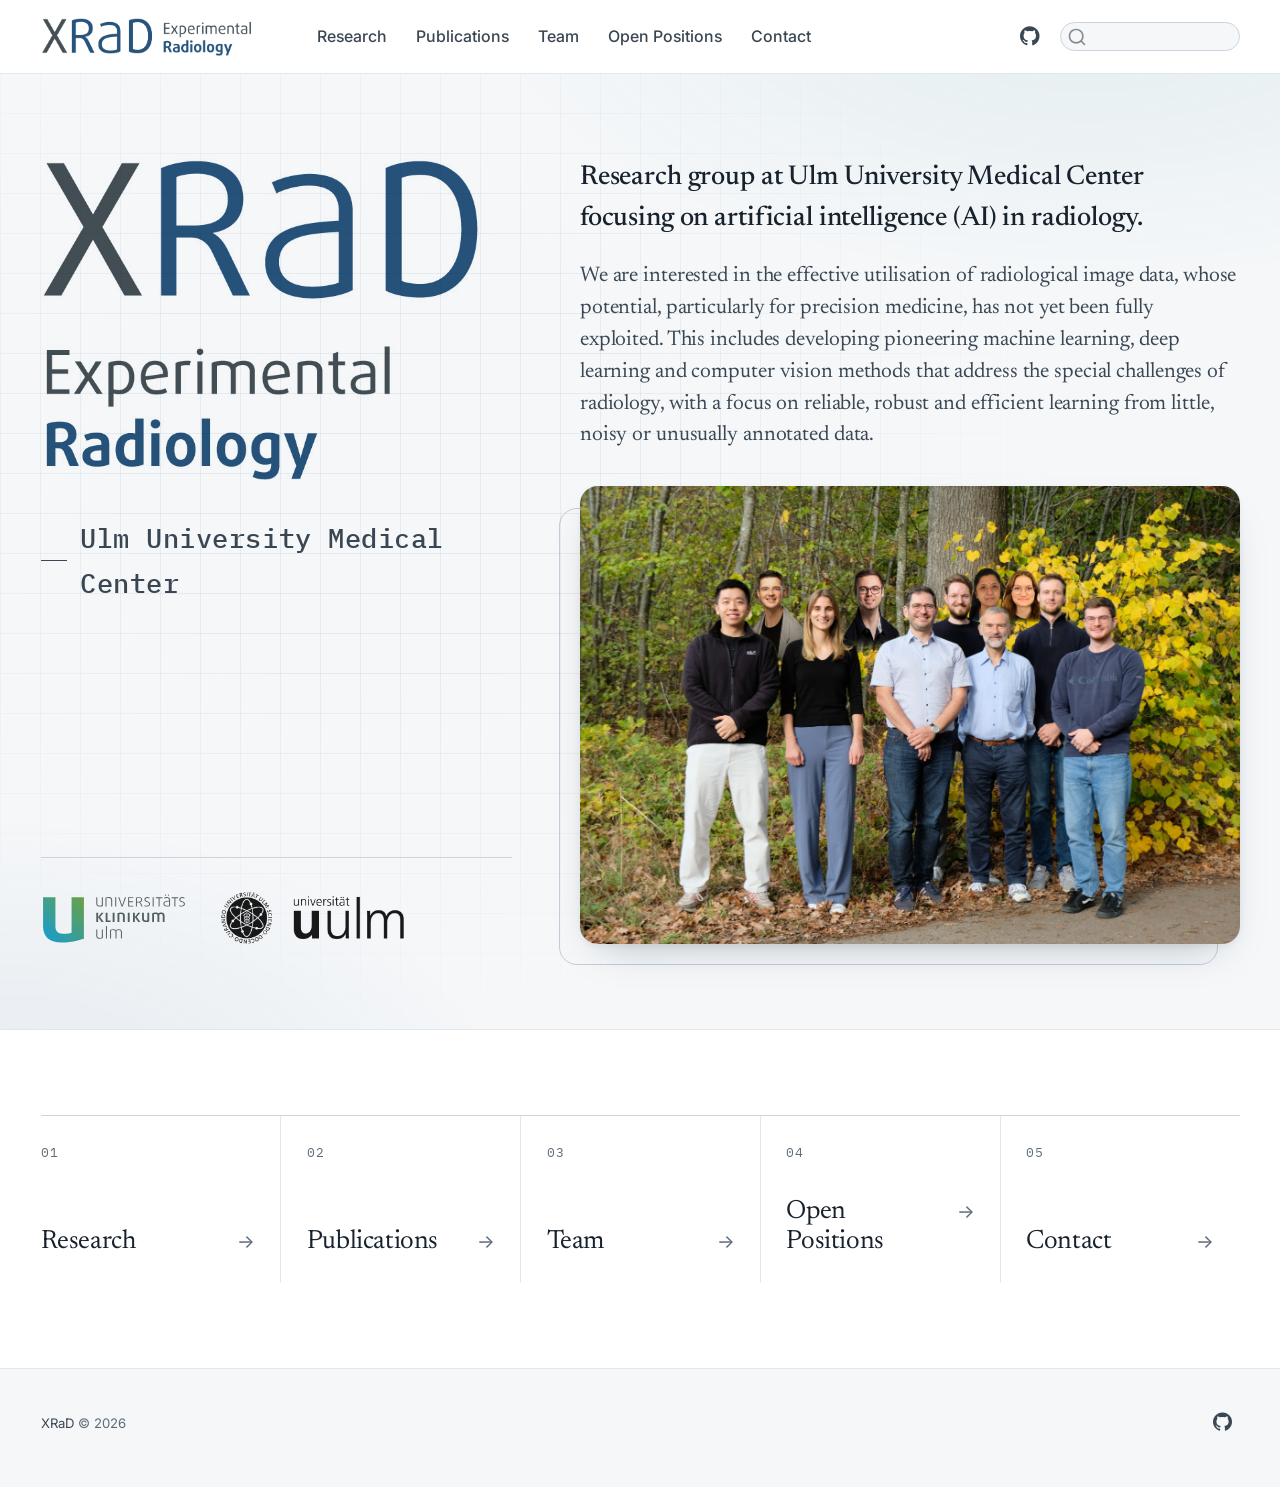
<file: docs/index.html>
<!DOCTYPE html>
<html xmlns="http://www.w3.org/1999/xhtml" lang="en" xml:lang="en"><head>

<meta charset="utf-8">
<meta name="generator" content="quarto-1.6.42">

<meta name="viewport" content="width=device-width, initial-scale=1.0, user-scalable=yes">

<meta name="author" content="XRaD">
<meta name="description" content="Group Website for the Section of Experimental Radiology from Ulm University Medical Center">

<title>Experimental Radiology</title>
<style>
code{white-space: pre-wrap;}
span.smallcaps{font-variant: small-caps;}
div.columns{display: flex; gap: min(4vw, 1.5em);}
div.column{flex: auto; overflow-x: auto;}
div.hanging-indent{margin-left: 1.5em; text-indent: -1.5em;}
ul.task-list{list-style: none;}
ul.task-list li input[type="checkbox"] {
  width: 0.8em;
  margin: 0 0.8em 0.2em -1em; /* quarto-specific, see https://github.com/quarto-dev/quarto-cli/issues/4556 */ 
  vertical-align: middle;
}
</style>


<script src="site_libs/quarto-nav/quarto-nav.js"></script>
<script src="site_libs/quarto-nav/headroom.min.js"></script>
<script src="site_libs/clipboard/clipboard.min.js"></script>
<script src="site_libs/quarto-search/autocomplete.umd.js"></script>
<script src="site_libs/quarto-search/fuse.min.js"></script>
<script src="site_libs/quarto-search/quarto-search.js"></script>
<meta name="quarto:offset" content="./">
<script src="site_libs/quarto-html/quarto.js"></script>
<script src="site_libs/quarto-html/popper.min.js"></script>
<script src="site_libs/quarto-html/tippy.umd.min.js"></script>
<script src="site_libs/quarto-html/anchor.min.js"></script>
<link href="site_libs/quarto-html/tippy.css" rel="stylesheet">
<link href="site_libs/quarto-html/quarto-syntax-highlighting-f1ecb053a10f5b9a1a6aecac85bd9925.css" rel="stylesheet" id="quarto-text-highlighting-styles">
<script src="site_libs/bootstrap/bootstrap.min.js"></script>
<link href="site_libs/bootstrap/bootstrap-icons.css" rel="stylesheet">
<link href="site_libs/bootstrap/bootstrap-2dcc1a31c913ac4f648904e2441b1ff9.min.css" rel="stylesheet" append-hash="true" id="quarto-bootstrap" data-mode="light">
<script id="quarto-search-options" type="application/json">{
  "location": "navbar",
  "copy-button": false,
  "collapse-after": 3,
  "panel-placement": "end",
  "type": "textbox",
  "limit": 50,
  "keyboard-shortcut": [
    "f",
    "/",
    "s"
  ],
  "language": {
    "search-no-results-text": "No results",
    "search-matching-documents-text": "matching documents",
    "search-copy-link-title": "Copy link to search",
    "search-hide-matches-text": "Hide additional matches",
    "search-more-match-text": "more match in this document",
    "search-more-matches-text": "more matches in this document",
    "search-clear-button-title": "Clear",
    "search-text-placeholder": "",
    "search-detached-cancel-button-title": "Cancel",
    "search-submit-button-title": "Submit",
    "search-label": "Search"
  }
}</script>
<link rel="preconnect" href="https://fonts.googleapis.com">
<link rel="preconnect" href="https://fonts.gstatic.com" crossorigin="">
<link href="https://fonts.googleapis.com/css2?family=IBM+Plex+Mono:wght@400;500&amp;family=Inter:wght@400;500;600;700&amp;family=Newsreader:ital,opsz,wght@0,6..72,400;0,6..72,500;0,6..72,600;1,6..72,400&amp;display=swap" rel="stylesheet">
<script>document.documentElement.classList.add("js");</script>


<link rel="stylesheet" href="styles.css">
<meta property="og:title" content="Experimental Radiology">
<meta property="og:image" content="files/images/XRAD_hoch_E_RGB.jpg">
<meta property="og:site_name" content="Experimental Radiology">
<meta name="twitter:title" content="Experimental Radiology">
<meta name="twitter:image" content="files/images/XRAD_hoch_E_RGB.jpg">
<meta name="twitter:card" content="summary_large_image">
</head>

<body class="nav-fixed home-page">

<div id="quarto-search-results"></div>
  <header id="quarto-header" class="headroom fixed-top">
    <nav class="navbar navbar-expand-lg " data-bs-theme="dark">
      <div class="navbar-container container-fluid">
      <div class="navbar-brand-container mx-auto">
    <a href="./index.html" class="navbar-brand navbar-brand-logo">
    <img src="./files/images/XRAD_quer_E_RGB.png" alt="XRaD group logo" class="navbar-logo">
    </a>
  </div>
            <div id="quarto-search" class="" title="Search"></div>
          <button class="navbar-toggler" type="button" data-bs-toggle="collapse" data-bs-target="#navbarCollapse" aria-controls="navbarCollapse" role="menu" aria-expanded="false" aria-label="Toggle navigation" onclick="if (window.quartoToggleHeadroom) { window.quartoToggleHeadroom(); }">
  <span class="navbar-toggler-icon"></span>
</button>
          <div class="collapse navbar-collapse" id="navbarCollapse">
            <ul class="navbar-nav navbar-nav-scroll me-auto">
  <li class="nav-item">
    <a class="nav-link" href="./research.html"> 
<span class="menu-text">Research</span></a>
  </li>  
  <li class="nav-item">
    <a class="nav-link" href="./publications.html"> 
<span class="menu-text">Publications</span></a>
  </li>  
  <li class="nav-item">
    <a class="nav-link" href="./people.html"> 
<span class="menu-text">Team</span></a>
  </li>  
  <li class="nav-item">
    <a class="nav-link" href="./open_positions.html"> 
<span class="menu-text">Open Positions</span></a>
  </li>  
  <li class="nav-item">
    <a class="nav-link" href="./contact.html"> 
<span class="menu-text">Contact</span></a>
  </li>  
</ul>
            <ul class="navbar-nav navbar-nav-scroll ms-auto">
  <li class="nav-item compact">
    <a class="nav-link" href="https://github.com/XRad-Ulm" target="_blank"> <i class="bi bi-github" role="img">
</i> 
<span class="menu-text"></span></a>
  </li>  
</ul>
          </div> <!-- /navcollapse -->
            <div class="quarto-navbar-tools">
</div>
      </div> <!-- /container-fluid -->
    </nav>
</header>
<!-- content -->
<div id="quarto-content" class="quarto-container page-columns page-rows-contents page-layout-full page-navbar">
<!-- sidebar -->
<!-- margin-sidebar -->
    
<!-- main -->
<main class="content column-page" id="quarto-document-content"><header id="title-block-header" class="quarto-title-block"><h1 class="title display-7">Ulm University Medical Center</h1></header>

<header id="title-block-header">


</header>


<div class="home-hero">
<div class="hero-identity">
<h1 class="hero-logo">
<img src="files/images/XRAD_hoch_E_RGB.jpg" alt="XRaD – Experimental Radiology">
</h1>
<p><span class="hero-institution">Ulm University Medical Center</span></p>
<div class="hero-affiliations">
<p><a href="https://www.uniklinik-ulm.de/radiologie-diagnostische-und-interventionelle/schwerpunkte-sektionen/sektion-experimentelle-radiologie.html" class="affiliation affiliation-clinic" target="_blank" rel="noopener"><span class="visually-hidden">Clinic</span></a> <a href="https://www.uni-ulm.de/en/" class="affiliation affiliation-university" target="_blank" rel="noopener"><span class="visually-hidden">University</span></a></p>
</div>
</div>
<div class="hero-statement">
<p><span class="hero-tagline">Research group at Ulm University Medical Center focusing on artificial intelligence (AI) in radiology.</span></p>
<p>We are interested in the effective utilisation of radiological image data, whose potential, particularly for precision medicine, has not yet been fully exploited. This includes developing pioneering machine learning, deep learning and computer vision methods that address the special challenges of radiology, with a focus on reliable, robust and efficient learning from little, noisy or unusually annotated data.</p>
</div>
<div class="hero-photo">
<p><img src="files/images/group_photo.JPG" class="img-fluid" alt="XRaD group photo"></p>
</div>
</div>
<div class="home-links">
<p><a href="./research.html"><span class="home-link-label">Research</span></a> <a href="./publications.html"><span class="home-link-label">Publications</span></a> <a href="./people.html"><span class="home-link-label">Team</span></a> <a href="./open_positions.html"><span class="home-link-label">Open Positions</span></a> <a href="./contact.html"><span class="home-link-label">Contact</span></a></p>
</div>



</main> <!-- /main -->
<script>
// Fade content in as it scrolls into view. Skipped when the reader prefers reduced motion.
(function () {
  var items = document.querySelectorAll(".research-card, .team-card, .home-links a, .contact-grid > *, .position-panel");
  if (!("IntersectionObserver" in window) || window.matchMedia("(prefers-reduced-motion: reduce)").matches) return;
  var io = new IntersectionObserver(function (entries) {
    entries.forEach(function (e) {
      if (e.isIntersecting) { e.target.classList.add("is-visible"); io.unobserve(e.target); }
    });
  }, { rootMargin: "0px 0px -8% 0px" });
  items.forEach(function (el, i) {
    el.classList.add("reveal");
    el.style.setProperty("--reveal-delay", (i % 4) * 60 + "ms");
    io.observe(el);
  });
})();

// Publications: build the year index from the year headings.
(function () {
  var nav = document.querySelector(".pub-years");
  if (!nav) return;
  document.querySelectorAll("h2.pub-year").forEach(function (h) {
    var a = document.createElement("a");
    a.href = "#" + (h.id || h.closest("section").id);
    a.textContent = h.textContent.trim();
    nav.appendChild(a);
  });
})();
</script>
<script id="quarto-html-after-body" type="application/javascript">
window.document.addEventListener("DOMContentLoaded", function (event) {
  const toggleBodyColorMode = (bsSheetEl) => {
    const mode = bsSheetEl.getAttribute("data-mode");
    const bodyEl = window.document.querySelector("body");
    if (mode === "dark") {
      bodyEl.classList.add("quarto-dark");
      bodyEl.classList.remove("quarto-light");
    } else {
      bodyEl.classList.add("quarto-light");
      bodyEl.classList.remove("quarto-dark");
    }
  }
  const toggleBodyColorPrimary = () => {
    const bsSheetEl = window.document.querySelector("link#quarto-bootstrap");
    if (bsSheetEl) {
      toggleBodyColorMode(bsSheetEl);
    }
  }
  toggleBodyColorPrimary();  
  const icon = "";
  const anchorJS = new window.AnchorJS();
  anchorJS.options = {
    placement: 'right',
    icon: icon
  };
  anchorJS.add('.anchored');
  const isCodeAnnotation = (el) => {
    for (const clz of el.classList) {
      if (clz.startsWith('code-annotation-')) {                     
        return true;
      }
    }
    return false;
  }
  const onCopySuccess = function(e) {
    // button target
    const button = e.trigger;
    // don't keep focus
    button.blur();
    // flash "checked"
    button.classList.add('code-copy-button-checked');
    var currentTitle = button.getAttribute("title");
    button.setAttribute("title", "Copied!");
    let tooltip;
    if (window.bootstrap) {
      button.setAttribute("data-bs-toggle", "tooltip");
      button.setAttribute("data-bs-placement", "left");
      button.setAttribute("data-bs-title", "Copied!");
      tooltip = new bootstrap.Tooltip(button, 
        { trigger: "manual", 
          customClass: "code-copy-button-tooltip",
          offset: [0, -8]});
      tooltip.show();    
    }
    setTimeout(function() {
      if (tooltip) {
        tooltip.hide();
        button.removeAttribute("data-bs-title");
        button.removeAttribute("data-bs-toggle");
        button.removeAttribute("data-bs-placement");
      }
      button.setAttribute("title", currentTitle);
      button.classList.remove('code-copy-button-checked');
    }, 1000);
    // clear code selection
    e.clearSelection();
  }
  const getTextToCopy = function(trigger) {
      const codeEl = trigger.previousElementSibling.cloneNode(true);
      for (const childEl of codeEl.children) {
        if (isCodeAnnotation(childEl)) {
          childEl.remove();
        }
      }
      return codeEl.innerText;
  }
  const clipboard = new window.ClipboardJS('.code-copy-button:not([data-in-quarto-modal])', {
    text: getTextToCopy
  });
  clipboard.on('success', onCopySuccess);
  if (window.document.getElementById('quarto-embedded-source-code-modal')) {
    const clipboardModal = new window.ClipboardJS('.code-copy-button[data-in-quarto-modal]', {
      text: getTextToCopy,
      container: window.document.getElementById('quarto-embedded-source-code-modal')
    });
    clipboardModal.on('success', onCopySuccess);
  }
    var localhostRegex = new RegExp(/^(?:http|https):\/\/localhost\:?[0-9]*\//);
    var mailtoRegex = new RegExp(/^mailto:/);
      var filterRegex = new RegExp('/' + window.location.host + '/');
    var isInternal = (href) => {
        return filterRegex.test(href) || localhostRegex.test(href) || mailtoRegex.test(href);
    }
    // Inspect non-navigation links and adorn them if external
 	var links = window.document.querySelectorAll('a[href]:not(.nav-link):not(.navbar-brand):not(.toc-action):not(.sidebar-link):not(.sidebar-item-toggle):not(.pagination-link):not(.no-external):not([aria-hidden]):not(.dropdown-item):not(.quarto-navigation-tool):not(.about-link)');
    for (var i=0; i<links.length; i++) {
      const link = links[i];
      if (!isInternal(link.href)) {
        // undo the damage that might have been done by quarto-nav.js in the case of
        // links that we want to consider external
        if (link.dataset.originalHref !== undefined) {
          link.href = link.dataset.originalHref;
        }
          // target, if specified
          link.setAttribute("target", "_blank");
          if (link.getAttribute("rel") === null) {
            link.setAttribute("rel", "noopener");
          }
      }
    }
  function tippyHover(el, contentFn, onTriggerFn, onUntriggerFn) {
    const config = {
      allowHTML: true,
      maxWidth: 500,
      delay: 100,
      arrow: false,
      appendTo: function(el) {
          return el.parentElement;
      },
      interactive: true,
      interactiveBorder: 10,
      theme: 'quarto',
      placement: 'bottom-start',
    };
    if (contentFn) {
      config.content = contentFn;
    }
    if (onTriggerFn) {
      config.onTrigger = onTriggerFn;
    }
    if (onUntriggerFn) {
      config.onUntrigger = onUntriggerFn;
    }
    window.tippy(el, config); 
  }
  const noterefs = window.document.querySelectorAll('a[role="doc-noteref"]');
  for (var i=0; i<noterefs.length; i++) {
    const ref = noterefs[i];
    tippyHover(ref, function() {
      // use id or data attribute instead here
      let href = ref.getAttribute('data-footnote-href') || ref.getAttribute('href');
      try { href = new URL(href).hash; } catch {}
      const id = href.replace(/^#\/?/, "");
      const note = window.document.getElementById(id);
      if (note) {
        return note.innerHTML;
      } else {
        return "";
      }
    });
  }
  const xrefs = window.document.querySelectorAll('a.quarto-xref');
  const processXRef = (id, note) => {
    // Strip column container classes
    const stripColumnClz = (el) => {
      el.classList.remove("page-full", "page-columns");
      if (el.children) {
        for (const child of el.children) {
          stripColumnClz(child);
        }
      }
    }
    stripColumnClz(note)
    if (id === null || id.startsWith('sec-')) {
      // Special case sections, only their first couple elements
      const container = document.createElement("div");
      if (note.children && note.children.length > 2) {
        container.appendChild(note.children[0].cloneNode(true));
        for (let i = 1; i < note.children.length; i++) {
          const child = note.children[i];
          if (child.tagName === "P" && child.innerText === "") {
            continue;
          } else {
            container.appendChild(child.cloneNode(true));
            break;
          }
        }
        if (window.Quarto?.typesetMath) {
          window.Quarto.typesetMath(container);
        }
        return container.innerHTML
      } else {
        if (window.Quarto?.typesetMath) {
          window.Quarto.typesetMath(note);
        }
        return note.innerHTML;
      }
    } else {
      // Remove any anchor links if they are present
      const anchorLink = note.querySelector('a.anchorjs-link');
      if (anchorLink) {
        anchorLink.remove();
      }
      if (window.Quarto?.typesetMath) {
        window.Quarto.typesetMath(note);
      }
      if (note.classList.contains("callout")) {
        return note.outerHTML;
      } else {
        return note.innerHTML;
      }
    }
  }
  for (var i=0; i<xrefs.length; i++) {
    const xref = xrefs[i];
    tippyHover(xref, undefined, function(instance) {
      instance.disable();
      let url = xref.getAttribute('href');
      let hash = undefined; 
      if (url.startsWith('#')) {
        hash = url;
      } else {
        try { hash = new URL(url).hash; } catch {}
      }
      if (hash) {
        const id = hash.replace(/^#\/?/, "");
        const note = window.document.getElementById(id);
        if (note !== null) {
          try {
            const html = processXRef(id, note.cloneNode(true));
            instance.setContent(html);
          } finally {
            instance.enable();
            instance.show();
          }
        } else {
          // See if we can fetch this
          fetch(url.split('#')[0])
          .then(res => res.text())
          .then(html => {
            const parser = new DOMParser();
            const htmlDoc = parser.parseFromString(html, "text/html");
            const note = htmlDoc.getElementById(id);
            if (note !== null) {
              const html = processXRef(id, note);
              instance.setContent(html);
            } 
          }).finally(() => {
            instance.enable();
            instance.show();
          });
        }
      } else {
        // See if we can fetch a full url (with no hash to target)
        // This is a special case and we should probably do some content thinning / targeting
        fetch(url)
        .then(res => res.text())
        .then(html => {
          const parser = new DOMParser();
          const htmlDoc = parser.parseFromString(html, "text/html");
          const note = htmlDoc.querySelector('main.content');
          if (note !== null) {
            // This should only happen for chapter cross references
            // (since there is no id in the URL)
            // remove the first header
            if (note.children.length > 0 && note.children[0].tagName === "HEADER") {
              note.children[0].remove();
            }
            const html = processXRef(null, note);
            instance.setContent(html);
          } 
        }).finally(() => {
          instance.enable();
          instance.show();
        });
      }
    }, function(instance) {
    });
  }
      let selectedAnnoteEl;
      const selectorForAnnotation = ( cell, annotation) => {
        let cellAttr = 'data-code-cell="' + cell + '"';
        let lineAttr = 'data-code-annotation="' +  annotation + '"';
        const selector = 'span[' + cellAttr + '][' + lineAttr + ']';
        return selector;
      }
      const selectCodeLines = (annoteEl) => {
        const doc = window.document;
        const targetCell = annoteEl.getAttribute("data-target-cell");
        const targetAnnotation = annoteEl.getAttribute("data-target-annotation");
        const annoteSpan = window.document.querySelector(selectorForAnnotation(targetCell, targetAnnotation));
        const lines = annoteSpan.getAttribute("data-code-lines").split(",");
        const lineIds = lines.map((line) => {
          return targetCell + "-" + line;
        })
        let top = null;
        let height = null;
        let parent = null;
        if (lineIds.length > 0) {
            //compute the position of the single el (top and bottom and make a div)
            const el = window.document.getElementById(lineIds[0]);
            top = el.offsetTop;
            height = el.offsetHeight;
            parent = el.parentElement.parentElement;
          if (lineIds.length > 1) {
            const lastEl = window.document.getElementById(lineIds[lineIds.length - 1]);
            const bottom = lastEl.offsetTop + lastEl.offsetHeight;
            height = bottom - top;
          }
          if (top !== null && height !== null && parent !== null) {
            // cook up a div (if necessary) and position it 
            let div = window.document.getElementById("code-annotation-line-highlight");
            if (div === null) {
              div = window.document.createElement("div");
              div.setAttribute("id", "code-annotation-line-highlight");
              div.style.position = 'absolute';
              parent.appendChild(div);
            }
            div.style.top = top - 2 + "px";
            div.style.height = height + 4 + "px";
            div.style.left = 0;
            let gutterDiv = window.document.getElementById("code-annotation-line-highlight-gutter");
            if (gutterDiv === null) {
              gutterDiv = window.document.createElement("div");
              gutterDiv.setAttribute("id", "code-annotation-line-highlight-gutter");
              gutterDiv.style.position = 'absolute';
              const codeCell = window.document.getElementById(targetCell);
              const gutter = codeCell.querySelector('.code-annotation-gutter');
              gutter.appendChild(gutterDiv);
            }
            gutterDiv.style.top = top - 2 + "px";
            gutterDiv.style.height = height + 4 + "px";
          }
          selectedAnnoteEl = annoteEl;
        }
      };
      const unselectCodeLines = () => {
        const elementsIds = ["code-annotation-line-highlight", "code-annotation-line-highlight-gutter"];
        elementsIds.forEach((elId) => {
          const div = window.document.getElementById(elId);
          if (div) {
            div.remove();
          }
        });
        selectedAnnoteEl = undefined;
      };
        // Handle positioning of the toggle
    window.addEventListener(
      "resize",
      throttle(() => {
        elRect = undefined;
        if (selectedAnnoteEl) {
          selectCodeLines(selectedAnnoteEl);
        }
      }, 10)
    );
    function throttle(fn, ms) {
    let throttle = false;
    let timer;
      return (...args) => {
        if(!throttle) { // first call gets through
            fn.apply(this, args);
            throttle = true;
        } else { // all the others get throttled
            if(timer) clearTimeout(timer); // cancel #2
            timer = setTimeout(() => {
              fn.apply(this, args);
              timer = throttle = false;
            }, ms);
        }
      };
    }
      // Attach click handler to the DT
      const annoteDls = window.document.querySelectorAll('dt[data-target-cell]');
      for (const annoteDlNode of annoteDls) {
        annoteDlNode.addEventListener('click', (event) => {
          const clickedEl = event.target;
          if (clickedEl !== selectedAnnoteEl) {
            unselectCodeLines();
            const activeEl = window.document.querySelector('dt[data-target-cell].code-annotation-active');
            if (activeEl) {
              activeEl.classList.remove('code-annotation-active');
            }
            selectCodeLines(clickedEl);
            clickedEl.classList.add('code-annotation-active');
          } else {
            // Unselect the line
            unselectCodeLines();
            clickedEl.classList.remove('code-annotation-active');
          }
        });
      }
  const findCites = (el) => {
    const parentEl = el.parentElement;
    if (parentEl) {
      const cites = parentEl.dataset.cites;
      if (cites) {
        return {
          el,
          cites: cites.split(' ')
        };
      } else {
        return findCites(el.parentElement)
      }
    } else {
      return undefined;
    }
  };
  var bibliorefs = window.document.querySelectorAll('a[role="doc-biblioref"]');
  for (var i=0; i<bibliorefs.length; i++) {
    const ref = bibliorefs[i];
    const citeInfo = findCites(ref);
    if (citeInfo) {
      tippyHover(citeInfo.el, function() {
        var popup = window.document.createElement('div');
        citeInfo.cites.forEach(function(cite) {
          var citeDiv = window.document.createElement('div');
          citeDiv.classList.add('hanging-indent');
          citeDiv.classList.add('csl-entry');
          var biblioDiv = window.document.getElementById('ref-' + cite);
          if (biblioDiv) {
            citeDiv.innerHTML = biblioDiv.innerHTML;
          }
          popup.appendChild(citeDiv);
        });
        return popup.innerHTML;
      });
    }
  }
});
</script>
</div> <!-- /content -->
<footer class="footer">
  <div class="nav-footer">
    <div class="nav-footer-left">
<a href="https://github.com/XRad-Ulm">XRaD</a> ©
<script>document.write(new Date().getFullYear())</script>
</div>   
    <div class="nav-footer-center">
      &nbsp;
    </div>
    <div class="nav-footer-right">
      <ul class="footer-items list-unstyled">
    <li class="nav-item compact">
    <a class="nav-link" href="https://github.com/XRad-Ulm" target="_blank">
      <i class="bi bi-github" role="img">
</i> 
    </a>
  </li>  
</ul>
    </div>
  </div>
</footer>




</body></html>
</file>
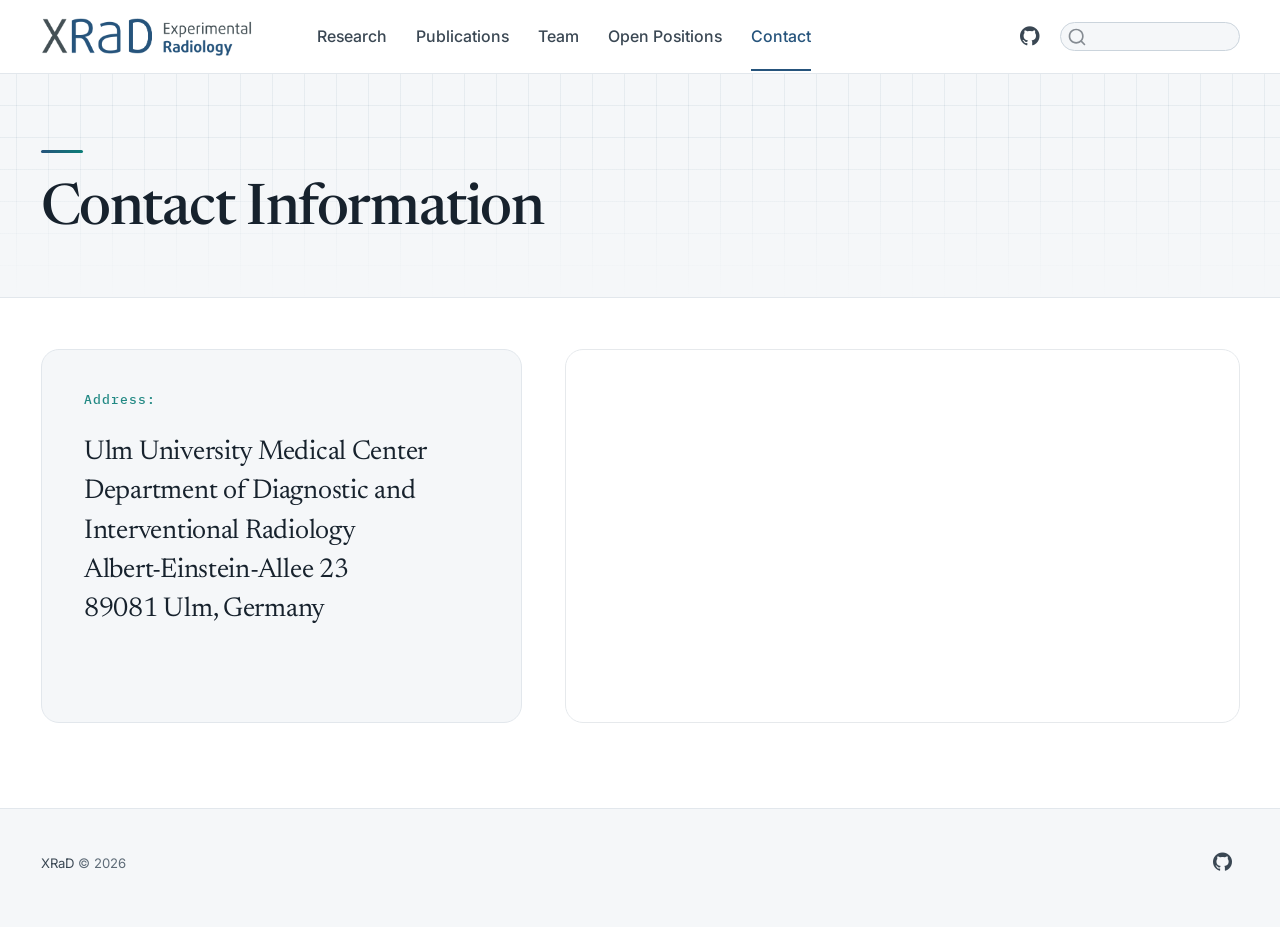
<file: docs/contact.html>
<!DOCTYPE html>
<html xmlns="http://www.w3.org/1999/xhtml" lang="en" xml:lang="en"><head>

<meta charset="utf-8">
<meta name="generator" content="quarto-1.6.42">

<meta name="viewport" content="width=device-width, initial-scale=1.0, user-scalable=yes">

<meta name="author" content="XRaD">
<meta name="description" content="Reach out to our group with questions and comments">

<title>Contact Information – Experimental Radiology</title>
<style>
code{white-space: pre-wrap;}
span.smallcaps{font-variant: small-caps;}
div.columns{display: flex; gap: min(4vw, 1.5em);}
div.column{flex: auto; overflow-x: auto;}
div.hanging-indent{margin-left: 1.5em; text-indent: -1.5em;}
ul.task-list{list-style: none;}
ul.task-list li input[type="checkbox"] {
  width: 0.8em;
  margin: 0 0.8em 0.2em -1em; /* quarto-specific, see https://github.com/quarto-dev/quarto-cli/issues/4556 */ 
  vertical-align: middle;
}
</style>


<script src="site_libs/quarto-nav/quarto-nav.js"></script>
<script src="site_libs/quarto-nav/headroom.min.js"></script>
<script src="site_libs/clipboard/clipboard.min.js"></script>
<script src="site_libs/quarto-search/autocomplete.umd.js"></script>
<script src="site_libs/quarto-search/fuse.min.js"></script>
<script src="site_libs/quarto-search/quarto-search.js"></script>
<meta name="quarto:offset" content="./">
<script src="site_libs/quarto-html/quarto.js"></script>
<script src="site_libs/quarto-html/popper.min.js"></script>
<script src="site_libs/quarto-html/tippy.umd.min.js"></script>
<script src="site_libs/quarto-html/anchor.min.js"></script>
<link href="site_libs/quarto-html/tippy.css" rel="stylesheet">
<link href="site_libs/quarto-html/quarto-syntax-highlighting-f1ecb053a10f5b9a1a6aecac85bd9925.css" rel="stylesheet" id="quarto-text-highlighting-styles">
<script src="site_libs/bootstrap/bootstrap.min.js"></script>
<link href="site_libs/bootstrap/bootstrap-icons.css" rel="stylesheet">
<link href="site_libs/bootstrap/bootstrap-0ffe5414e5b77ad9bf2b03d154fe2aae.min.css" rel="stylesheet" append-hash="true" id="quarto-bootstrap" data-mode="light">
<script id="quarto-search-options" type="application/json">{
  "location": "navbar",
  "copy-button": false,
  "collapse-after": 3,
  "panel-placement": "end",
  "type": "textbox",
  "limit": 50,
  "keyboard-shortcut": [
    "f",
    "/",
    "s"
  ],
  "language": {
    "search-no-results-text": "No results",
    "search-matching-documents-text": "matching documents",
    "search-copy-link-title": "Copy link to search",
    "search-hide-matches-text": "Hide additional matches",
    "search-more-match-text": "more match in this document",
    "search-more-matches-text": "more matches in this document",
    "search-clear-button-title": "Clear",
    "search-text-placeholder": "",
    "search-detached-cancel-button-title": "Cancel",
    "search-submit-button-title": "Submit",
    "search-label": "Search"
  }
}</script>
<link rel="preconnect" href="https://fonts.googleapis.com">
<link rel="preconnect" href="https://fonts.gstatic.com" crossorigin="">
<link href="https://fonts.googleapis.com/css2?family=IBM+Plex+Mono:wght@400;500&amp;family=Inter:wght@400;500;600;700&amp;family=Newsreader:ital,opsz,wght@0,6..72,400;0,6..72,500;0,6..72,600;1,6..72,400&amp;display=swap" rel="stylesheet">
<script>document.documentElement.classList.add("js");</script>


<link rel="stylesheet" href="styles.css">
<meta property="og:title" content="Contact Information – Experimental Radiology">
<meta property="og:image" content="files/images/XRAD_hoch_E_RGB.jpg">
<meta property="og:site_name" content="Experimental Radiology">
<meta name="twitter:title" content="Contact Information – Experimental Radiology">
<meta name="twitter:image" content="files/images/XRAD_hoch_E_RGB.jpg">
<meta name="twitter:card" content="summary_large_image">
</head>

<body class="nav-fixed">

<div id="quarto-search-results"></div>
  <header id="quarto-header" class="headroom fixed-top">
    <nav class="navbar navbar-expand-lg " data-bs-theme="dark">
      <div class="navbar-container container-fluid">
      <div class="navbar-brand-container mx-auto">
    <a href="./index.html" class="navbar-brand navbar-brand-logo">
    <img src="./files/images/XRAD_quer_E_RGB.png" alt="XRaD group logo" class="navbar-logo">
    </a>
  </div>
            <div id="quarto-search" class="" title="Search"></div>
          <button class="navbar-toggler" type="button" data-bs-toggle="collapse" data-bs-target="#navbarCollapse" aria-controls="navbarCollapse" role="menu" aria-expanded="false" aria-label="Toggle navigation" onclick="if (window.quartoToggleHeadroom) { window.quartoToggleHeadroom(); }">
  <span class="navbar-toggler-icon"></span>
</button>
          <div class="collapse navbar-collapse" id="navbarCollapse">
            <ul class="navbar-nav navbar-nav-scroll me-auto">
  <li class="nav-item">
    <a class="nav-link" href="./research.html"> 
<span class="menu-text">Research</span></a>
  </li>  
  <li class="nav-item">
    <a class="nav-link" href="./publications.html"> 
<span class="menu-text">Publications</span></a>
  </li>  
  <li class="nav-item">
    <a class="nav-link" href="./people.html"> 
<span class="menu-text">Team</span></a>
  </li>  
  <li class="nav-item">
    <a class="nav-link" href="./open_positions.html"> 
<span class="menu-text">Open Positions</span></a>
  </li>  
  <li class="nav-item">
    <a class="nav-link active" href="./contact.html" aria-current="page"> 
<span class="menu-text">Contact</span></a>
  </li>  
</ul>
            <ul class="navbar-nav navbar-nav-scroll ms-auto">
  <li class="nav-item compact">
    <a class="nav-link" href="https://github.com/XRad-Ulm" target="_blank"> <i class="bi bi-github" role="img">
</i> 
<span class="menu-text"></span></a>
  </li>  
</ul>
          </div> <!-- /navcollapse -->
            <div class="quarto-navbar-tools">
</div>
      </div> <!-- /container-fluid -->
    </nav>
</header>
<!-- content -->
<div id="quarto-content" class="quarto-container page-columns page-rows-contents page-layout-full page-navbar">
<!-- sidebar -->
<!-- margin-sidebar -->
    
<!-- main -->
<main class="content column-page" id="quarto-document-content">

<header id="title-block-header" class="quarto-title-block default">
<div class="quarto-title">
<h1 class="title">Contact Information</h1>
</div>



<div class="quarto-title-meta column-page">

    
  
    
  </div>
  


</header>


<div class="contact-grid">
<section id="address" class="level3 contact-card">
<h3 class="anchored" data-anchor-id="address">Address:</h3>
<div class="contact-address">
<p>Ulm University Medical Center<br>
Department of Diagnostic and Interventional Radiology<br>
Albert-Einstein-Allee 23<br>
89081 Ulm, Germany</p>
</div>
</section>
<iframe src="https://www.google.com/maps/embed?pb=!1m18!1m12!1m3!1d2647.7815541259906!2d9.950061776979124!3d48.42233797127638!2m3!1f0!2f0!3f0!3m2!1i1024!2i768!4f13.1!3m3!1m2!1s0x479965d06250869d%3A0x95688a3b1f6d4e2e!2sUniversity%20Hospital%20Of%20Ulm!5e0!3m2!1sen!2sde!4v1743246441594!5m2!1sen!2sde" class="contact-map" title="Map: University Hospital Of Ulm" style="border:0;" allowfullscreen="" loading="lazy" referrerpolicy="no-referrer-when-downgrade">
</iframe>
</div>



</main> <!-- /main -->
<script>
// Fade content in as it scrolls into view. Skipped when the reader prefers reduced motion.
(function () {
  var items = document.querySelectorAll(".research-card, .team-card, .home-links a, .contact-grid > *, .position-panel");
  if (!("IntersectionObserver" in window) || window.matchMedia("(prefers-reduced-motion: reduce)").matches) return;
  var io = new IntersectionObserver(function (entries) {
    entries.forEach(function (e) {
      if (e.isIntersecting) { e.target.classList.add("is-visible"); io.unobserve(e.target); }
    });
  }, { rootMargin: "0px 0px -8% 0px" });
  items.forEach(function (el, i) {
    el.classList.add("reveal");
    el.style.setProperty("--reveal-delay", (i % 4) * 60 + "ms");
    io.observe(el);
  });
})();

// Publications: build the year index from the year headings.
(function () {
  var nav = document.querySelector(".pub-years");
  if (!nav) return;
  document.querySelectorAll("h2.pub-year").forEach(function (h) {
    var a = document.createElement("a");
    a.href = "#" + (h.id || h.closest("section").id);
    a.textContent = h.textContent.trim();
    nav.appendChild(a);
  });
})();
</script>
<script id="quarto-html-after-body" type="application/javascript">
window.document.addEventListener("DOMContentLoaded", function (event) {
  const toggleBodyColorMode = (bsSheetEl) => {
    const mode = bsSheetEl.getAttribute("data-mode");
    const bodyEl = window.document.querySelector("body");
    if (mode === "dark") {
      bodyEl.classList.add("quarto-dark");
      bodyEl.classList.remove("quarto-light");
    } else {
      bodyEl.classList.add("quarto-light");
      bodyEl.classList.remove("quarto-dark");
    }
  }
  const toggleBodyColorPrimary = () => {
    const bsSheetEl = window.document.querySelector("link#quarto-bootstrap");
    if (bsSheetEl) {
      toggleBodyColorMode(bsSheetEl);
    }
  }
  toggleBodyColorPrimary();  
  const icon = "";
  const anchorJS = new window.AnchorJS();
  anchorJS.options = {
    placement: 'right',
    icon: icon
  };
  anchorJS.add('.anchored');
  const isCodeAnnotation = (el) => {
    for (const clz of el.classList) {
      if (clz.startsWith('code-annotation-')) {                     
        return true;
      }
    }
    return false;
  }
  const onCopySuccess = function(e) {
    // button target
    const button = e.trigger;
    // don't keep focus
    button.blur();
    // flash "checked"
    button.classList.add('code-copy-button-checked');
    var currentTitle = button.getAttribute("title");
    button.setAttribute("title", "Copied!");
    let tooltip;
    if (window.bootstrap) {
      button.setAttribute("data-bs-toggle", "tooltip");
      button.setAttribute("data-bs-placement", "left");
      button.setAttribute("data-bs-title", "Copied!");
      tooltip = new bootstrap.Tooltip(button, 
        { trigger: "manual", 
          customClass: "code-copy-button-tooltip",
          offset: [0, -8]});
      tooltip.show();    
    }
    setTimeout(function() {
      if (tooltip) {
        tooltip.hide();
        button.removeAttribute("data-bs-title");
        button.removeAttribute("data-bs-toggle");
        button.removeAttribute("data-bs-placement");
      }
      button.setAttribute("title", currentTitle);
      button.classList.remove('code-copy-button-checked');
    }, 1000);
    // clear code selection
    e.clearSelection();
  }
  const getTextToCopy = function(trigger) {
      const codeEl = trigger.previousElementSibling.cloneNode(true);
      for (const childEl of codeEl.children) {
        if (isCodeAnnotation(childEl)) {
          childEl.remove();
        }
      }
      return codeEl.innerText;
  }
  const clipboard = new window.ClipboardJS('.code-copy-button:not([data-in-quarto-modal])', {
    text: getTextToCopy
  });
  clipboard.on('success', onCopySuccess);
  if (window.document.getElementById('quarto-embedded-source-code-modal')) {
    const clipboardModal = new window.ClipboardJS('.code-copy-button[data-in-quarto-modal]', {
      text: getTextToCopy,
      container: window.document.getElementById('quarto-embedded-source-code-modal')
    });
    clipboardModal.on('success', onCopySuccess);
  }
    var localhostRegex = new RegExp(/^(?:http|https):\/\/localhost\:?[0-9]*\//);
    var mailtoRegex = new RegExp(/^mailto:/);
      var filterRegex = new RegExp('/' + window.location.host + '/');
    var isInternal = (href) => {
        return filterRegex.test(href) || localhostRegex.test(href) || mailtoRegex.test(href);
    }
    // Inspect non-navigation links and adorn them if external
 	var links = window.document.querySelectorAll('a[href]:not(.nav-link):not(.navbar-brand):not(.toc-action):not(.sidebar-link):not(.sidebar-item-toggle):not(.pagination-link):not(.no-external):not([aria-hidden]):not(.dropdown-item):not(.quarto-navigation-tool):not(.about-link)');
    for (var i=0; i<links.length; i++) {
      const link = links[i];
      if (!isInternal(link.href)) {
        // undo the damage that might have been done by quarto-nav.js in the case of
        // links that we want to consider external
        if (link.dataset.originalHref !== undefined) {
          link.href = link.dataset.originalHref;
        }
          // target, if specified
          link.setAttribute("target", "_blank");
          if (link.getAttribute("rel") === null) {
            link.setAttribute("rel", "noopener");
          }
      }
    }
  function tippyHover(el, contentFn, onTriggerFn, onUntriggerFn) {
    const config = {
      allowHTML: true,
      maxWidth: 500,
      delay: 100,
      arrow: false,
      appendTo: function(el) {
          return el.parentElement;
      },
      interactive: true,
      interactiveBorder: 10,
      theme: 'quarto',
      placement: 'bottom-start',
    };
    if (contentFn) {
      config.content = contentFn;
    }
    if (onTriggerFn) {
      config.onTrigger = onTriggerFn;
    }
    if (onUntriggerFn) {
      config.onUntrigger = onUntriggerFn;
    }
    window.tippy(el, config); 
  }
  const noterefs = window.document.querySelectorAll('a[role="doc-noteref"]');
  for (var i=0; i<noterefs.length; i++) {
    const ref = noterefs[i];
    tippyHover(ref, function() {
      // use id or data attribute instead here
      let href = ref.getAttribute('data-footnote-href') || ref.getAttribute('href');
      try { href = new URL(href).hash; } catch {}
      const id = href.replace(/^#\/?/, "");
      const note = window.document.getElementById(id);
      if (note) {
        return note.innerHTML;
      } else {
        return "";
      }
    });
  }
  const xrefs = window.document.querySelectorAll('a.quarto-xref');
  const processXRef = (id, note) => {
    // Strip column container classes
    const stripColumnClz = (el) => {
      el.classList.remove("page-full", "page-columns");
      if (el.children) {
        for (const child of el.children) {
          stripColumnClz(child);
        }
      }
    }
    stripColumnClz(note)
    if (id === null || id.startsWith('sec-')) {
      // Special case sections, only their first couple elements
      const container = document.createElement("div");
      if (note.children && note.children.length > 2) {
        container.appendChild(note.children[0].cloneNode(true));
        for (let i = 1; i < note.children.length; i++) {
          const child = note.children[i];
          if (child.tagName === "P" && child.innerText === "") {
            continue;
          } else {
            container.appendChild(child.cloneNode(true));
            break;
          }
        }
        if (window.Quarto?.typesetMath) {
          window.Quarto.typesetMath(container);
        }
        return container.innerHTML
      } else {
        if (window.Quarto?.typesetMath) {
          window.Quarto.typesetMath(note);
        }
        return note.innerHTML;
      }
    } else {
      // Remove any anchor links if they are present
      const anchorLink = note.querySelector('a.anchorjs-link');
      if (anchorLink) {
        anchorLink.remove();
      }
      if (window.Quarto?.typesetMath) {
        window.Quarto.typesetMath(note);
      }
      if (note.classList.contains("callout")) {
        return note.outerHTML;
      } else {
        return note.innerHTML;
      }
    }
  }
  for (var i=0; i<xrefs.length; i++) {
    const xref = xrefs[i];
    tippyHover(xref, undefined, function(instance) {
      instance.disable();
      let url = xref.getAttribute('href');
      let hash = undefined; 
      if (url.startsWith('#')) {
        hash = url;
      } else {
        try { hash = new URL(url).hash; } catch {}
      }
      if (hash) {
        const id = hash.replace(/^#\/?/, "");
        const note = window.document.getElementById(id);
        if (note !== null) {
          try {
            const html = processXRef(id, note.cloneNode(true));
            instance.setContent(html);
          } finally {
            instance.enable();
            instance.show();
          }
        } else {
          // See if we can fetch this
          fetch(url.split('#')[0])
          .then(res => res.text())
          .then(html => {
            const parser = new DOMParser();
            const htmlDoc = parser.parseFromString(html, "text/html");
            const note = htmlDoc.getElementById(id);
            if (note !== null) {
              const html = processXRef(id, note);
              instance.setContent(html);
            } 
          }).finally(() => {
            instance.enable();
            instance.show();
          });
        }
      } else {
        // See if we can fetch a full url (with no hash to target)
        // This is a special case and we should probably do some content thinning / targeting
        fetch(url)
        .then(res => res.text())
        .then(html => {
          const parser = new DOMParser();
          const htmlDoc = parser.parseFromString(html, "text/html");
          const note = htmlDoc.querySelector('main.content');
          if (note !== null) {
            // This should only happen for chapter cross references
            // (since there is no id in the URL)
            // remove the first header
            if (note.children.length > 0 && note.children[0].tagName === "HEADER") {
              note.children[0].remove();
            }
            const html = processXRef(null, note);
            instance.setContent(html);
          } 
        }).finally(() => {
          instance.enable();
          instance.show();
        });
      }
    }, function(instance) {
    });
  }
      let selectedAnnoteEl;
      const selectorForAnnotation = ( cell, annotation) => {
        let cellAttr = 'data-code-cell="' + cell + '"';
        let lineAttr = 'data-code-annotation="' +  annotation + '"';
        const selector = 'span[' + cellAttr + '][' + lineAttr + ']';
        return selector;
      }
      const selectCodeLines = (annoteEl) => {
        const doc = window.document;
        const targetCell = annoteEl.getAttribute("data-target-cell");
        const targetAnnotation = annoteEl.getAttribute("data-target-annotation");
        const annoteSpan = window.document.querySelector(selectorForAnnotation(targetCell, targetAnnotation));
        const lines = annoteSpan.getAttribute("data-code-lines").split(",");
        const lineIds = lines.map((line) => {
          return targetCell + "-" + line;
        })
        let top = null;
        let height = null;
        let parent = null;
        if (lineIds.length > 0) {
            //compute the position of the single el (top and bottom and make a div)
            const el = window.document.getElementById(lineIds[0]);
            top = el.offsetTop;
            height = el.offsetHeight;
            parent = el.parentElement.parentElement;
          if (lineIds.length > 1) {
            const lastEl = window.document.getElementById(lineIds[lineIds.length - 1]);
            const bottom = lastEl.offsetTop + lastEl.offsetHeight;
            height = bottom - top;
          }
          if (top !== null && height !== null && parent !== null) {
            // cook up a div (if necessary) and position it 
            let div = window.document.getElementById("code-annotation-line-highlight");
            if (div === null) {
              div = window.document.createElement("div");
              div.setAttribute("id", "code-annotation-line-highlight");
              div.style.position = 'absolute';
              parent.appendChild(div);
            }
            div.style.top = top - 2 + "px";
            div.style.height = height + 4 + "px";
            div.style.left = 0;
            let gutterDiv = window.document.getElementById("code-annotation-line-highlight-gutter");
            if (gutterDiv === null) {
              gutterDiv = window.document.createElement("div");
              gutterDiv.setAttribute("id", "code-annotation-line-highlight-gutter");
              gutterDiv.style.position = 'absolute';
              const codeCell = window.document.getElementById(targetCell);
              const gutter = codeCell.querySelector('.code-annotation-gutter');
              gutter.appendChild(gutterDiv);
            }
            gutterDiv.style.top = top - 2 + "px";
            gutterDiv.style.height = height + 4 + "px";
          }
          selectedAnnoteEl = annoteEl;
        }
      };
      const unselectCodeLines = () => {
        const elementsIds = ["code-annotation-line-highlight", "code-annotation-line-highlight-gutter"];
        elementsIds.forEach((elId) => {
          const div = window.document.getElementById(elId);
          if (div) {
            div.remove();
          }
        });
        selectedAnnoteEl = undefined;
      };
        // Handle positioning of the toggle
    window.addEventListener(
      "resize",
      throttle(() => {
        elRect = undefined;
        if (selectedAnnoteEl) {
          selectCodeLines(selectedAnnoteEl);
        }
      }, 10)
    );
    function throttle(fn, ms) {
    let throttle = false;
    let timer;
      return (...args) => {
        if(!throttle) { // first call gets through
            fn.apply(this, args);
            throttle = true;
        } else { // all the others get throttled
            if(timer) clearTimeout(timer); // cancel #2
            timer = setTimeout(() => {
              fn.apply(this, args);
              timer = throttle = false;
            }, ms);
        }
      };
    }
      // Attach click handler to the DT
      const annoteDls = window.document.querySelectorAll('dt[data-target-cell]');
      for (const annoteDlNode of annoteDls) {
        annoteDlNode.addEventListener('click', (event) => {
          const clickedEl = event.target;
          if (clickedEl !== selectedAnnoteEl) {
            unselectCodeLines();
            const activeEl = window.document.querySelector('dt[data-target-cell].code-annotation-active');
            if (activeEl) {
              activeEl.classList.remove('code-annotation-active');
            }
            selectCodeLines(clickedEl);
            clickedEl.classList.add('code-annotation-active');
          } else {
            // Unselect the line
            unselectCodeLines();
            clickedEl.classList.remove('code-annotation-active');
          }
        });
      }
  const findCites = (el) => {
    const parentEl = el.parentElement;
    if (parentEl) {
      const cites = parentEl.dataset.cites;
      if (cites) {
        return {
          el,
          cites: cites.split(' ')
        };
      } else {
        return findCites(el.parentElement)
      }
    } else {
      return undefined;
    }
  };
  var bibliorefs = window.document.querySelectorAll('a[role="doc-biblioref"]');
  for (var i=0; i<bibliorefs.length; i++) {
    const ref = bibliorefs[i];
    const citeInfo = findCites(ref);
    if (citeInfo) {
      tippyHover(citeInfo.el, function() {
        var popup = window.document.createElement('div');
        citeInfo.cites.forEach(function(cite) {
          var citeDiv = window.document.createElement('div');
          citeDiv.classList.add('hanging-indent');
          citeDiv.classList.add('csl-entry');
          var biblioDiv = window.document.getElementById('ref-' + cite);
          if (biblioDiv) {
            citeDiv.innerHTML = biblioDiv.innerHTML;
          }
          popup.appendChild(citeDiv);
        });
        return popup.innerHTML;
      });
    }
  }
});
</script>
</div> <!-- /content -->
<footer class="footer">
  <div class="nav-footer">
    <div class="nav-footer-left">
<a href="https://github.com/XRad-Ulm">XRaD</a> ©
<script>document.write(new Date().getFullYear())</script>
</div>   
    <div class="nav-footer-center">
      &nbsp;
    </div>
    <div class="nav-footer-right">
      <ul class="footer-items list-unstyled">
    <li class="nav-item compact">
    <a class="nav-link" href="https://github.com/XRad-Ulm" target="_blank">
      <i class="bi bi-github" role="img">
</i> 
    </a>
  </li>  
</ul>
    </div>
  </div>
</footer>




</body></html>
</file>
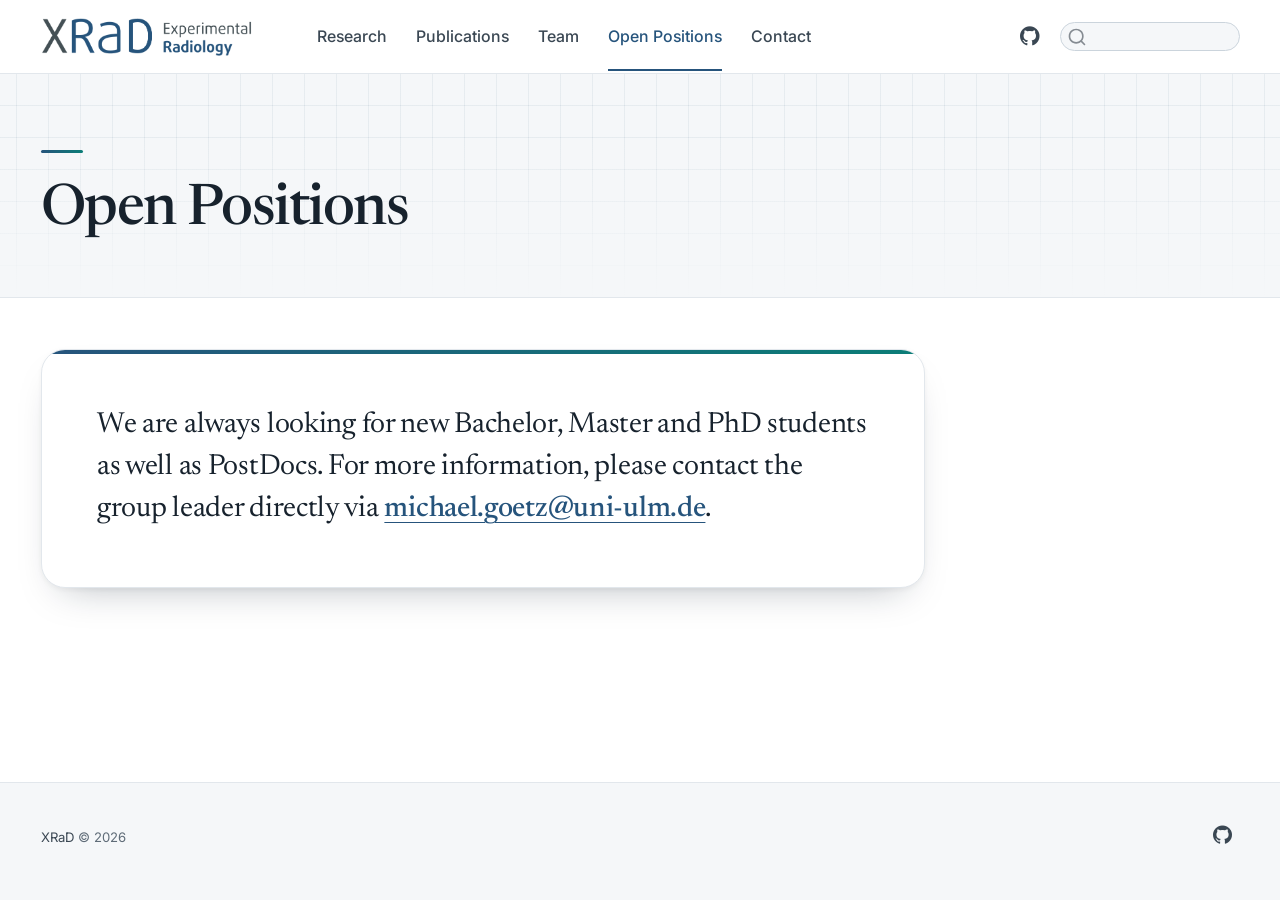
<file: docs/open_positions.html>
<!DOCTYPE html>
<html xmlns="http://www.w3.org/1999/xhtml" lang="en" xml:lang="en"><head>

<meta charset="utf-8">
<meta name="generator" content="quarto-1.6.42">

<meta name="viewport" content="width=device-width, initial-scale=1.0, user-scalable=yes">

<meta name="author" content="XRaD">
<meta name="description" content="Website of the Section of Experimental Radiology (XRaD), Ulm University Medical Center">

<title>Open Positions – Experimental Radiology</title>
<style>
code{white-space: pre-wrap;}
span.smallcaps{font-variant: small-caps;}
div.columns{display: flex; gap: min(4vw, 1.5em);}
div.column{flex: auto; overflow-x: auto;}
div.hanging-indent{margin-left: 1.5em; text-indent: -1.5em;}
ul.task-list{list-style: none;}
ul.task-list li input[type="checkbox"] {
  width: 0.8em;
  margin: 0 0.8em 0.2em -1em; /* quarto-specific, see https://github.com/quarto-dev/quarto-cli/issues/4556 */ 
  vertical-align: middle;
}
</style>


<script src="site_libs/quarto-nav/quarto-nav.js"></script>
<script src="site_libs/quarto-nav/headroom.min.js"></script>
<script src="site_libs/clipboard/clipboard.min.js"></script>
<script src="site_libs/quarto-search/autocomplete.umd.js"></script>
<script src="site_libs/quarto-search/fuse.min.js"></script>
<script src="site_libs/quarto-search/quarto-search.js"></script>
<meta name="quarto:offset" content="./">
<script src="site_libs/quarto-html/quarto.js"></script>
<script src="site_libs/quarto-html/popper.min.js"></script>
<script src="site_libs/quarto-html/tippy.umd.min.js"></script>
<script src="site_libs/quarto-html/anchor.min.js"></script>
<link href="site_libs/quarto-html/tippy.css" rel="stylesheet">
<link href="site_libs/quarto-html/quarto-syntax-highlighting-f1ecb053a10f5b9a1a6aecac85bd9925.css" rel="stylesheet" id="quarto-text-highlighting-styles">
<script src="site_libs/bootstrap/bootstrap.min.js"></script>
<link href="site_libs/bootstrap/bootstrap-icons.css" rel="stylesheet">
<link href="site_libs/bootstrap/bootstrap-0ffe5414e5b77ad9bf2b03d154fe2aae.min.css" rel="stylesheet" append-hash="true" id="quarto-bootstrap" data-mode="light">
<script id="quarto-search-options" type="application/json">{
  "location": "navbar",
  "copy-button": false,
  "collapse-after": 3,
  "panel-placement": "end",
  "type": "textbox",
  "limit": 50,
  "keyboard-shortcut": [
    "f",
    "/",
    "s"
  ],
  "language": {
    "search-no-results-text": "No results",
    "search-matching-documents-text": "matching documents",
    "search-copy-link-title": "Copy link to search",
    "search-hide-matches-text": "Hide additional matches",
    "search-more-match-text": "more match in this document",
    "search-more-matches-text": "more matches in this document",
    "search-clear-button-title": "Clear",
    "search-text-placeholder": "",
    "search-detached-cancel-button-title": "Cancel",
    "search-submit-button-title": "Submit",
    "search-label": "Search"
  }
}</script>
<link rel="preconnect" href="https://fonts.googleapis.com">
<link rel="preconnect" href="https://fonts.gstatic.com" crossorigin="">
<link href="https://fonts.googleapis.com/css2?family=IBM+Plex+Mono:wght@400;500&amp;family=Inter:wght@400;500;600;700&amp;family=Newsreader:ital,opsz,wght@0,6..72,400;0,6..72,500;0,6..72,600;1,6..72,400&amp;display=swap" rel="stylesheet">
<script>document.documentElement.classList.add("js");</script>


<link rel="stylesheet" href="styles.css">
<meta property="og:title" content="Open Positions – Experimental Radiology">
<meta property="og:image" content="files/images/XRAD_hoch_E_RGB.jpg">
<meta property="og:site_name" content="Experimental Radiology">
<meta name="twitter:title" content="Open Positions – Experimental Radiology">
<meta name="twitter:image" content="files/images/XRAD_hoch_E_RGB.jpg">
<meta name="twitter:card" content="summary_large_image">
</head>

<body class="nav-fixed open-positions-page">

<div id="quarto-search-results"></div>
  <header id="quarto-header" class="headroom fixed-top">
    <nav class="navbar navbar-expand-lg " data-bs-theme="dark">
      <div class="navbar-container container-fluid">
      <div class="navbar-brand-container mx-auto">
    <a href="./index.html" class="navbar-brand navbar-brand-logo">
    <img src="./files/images/XRAD_quer_E_RGB.png" alt="XRaD group logo" class="navbar-logo">
    </a>
  </div>
            <div id="quarto-search" class="" title="Search"></div>
          <button class="navbar-toggler" type="button" data-bs-toggle="collapse" data-bs-target="#navbarCollapse" aria-controls="navbarCollapse" role="menu" aria-expanded="false" aria-label="Toggle navigation" onclick="if (window.quartoToggleHeadroom) { window.quartoToggleHeadroom(); }">
  <span class="navbar-toggler-icon"></span>
</button>
          <div class="collapse navbar-collapse" id="navbarCollapse">
            <ul class="navbar-nav navbar-nav-scroll me-auto">
  <li class="nav-item">
    <a class="nav-link" href="./research.html"> 
<span class="menu-text">Research</span></a>
  </li>  
  <li class="nav-item">
    <a class="nav-link" href="./publications.html"> 
<span class="menu-text">Publications</span></a>
  </li>  
  <li class="nav-item">
    <a class="nav-link" href="./people.html"> 
<span class="menu-text">Team</span></a>
  </li>  
  <li class="nav-item">
    <a class="nav-link active" href="./open_positions.html" aria-current="page"> 
<span class="menu-text">Open Positions</span></a>
  </li>  
  <li class="nav-item">
    <a class="nav-link" href="./contact.html"> 
<span class="menu-text">Contact</span></a>
  </li>  
</ul>
            <ul class="navbar-nav navbar-nav-scroll ms-auto">
  <li class="nav-item compact">
    <a class="nav-link" href="https://github.com/XRad-Ulm" target="_blank"> <i class="bi bi-github" role="img">
</i> 
<span class="menu-text"></span></a>
  </li>  
</ul>
          </div> <!-- /navcollapse -->
            <div class="quarto-navbar-tools">
</div>
      </div> <!-- /container-fluid -->
    </nav>
</header>
<!-- content -->
<div id="quarto-content" class="quarto-container page-columns page-rows-contents page-layout-full page-navbar">
<!-- sidebar -->
<!-- margin-sidebar -->
    
<!-- main -->
<main class="content column-page" id="quarto-document-content">

<header id="title-block-header" class="quarto-title-block default">
<div class="quarto-title">
<h1 class="title">Open Positions</h1>
</div>



<div class="quarto-title-meta column-page">

    
  
    
  </div>
  


</header>


<div class="position-panel">
<p>We are always looking for new Bachelor, Master and PhD students as well as PostDocs. For more information, please contact the group leader directly via <script type="text/javascript">
<!--
h='&#x75;&#110;&#x69;&#x2d;&#x75;&#108;&#x6d;&#46;&#100;&#x65;';a='&#64;';n='&#x6d;&#x69;&#x63;&#104;&#x61;&#x65;&#108;&#46;&#x67;&#x6f;&#x65;&#116;&#122;';e=n+a+h;
document.write('<a h'+'ref'+'="ma'+'ilto'+':'+e+'" clas'+'s="em' + 'ail">'+e+'<\/'+'a'+'>');
// -->
</script><noscript>michael.goetz at uni-ulm dot de</noscript>.</p>
</div>



</main> <!-- /main -->
<script>
// Fade content in as it scrolls into view. Skipped when the reader prefers reduced motion.
(function () {
  var items = document.querySelectorAll(".research-card, .team-card, .home-links a, .contact-grid > *, .position-panel");
  if (!("IntersectionObserver" in window) || window.matchMedia("(prefers-reduced-motion: reduce)").matches) return;
  var io = new IntersectionObserver(function (entries) {
    entries.forEach(function (e) {
      if (e.isIntersecting) { e.target.classList.add("is-visible"); io.unobserve(e.target); }
    });
  }, { rootMargin: "0px 0px -8% 0px" });
  items.forEach(function (el, i) {
    el.classList.add("reveal");
    el.style.setProperty("--reveal-delay", (i % 4) * 60 + "ms");
    io.observe(el);
  });
})();

// Publications: build the year index from the year headings.
(function () {
  var nav = document.querySelector(".pub-years");
  if (!nav) return;
  document.querySelectorAll("h2.pub-year").forEach(function (h) {
    var a = document.createElement("a");
    a.href = "#" + (h.id || h.closest("section").id);
    a.textContent = h.textContent.trim();
    nav.appendChild(a);
  });
})();
</script>
<script id="quarto-html-after-body" type="application/javascript">
window.document.addEventListener("DOMContentLoaded", function (event) {
  const toggleBodyColorMode = (bsSheetEl) => {
    const mode = bsSheetEl.getAttribute("data-mode");
    const bodyEl = window.document.querySelector("body");
    if (mode === "dark") {
      bodyEl.classList.add("quarto-dark");
      bodyEl.classList.remove("quarto-light");
    } else {
      bodyEl.classList.add("quarto-light");
      bodyEl.classList.remove("quarto-dark");
    }
  }
  const toggleBodyColorPrimary = () => {
    const bsSheetEl = window.document.querySelector("link#quarto-bootstrap");
    if (bsSheetEl) {
      toggleBodyColorMode(bsSheetEl);
    }
  }
  toggleBodyColorPrimary();  
  const icon = "";
  const anchorJS = new window.AnchorJS();
  anchorJS.options = {
    placement: 'right',
    icon: icon
  };
  anchorJS.add('.anchored');
  const isCodeAnnotation = (el) => {
    for (const clz of el.classList) {
      if (clz.startsWith('code-annotation-')) {                     
        return true;
      }
    }
    return false;
  }
  const onCopySuccess = function(e) {
    // button target
    const button = e.trigger;
    // don't keep focus
    button.blur();
    // flash "checked"
    button.classList.add('code-copy-button-checked');
    var currentTitle = button.getAttribute("title");
    button.setAttribute("title", "Copied!");
    let tooltip;
    if (window.bootstrap) {
      button.setAttribute("data-bs-toggle", "tooltip");
      button.setAttribute("data-bs-placement", "left");
      button.setAttribute("data-bs-title", "Copied!");
      tooltip = new bootstrap.Tooltip(button, 
        { trigger: "manual", 
          customClass: "code-copy-button-tooltip",
          offset: [0, -8]});
      tooltip.show();    
    }
    setTimeout(function() {
      if (tooltip) {
        tooltip.hide();
        button.removeAttribute("data-bs-title");
        button.removeAttribute("data-bs-toggle");
        button.removeAttribute("data-bs-placement");
      }
      button.setAttribute("title", currentTitle);
      button.classList.remove('code-copy-button-checked');
    }, 1000);
    // clear code selection
    e.clearSelection();
  }
  const getTextToCopy = function(trigger) {
      const codeEl = trigger.previousElementSibling.cloneNode(true);
      for (const childEl of codeEl.children) {
        if (isCodeAnnotation(childEl)) {
          childEl.remove();
        }
      }
      return codeEl.innerText;
  }
  const clipboard = new window.ClipboardJS('.code-copy-button:not([data-in-quarto-modal])', {
    text: getTextToCopy
  });
  clipboard.on('success', onCopySuccess);
  if (window.document.getElementById('quarto-embedded-source-code-modal')) {
    const clipboardModal = new window.ClipboardJS('.code-copy-button[data-in-quarto-modal]', {
      text: getTextToCopy,
      container: window.document.getElementById('quarto-embedded-source-code-modal')
    });
    clipboardModal.on('success', onCopySuccess);
  }
    var localhostRegex = new RegExp(/^(?:http|https):\/\/localhost\:?[0-9]*\//);
    var mailtoRegex = new RegExp(/^mailto:/);
      var filterRegex = new RegExp('/' + window.location.host + '/');
    var isInternal = (href) => {
        return filterRegex.test(href) || localhostRegex.test(href) || mailtoRegex.test(href);
    }
    // Inspect non-navigation links and adorn them if external
 	var links = window.document.querySelectorAll('a[href]:not(.nav-link):not(.navbar-brand):not(.toc-action):not(.sidebar-link):not(.sidebar-item-toggle):not(.pagination-link):not(.no-external):not([aria-hidden]):not(.dropdown-item):not(.quarto-navigation-tool):not(.about-link)');
    for (var i=0; i<links.length; i++) {
      const link = links[i];
      if (!isInternal(link.href)) {
        // undo the damage that might have been done by quarto-nav.js in the case of
        // links that we want to consider external
        if (link.dataset.originalHref !== undefined) {
          link.href = link.dataset.originalHref;
        }
          // target, if specified
          link.setAttribute("target", "_blank");
          if (link.getAttribute("rel") === null) {
            link.setAttribute("rel", "noopener");
          }
      }
    }
  function tippyHover(el, contentFn, onTriggerFn, onUntriggerFn) {
    const config = {
      allowHTML: true,
      maxWidth: 500,
      delay: 100,
      arrow: false,
      appendTo: function(el) {
          return el.parentElement;
      },
      interactive: true,
      interactiveBorder: 10,
      theme: 'quarto',
      placement: 'bottom-start',
    };
    if (contentFn) {
      config.content = contentFn;
    }
    if (onTriggerFn) {
      config.onTrigger = onTriggerFn;
    }
    if (onUntriggerFn) {
      config.onUntrigger = onUntriggerFn;
    }
    window.tippy(el, config); 
  }
  const noterefs = window.document.querySelectorAll('a[role="doc-noteref"]');
  for (var i=0; i<noterefs.length; i++) {
    const ref = noterefs[i];
    tippyHover(ref, function() {
      // use id or data attribute instead here
      let href = ref.getAttribute('data-footnote-href') || ref.getAttribute('href');
      try { href = new URL(href).hash; } catch {}
      const id = href.replace(/^#\/?/, "");
      const note = window.document.getElementById(id);
      if (note) {
        return note.innerHTML;
      } else {
        return "";
      }
    });
  }
  const xrefs = window.document.querySelectorAll('a.quarto-xref');
  const processXRef = (id, note) => {
    // Strip column container classes
    const stripColumnClz = (el) => {
      el.classList.remove("page-full", "page-columns");
      if (el.children) {
        for (const child of el.children) {
          stripColumnClz(child);
        }
      }
    }
    stripColumnClz(note)
    if (id === null || id.startsWith('sec-')) {
      // Special case sections, only their first couple elements
      const container = document.createElement("div");
      if (note.children && note.children.length > 2) {
        container.appendChild(note.children[0].cloneNode(true));
        for (let i = 1; i < note.children.length; i++) {
          const child = note.children[i];
          if (child.tagName === "P" && child.innerText === "") {
            continue;
          } else {
            container.appendChild(child.cloneNode(true));
            break;
          }
        }
        if (window.Quarto?.typesetMath) {
          window.Quarto.typesetMath(container);
        }
        return container.innerHTML
      } else {
        if (window.Quarto?.typesetMath) {
          window.Quarto.typesetMath(note);
        }
        return note.innerHTML;
      }
    } else {
      // Remove any anchor links if they are present
      const anchorLink = note.querySelector('a.anchorjs-link');
      if (anchorLink) {
        anchorLink.remove();
      }
      if (window.Quarto?.typesetMath) {
        window.Quarto.typesetMath(note);
      }
      if (note.classList.contains("callout")) {
        return note.outerHTML;
      } else {
        return note.innerHTML;
      }
    }
  }
  for (var i=0; i<xrefs.length; i++) {
    const xref = xrefs[i];
    tippyHover(xref, undefined, function(instance) {
      instance.disable();
      let url = xref.getAttribute('href');
      let hash = undefined; 
      if (url.startsWith('#')) {
        hash = url;
      } else {
        try { hash = new URL(url).hash; } catch {}
      }
      if (hash) {
        const id = hash.replace(/^#\/?/, "");
        const note = window.document.getElementById(id);
        if (note !== null) {
          try {
            const html = processXRef(id, note.cloneNode(true));
            instance.setContent(html);
          } finally {
            instance.enable();
            instance.show();
          }
        } else {
          // See if we can fetch this
          fetch(url.split('#')[0])
          .then(res => res.text())
          .then(html => {
            const parser = new DOMParser();
            const htmlDoc = parser.parseFromString(html, "text/html");
            const note = htmlDoc.getElementById(id);
            if (note !== null) {
              const html = processXRef(id, note);
              instance.setContent(html);
            } 
          }).finally(() => {
            instance.enable();
            instance.show();
          });
        }
      } else {
        // See if we can fetch a full url (with no hash to target)
        // This is a special case and we should probably do some content thinning / targeting
        fetch(url)
        .then(res => res.text())
        .then(html => {
          const parser = new DOMParser();
          const htmlDoc = parser.parseFromString(html, "text/html");
          const note = htmlDoc.querySelector('main.content');
          if (note !== null) {
            // This should only happen for chapter cross references
            // (since there is no id in the URL)
            // remove the first header
            if (note.children.length > 0 && note.children[0].tagName === "HEADER") {
              note.children[0].remove();
            }
            const html = processXRef(null, note);
            instance.setContent(html);
          } 
        }).finally(() => {
          instance.enable();
          instance.show();
        });
      }
    }, function(instance) {
    });
  }
      let selectedAnnoteEl;
      const selectorForAnnotation = ( cell, annotation) => {
        let cellAttr = 'data-code-cell="' + cell + '"';
        let lineAttr = 'data-code-annotation="' +  annotation + '"';
        const selector = 'span[' + cellAttr + '][' + lineAttr + ']';
        return selector;
      }
      const selectCodeLines = (annoteEl) => {
        const doc = window.document;
        const targetCell = annoteEl.getAttribute("data-target-cell");
        const targetAnnotation = annoteEl.getAttribute("data-target-annotation");
        const annoteSpan = window.document.querySelector(selectorForAnnotation(targetCell, targetAnnotation));
        const lines = annoteSpan.getAttribute("data-code-lines").split(",");
        const lineIds = lines.map((line) => {
          return targetCell + "-" + line;
        })
        let top = null;
        let height = null;
        let parent = null;
        if (lineIds.length > 0) {
            //compute the position of the single el (top and bottom and make a div)
            const el = window.document.getElementById(lineIds[0]);
            top = el.offsetTop;
            height = el.offsetHeight;
            parent = el.parentElement.parentElement;
          if (lineIds.length > 1) {
            const lastEl = window.document.getElementById(lineIds[lineIds.length - 1]);
            const bottom = lastEl.offsetTop + lastEl.offsetHeight;
            height = bottom - top;
          }
          if (top !== null && height !== null && parent !== null) {
            // cook up a div (if necessary) and position it 
            let div = window.document.getElementById("code-annotation-line-highlight");
            if (div === null) {
              div = window.document.createElement("div");
              div.setAttribute("id", "code-annotation-line-highlight");
              div.style.position = 'absolute';
              parent.appendChild(div);
            }
            div.style.top = top - 2 + "px";
            div.style.height = height + 4 + "px";
            div.style.left = 0;
            let gutterDiv = window.document.getElementById("code-annotation-line-highlight-gutter");
            if (gutterDiv === null) {
              gutterDiv = window.document.createElement("div");
              gutterDiv.setAttribute("id", "code-annotation-line-highlight-gutter");
              gutterDiv.style.position = 'absolute';
              const codeCell = window.document.getElementById(targetCell);
              const gutter = codeCell.querySelector('.code-annotation-gutter');
              gutter.appendChild(gutterDiv);
            }
            gutterDiv.style.top = top - 2 + "px";
            gutterDiv.style.height = height + 4 + "px";
          }
          selectedAnnoteEl = annoteEl;
        }
      };
      const unselectCodeLines = () => {
        const elementsIds = ["code-annotation-line-highlight", "code-annotation-line-highlight-gutter"];
        elementsIds.forEach((elId) => {
          const div = window.document.getElementById(elId);
          if (div) {
            div.remove();
          }
        });
        selectedAnnoteEl = undefined;
      };
        // Handle positioning of the toggle
    window.addEventListener(
      "resize",
      throttle(() => {
        elRect = undefined;
        if (selectedAnnoteEl) {
          selectCodeLines(selectedAnnoteEl);
        }
      }, 10)
    );
    function throttle(fn, ms) {
    let throttle = false;
    let timer;
      return (...args) => {
        if(!throttle) { // first call gets through
            fn.apply(this, args);
            throttle = true;
        } else { // all the others get throttled
            if(timer) clearTimeout(timer); // cancel #2
            timer = setTimeout(() => {
              fn.apply(this, args);
              timer = throttle = false;
            }, ms);
        }
      };
    }
      // Attach click handler to the DT
      const annoteDls = window.document.querySelectorAll('dt[data-target-cell]');
      for (const annoteDlNode of annoteDls) {
        annoteDlNode.addEventListener('click', (event) => {
          const clickedEl = event.target;
          if (clickedEl !== selectedAnnoteEl) {
            unselectCodeLines();
            const activeEl = window.document.querySelector('dt[data-target-cell].code-annotation-active');
            if (activeEl) {
              activeEl.classList.remove('code-annotation-active');
            }
            selectCodeLines(clickedEl);
            clickedEl.classList.add('code-annotation-active');
          } else {
            // Unselect the line
            unselectCodeLines();
            clickedEl.classList.remove('code-annotation-active');
          }
        });
      }
  const findCites = (el) => {
    const parentEl = el.parentElement;
    if (parentEl) {
      const cites = parentEl.dataset.cites;
      if (cites) {
        return {
          el,
          cites: cites.split(' ')
        };
      } else {
        return findCites(el.parentElement)
      }
    } else {
      return undefined;
    }
  };
  var bibliorefs = window.document.querySelectorAll('a[role="doc-biblioref"]');
  for (var i=0; i<bibliorefs.length; i++) {
    const ref = bibliorefs[i];
    const citeInfo = findCites(ref);
    if (citeInfo) {
      tippyHover(citeInfo.el, function() {
        var popup = window.document.createElement('div');
        citeInfo.cites.forEach(function(cite) {
          var citeDiv = window.document.createElement('div');
          citeDiv.classList.add('hanging-indent');
          citeDiv.classList.add('csl-entry');
          var biblioDiv = window.document.getElementById('ref-' + cite);
          if (biblioDiv) {
            citeDiv.innerHTML = biblioDiv.innerHTML;
          }
          popup.appendChild(citeDiv);
        });
        return popup.innerHTML;
      });
    }
  }
});
</script>
</div> <!-- /content -->
<footer class="footer">
  <div class="nav-footer">
    <div class="nav-footer-left">
<a href="https://github.com/XRad-Ulm">XRaD</a> ©
<script>document.write(new Date().getFullYear())</script>
</div>   
    <div class="nav-footer-center">
      &nbsp;
    </div>
    <div class="nav-footer-right">
      <ul class="footer-items list-unstyled">
    <li class="nav-item compact">
    <a class="nav-link" href="https://github.com/XRad-Ulm" target="_blank">
      <i class="bi bi-github" role="img">
</i> 
    </a>
  </li>  
</ul>
    </div>
  </div>
</footer>




</body></html>
</file>
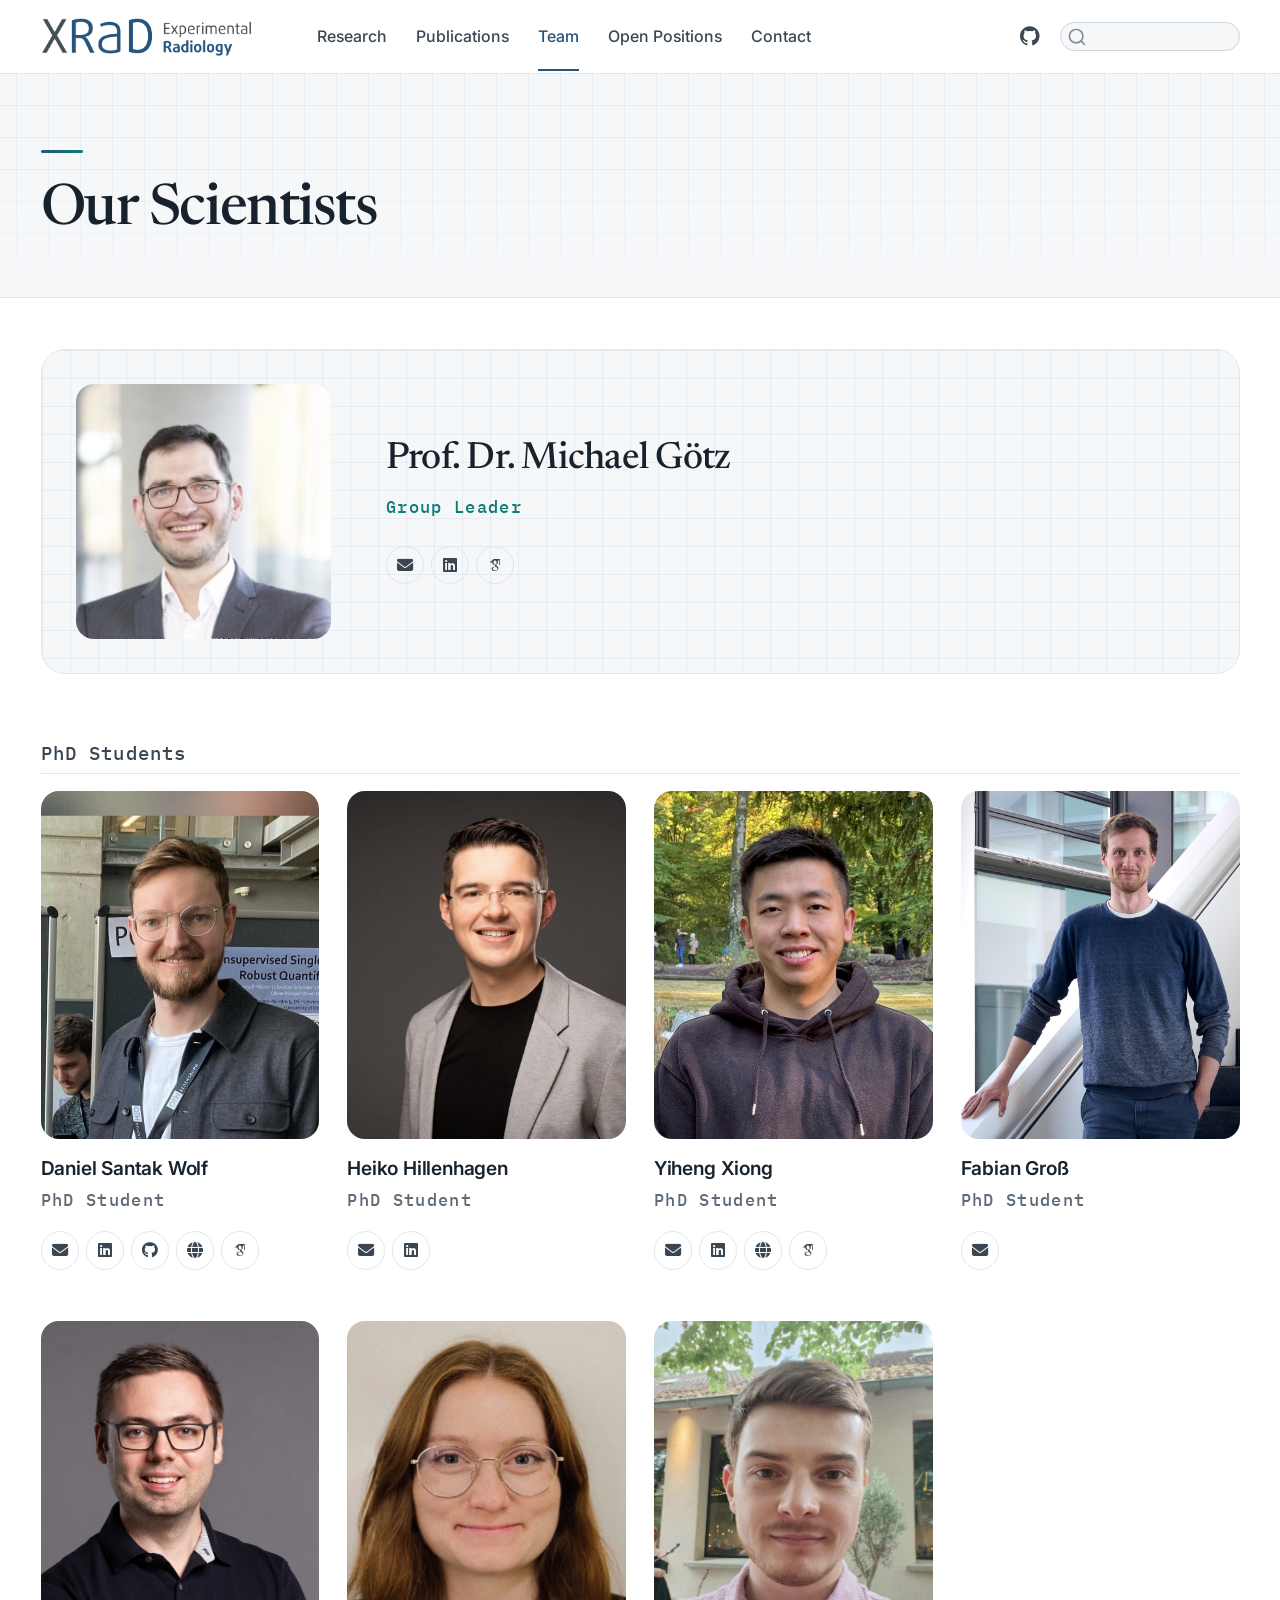
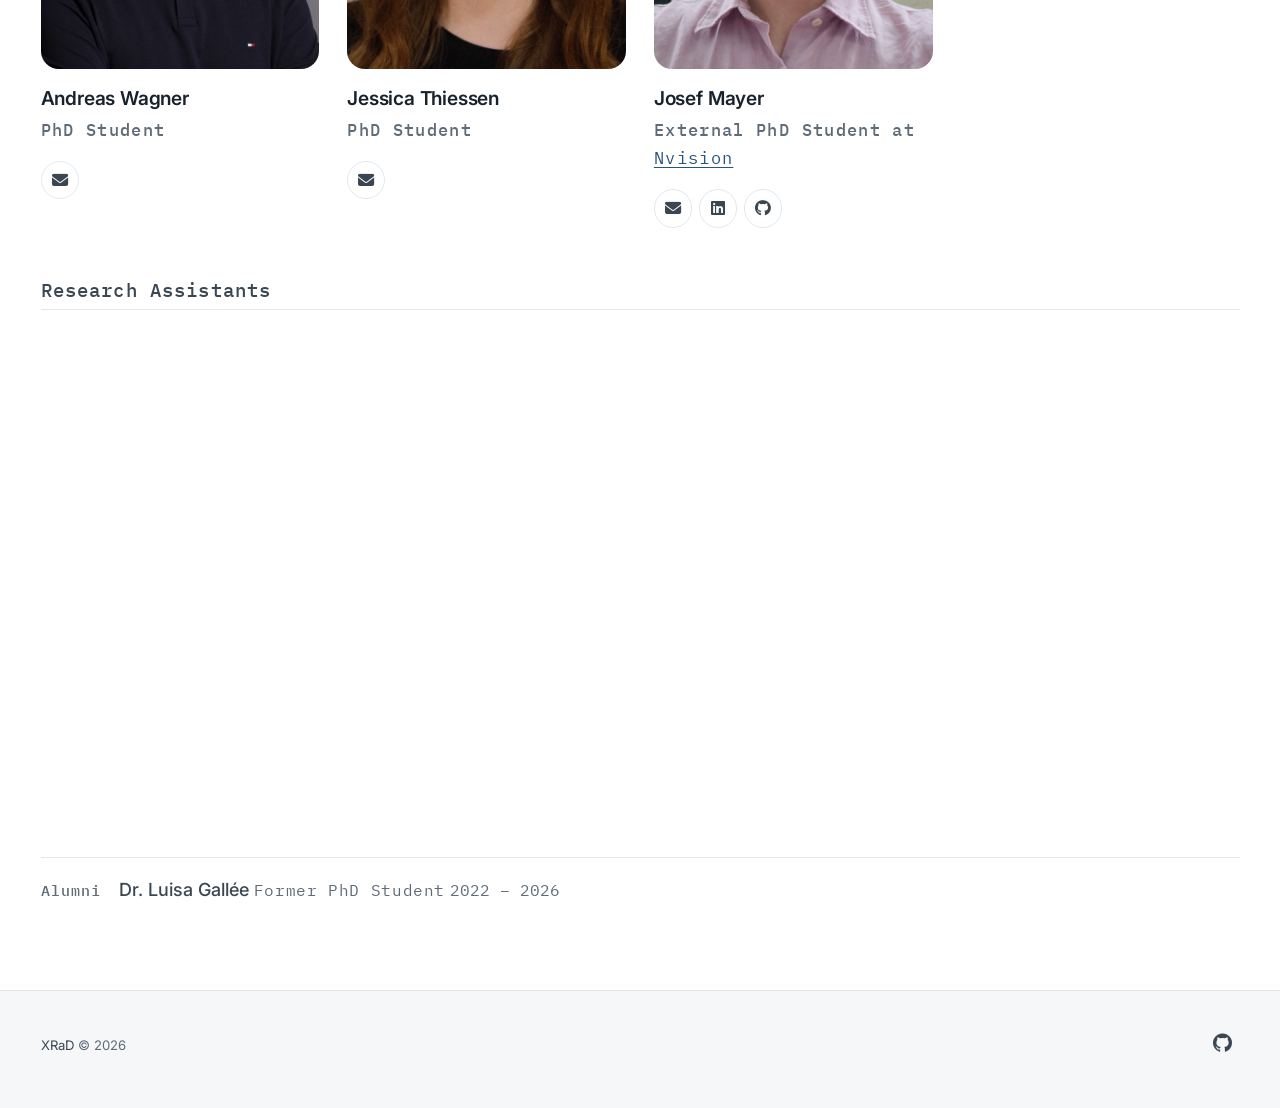
<file: docs/people.html>
<!DOCTYPE html>
<html xmlns="http://www.w3.org/1999/xhtml" lang="en" xml:lang="en"><head>

<meta charset="utf-8">
<meta name="generator" content="quarto-1.6.42">

<meta name="viewport" content="width=device-width, initial-scale=1.0, user-scalable=yes">

<meta name="author" content="XRaD">
<meta name="description" content="Website of the Section of Experimental Radiology (XRaD), Ulm University Medical Center">

<title>Our Scientists – Experimental Radiology</title>
<style>
code{white-space: pre-wrap;}
span.smallcaps{font-variant: small-caps;}
div.columns{display: flex; gap: min(4vw, 1.5em);}
div.column{flex: auto; overflow-x: auto;}
div.hanging-indent{margin-left: 1.5em; text-indent: -1.5em;}
ul.task-list{list-style: none;}
ul.task-list li input[type="checkbox"] {
  width: 0.8em;
  margin: 0 0.8em 0.2em -1em; /* quarto-specific, see https://github.com/quarto-dev/quarto-cli/issues/4556 */ 
  vertical-align: middle;
}
</style>


<script src="site_libs/quarto-nav/quarto-nav.js"></script>
<script src="site_libs/quarto-nav/headroom.min.js"></script>
<script src="site_libs/clipboard/clipboard.min.js"></script>
<script src="site_libs/quarto-search/autocomplete.umd.js"></script>
<script src="site_libs/quarto-search/fuse.min.js"></script>
<script src="site_libs/quarto-search/quarto-search.js"></script>
<meta name="quarto:offset" content="./">
<script src="site_libs/quarto-html/quarto.js"></script>
<script src="site_libs/quarto-html/popper.min.js"></script>
<script src="site_libs/quarto-html/tippy.umd.min.js"></script>
<script src="site_libs/quarto-html/anchor.min.js"></script>
<link href="site_libs/quarto-html/tippy.css" rel="stylesheet">
<link href="site_libs/quarto-html/quarto-syntax-highlighting-f1ecb053a10f5b9a1a6aecac85bd9925.css" rel="stylesheet" id="quarto-text-highlighting-styles">
<script src="site_libs/bootstrap/bootstrap.min.js"></script>
<link href="site_libs/bootstrap/bootstrap-icons.css" rel="stylesheet">
<link href="site_libs/bootstrap/bootstrap-0ffe5414e5b77ad9bf2b03d154fe2aae.min.css" rel="stylesheet" append-hash="true" id="quarto-bootstrap" data-mode="light">
<link href="site_libs/quarto-contrib/fontawesome6-1.2.0/all.min.css" rel="stylesheet">
<link href="site_libs/quarto-contrib/fontawesome6-1.2.0/latex-fontsize.css" rel="stylesheet">
<link href="site_libs/quarto-contrib/academicons-1.9.2/all.css" rel="stylesheet">
<link href="site_libs/quarto-contrib/academicons-1.9.2/size.css" rel="stylesheet">
<script id="quarto-search-options" type="application/json">{
  "location": "navbar",
  "copy-button": false,
  "collapse-after": 3,
  "panel-placement": "end",
  "type": "textbox",
  "limit": 50,
  "keyboard-shortcut": [
    "f",
    "/",
    "s"
  ],
  "language": {
    "search-no-results-text": "No results",
    "search-matching-documents-text": "matching documents",
    "search-copy-link-title": "Copy link to search",
    "search-hide-matches-text": "Hide additional matches",
    "search-more-match-text": "more match in this document",
    "search-more-matches-text": "more matches in this document",
    "search-clear-button-title": "Clear",
    "search-text-placeholder": "",
    "search-detached-cancel-button-title": "Cancel",
    "search-submit-button-title": "Submit",
    "search-label": "Search"
  }
}</script>
<link rel="preconnect" href="https://fonts.googleapis.com">
<link rel="preconnect" href="https://fonts.gstatic.com" crossorigin="">
<link href="https://fonts.googleapis.com/css2?family=IBM+Plex+Mono:wght@400;500&amp;family=Inter:wght@400;500;600;700&amp;family=Newsreader:ital,opsz,wght@0,6..72,400;0,6..72,500;0,6..72,600;1,6..72,400&amp;display=swap" rel="stylesheet">
<script>document.documentElement.classList.add("js");</script>


<link rel="stylesheet" href="styles.css">
<meta property="og:title" content="Our Scientists – Experimental Radiology">
<meta property="og:image" content="files/profiles/michael_goetz.jpeg">
<meta property="og:site_name" content="Experimental Radiology">
<meta name="twitter:title" content="Our Scientists – Experimental Radiology">
<meta name="twitter:image" content="files/profiles/michael_goetz.jpeg">
<meta name="twitter:card" content="summary_large_image">
</head>

<body class="nav-fixed">

<div id="quarto-search-results"></div>
  <header id="quarto-header" class="headroom fixed-top">
    <nav class="navbar navbar-expand-lg " data-bs-theme="dark">
      <div class="navbar-container container-fluid">
      <div class="navbar-brand-container mx-auto">
    <a href="./index.html" class="navbar-brand navbar-brand-logo">
    <img src="./files/images/XRAD_quer_E_RGB.png" alt="XRaD group logo" class="navbar-logo">
    </a>
  </div>
            <div id="quarto-search" class="" title="Search"></div>
          <button class="navbar-toggler" type="button" data-bs-toggle="collapse" data-bs-target="#navbarCollapse" aria-controls="navbarCollapse" role="menu" aria-expanded="false" aria-label="Toggle navigation" onclick="if (window.quartoToggleHeadroom) { window.quartoToggleHeadroom(); }">
  <span class="navbar-toggler-icon"></span>
</button>
          <div class="collapse navbar-collapse" id="navbarCollapse">
            <ul class="navbar-nav navbar-nav-scroll me-auto">
  <li class="nav-item">
    <a class="nav-link" href="./research.html"> 
<span class="menu-text">Research</span></a>
  </li>  
  <li class="nav-item">
    <a class="nav-link" href="./publications.html"> 
<span class="menu-text">Publications</span></a>
  </li>  
  <li class="nav-item">
    <a class="nav-link active" href="./people.html" aria-current="page"> 
<span class="menu-text">Team</span></a>
  </li>  
  <li class="nav-item">
    <a class="nav-link" href="./open_positions.html"> 
<span class="menu-text">Open Positions</span></a>
  </li>  
  <li class="nav-item">
    <a class="nav-link" href="./contact.html"> 
<span class="menu-text">Contact</span></a>
  </li>  
</ul>
            <ul class="navbar-nav navbar-nav-scroll ms-auto">
  <li class="nav-item compact">
    <a class="nav-link" href="https://github.com/XRad-Ulm" target="_blank"> <i class="bi bi-github" role="img">
</i> 
<span class="menu-text"></span></a>
  </li>  
</ul>
          </div> <!-- /navcollapse -->
            <div class="quarto-navbar-tools">
</div>
      </div> <!-- /container-fluid -->
    </nav>
</header>
<!-- content -->
<div id="quarto-content" class="quarto-container page-columns page-rows-contents page-layout-full page-navbar">
<!-- sidebar -->
<!-- margin-sidebar -->
    
<!-- main -->
<main class="content column-page" id="quarto-document-content">

<header id="title-block-header" class="quarto-title-block default">
<div class="quarto-title">
<h1 class="title">Our Scientists</h1>
</div>



<div class="quarto-title-meta column-page">

    
  
    
  </div>
  


</header>


<div class="team-grid">
<div class="team-card team-lead">
<p><img src="files/profiles/michael_goetz.jpeg" class="img-fluid"></p>
<p><span class="team-name">Prof.&nbsp;Dr.&nbsp;Michael Götz</span></p>
<p><span class="team-role">Group Leader</span></p>
<p><a href="mailto:michael.goetz@uni-ulm.de" title="E-mail"><i class="fa-solid fa-envelope" aria-label="envelope"></i></a> <a href="https://www.linkedin.com/in/michael-goetz-820a4089/" title="LinkedIn" target="_blank"><i class="fa-brands fa-linkedin" aria-label="linkedin"></i></a> <a href="https://scholar.google.de/citations?user=GSyIRg4AAAAJ&amp;hl=en" title="Google Scholar" target="_blank"><i class="ai  ai-google-scholar"></i></a></p>
</div>
</div>
<h2 class="team-section-title anchored">
PhD Students
</h2>
<div class="team-grid">
<div class="team-card">
<p><img src="files/profiles/daniel_wolf.jpg" class="img-fluid"></p>
<p><span class="team-name">Daniel Santak Wolf</span></p>
<p><span class="team-role">PhD Student</span></p>
<p><a href="mailto:daniel.wolf@uni-ulm.de" title="E-mail"><i class="fa-solid fa-envelope" aria-label="envelope"></i></a> <a href="https://www.linkedin.com/in/wolf-daniel/" title="LinkedIn" target="_blank"><i class="fa-brands fa-linkedin" aria-label="linkedin"></i></a> <a href="https://github.com/Wolfda95" title="Github" target="_blank"><i class="fa-brands fa-github" aria-label="github"></i></a> <a href="https://viscom.uni-ulm.de/members/daniel-wolf/" title="Homepage" target="_blank"><i class="fa-solid fa-globe" aria-label="globe"></i></a> <a href="https://scholar.google.com/citations?user=vqKsXwgAAAAJ&amp;hl=de&amp;oi=ao" title="Google Scholar" target="_blank"><i class="ai  ai-google-scholar"></i></a></p>
</div>
<div class="team-card">
<p><img src="files/profiles/heiko_hillenhagen.jpg" class="img-fluid"></p>
<p><span class="team-name">Heiko Hillenhagen</span></p>
<p><span class="team-role">PhD Student</span></p>
<p><a href="mailto:heiko.hillenhagen@uni-ulm.de" title="E-mail"><i class="fa-solid fa-envelope" aria-label="envelope"></i></a> <a href="https://www.linkedin.com/in/heiko-hillenhagen/" title="LinkedIn" target="_blank"><i class="fa-brands fa-linkedin" aria-label="linkedin"></i></a></p>
</div>
<div class="team-card">
<p><img src="files/profiles/yiheng_xiong.jpg" class="img-fluid"></p>
<p><span class="team-name">Yiheng Xiong</span></p>
<p><span class="team-role">PhD Student</span></p>
<p><a href="mailto:yiheng.xiong@uni-ulm.de" title="E-mail"><i class="fa-solid fa-envelope" aria-label="envelope"></i></a> <a href="https://www.linkedin.com/in/yiheng-xiong-865547137/" title="LinkedIn" target="_blank"><i class="fa-brands fa-linkedin" aria-label="linkedin"></i></a> <a href="https://xiongyiheng.github.io/" title="Homepage" target="_blank"><i class="fa-solid fa-globe" aria-label="globe"></i></a> <a href="https://scholar.google.com/citations?user=yO4juCIAAAAJ&amp;hl=en" title="Google Scholar" target="_blank"><i class="ai  ai-google-scholar"></i></a></p>
</div>
<div class="team-card">
<p><img src="files/profiles/fabian_gross.jpg" class="img-fluid"></p>
<p><span class="team-name">Fabian Groß</span></p>
<p><span class="team-role">PhD Student</span></p>
<p><a href="mailto:fabian.gross@uni-ulm.de" title="E-mail"><i class="fa-solid fa-envelope" aria-label="envelope"></i></a></p>
</div>
<div class="team-card">
<p><img src="files/profiles/andreas_wagner.jpg" class="img-fluid"></p>
<p><span class="team-name">Andreas Wagner</span></p>
<p><span class="team-role">PhD Student</span></p>
<p><a href="mailto:andreas.wagner@uni-ulm.de" title="E-mail"><i class="fa-solid fa-envelope" aria-label="envelope"></i></a></p>
</div>
<div class="team-card">
<p><img src="files/profiles/jessica_thiessen.jpeg" class="img-fluid"></p>
<p><span class="team-name">Jessica Thiessen</span></p>
<p><span class="team-role">PhD Student</span></p>
<p><a href="mailto:jessica.thiessen@uni-ulm.de" title="E-mail"><i class="fa-solid fa-envelope" aria-label="envelope"></i></a></p>
</div>
<div class="team-card">
<p><img src="files/profiles/josef_mayer.jpeg" class="img-fluid"></p>
<p><span class="team-name">Josef Mayer</span></p>
<p><span class="team-role">External PhD Student at <a href="https://www.nvision-quantum.com" target="_blank">Nvision</a></span></p>
<p><a href="mailto:josef@nvision-quantum.com" title="E-mail"><i class="fa-solid fa-envelope" aria-label="envelope"></i></a> <a href="https://www.linkedin.com/in/josef-mayer-91491a21b/" title="LinkedIn" target="_blank"><i class="fa-brands fa-linkedin" aria-label="linkedin"></i></a> <a href="https://github.com/joemay96" title="Github" target="_blank"><i class="fa-brands fa-github" aria-label="github"></i></a></p>
</div>
</div>
<h2 class="team-section-title anchored">
Research Assistants
</h2>
<div class="team-grid">
<div class="team-card">
<p><img src="files/profiles/sabitha_manoj.JPG" class="img-fluid"></p>
<p><span class="team-name">Sabitha Manoj</span></p>
<p><span class="team-role">Research Assistant</span></p>
<p><a href="mailto:sabitha.manoj@uni-ulm.de" title="E-mail"><i class="fa-solid fa-envelope" aria-label="envelope"></i></a> <a href="https://www.linkedin.com/in/sabitha-manoj-88974a5/" title="LinkedIn" target="_blank"><i class="fa-brands fa-linkedin" aria-label="linkedin"></i></a> <a href="https://scholar.google.com/citations?user=45rLXrQAAAAJ&amp;hl=en" title="Google Scholar" target="_blank"><i class="ai  ai-google-scholar"></i></a></p>
</div>
</div>
<div class="team-alumni">
<p><span class="team-alumni-title">Alumni</span></p>
<p><a href="https://www.linkedin.com/in/luisa-gall%C3%A9e-101935152" class="alumni-name">Dr.&nbsp;Luisa Gallée</a> <span class="alumni-role">Former PhD Student</span> <span class="alumni-years">2022 – 2026</span></p>
</div>



</main> <!-- /main -->
<script>
// Fade content in as it scrolls into view. Skipped when the reader prefers reduced motion.
(function () {
  var items = document.querySelectorAll(".research-card, .team-card, .home-links a, .contact-grid > *, .position-panel");
  if (!("IntersectionObserver" in window) || window.matchMedia("(prefers-reduced-motion: reduce)").matches) return;
  var io = new IntersectionObserver(function (entries) {
    entries.forEach(function (e) {
      if (e.isIntersecting) { e.target.classList.add("is-visible"); io.unobserve(e.target); }
    });
  }, { rootMargin: "0px 0px -8% 0px" });
  items.forEach(function (el, i) {
    el.classList.add("reveal");
    el.style.setProperty("--reveal-delay", (i % 4) * 60 + "ms");
    io.observe(el);
  });
})();

// Publications: build the year index from the year headings.
(function () {
  var nav = document.querySelector(".pub-years");
  if (!nav) return;
  document.querySelectorAll("h2.pub-year").forEach(function (h) {
    var a = document.createElement("a");
    a.href = "#" + (h.id || h.closest("section").id);
    a.textContent = h.textContent.trim();
    nav.appendChild(a);
  });
})();
</script>
<script id="quarto-html-after-body" type="application/javascript">
window.document.addEventListener("DOMContentLoaded", function (event) {
  const toggleBodyColorMode = (bsSheetEl) => {
    const mode = bsSheetEl.getAttribute("data-mode");
    const bodyEl = window.document.querySelector("body");
    if (mode === "dark") {
      bodyEl.classList.add("quarto-dark");
      bodyEl.classList.remove("quarto-light");
    } else {
      bodyEl.classList.add("quarto-light");
      bodyEl.classList.remove("quarto-dark");
    }
  }
  const toggleBodyColorPrimary = () => {
    const bsSheetEl = window.document.querySelector("link#quarto-bootstrap");
    if (bsSheetEl) {
      toggleBodyColorMode(bsSheetEl);
    }
  }
  toggleBodyColorPrimary();  
  const icon = "";
  const anchorJS = new window.AnchorJS();
  anchorJS.options = {
    placement: 'right',
    icon: icon
  };
  anchorJS.add('.anchored');
  const isCodeAnnotation = (el) => {
    for (const clz of el.classList) {
      if (clz.startsWith('code-annotation-')) {                     
        return true;
      }
    }
    return false;
  }
  const onCopySuccess = function(e) {
    // button target
    const button = e.trigger;
    // don't keep focus
    button.blur();
    // flash "checked"
    button.classList.add('code-copy-button-checked');
    var currentTitle = button.getAttribute("title");
    button.setAttribute("title", "Copied!");
    let tooltip;
    if (window.bootstrap) {
      button.setAttribute("data-bs-toggle", "tooltip");
      button.setAttribute("data-bs-placement", "left");
      button.setAttribute("data-bs-title", "Copied!");
      tooltip = new bootstrap.Tooltip(button, 
        { trigger: "manual", 
          customClass: "code-copy-button-tooltip",
          offset: [0, -8]});
      tooltip.show();    
    }
    setTimeout(function() {
      if (tooltip) {
        tooltip.hide();
        button.removeAttribute("data-bs-title");
        button.removeAttribute("data-bs-toggle");
        button.removeAttribute("data-bs-placement");
      }
      button.setAttribute("title", currentTitle);
      button.classList.remove('code-copy-button-checked');
    }, 1000);
    // clear code selection
    e.clearSelection();
  }
  const getTextToCopy = function(trigger) {
      const codeEl = trigger.previousElementSibling.cloneNode(true);
      for (const childEl of codeEl.children) {
        if (isCodeAnnotation(childEl)) {
          childEl.remove();
        }
      }
      return codeEl.innerText;
  }
  const clipboard = new window.ClipboardJS('.code-copy-button:not([data-in-quarto-modal])', {
    text: getTextToCopy
  });
  clipboard.on('success', onCopySuccess);
  if (window.document.getElementById('quarto-embedded-source-code-modal')) {
    const clipboardModal = new window.ClipboardJS('.code-copy-button[data-in-quarto-modal]', {
      text: getTextToCopy,
      container: window.document.getElementById('quarto-embedded-source-code-modal')
    });
    clipboardModal.on('success', onCopySuccess);
  }
    var localhostRegex = new RegExp(/^(?:http|https):\/\/localhost\:?[0-9]*\//);
    var mailtoRegex = new RegExp(/^mailto:/);
      var filterRegex = new RegExp('/' + window.location.host + '/');
    var isInternal = (href) => {
        return filterRegex.test(href) || localhostRegex.test(href) || mailtoRegex.test(href);
    }
    // Inspect non-navigation links and adorn them if external
 	var links = window.document.querySelectorAll('a[href]:not(.nav-link):not(.navbar-brand):not(.toc-action):not(.sidebar-link):not(.sidebar-item-toggle):not(.pagination-link):not(.no-external):not([aria-hidden]):not(.dropdown-item):not(.quarto-navigation-tool):not(.about-link)');
    for (var i=0; i<links.length; i++) {
      const link = links[i];
      if (!isInternal(link.href)) {
        // undo the damage that might have been done by quarto-nav.js in the case of
        // links that we want to consider external
        if (link.dataset.originalHref !== undefined) {
          link.href = link.dataset.originalHref;
        }
          // target, if specified
          link.setAttribute("target", "_blank");
          if (link.getAttribute("rel") === null) {
            link.setAttribute("rel", "noopener");
          }
      }
    }
  function tippyHover(el, contentFn, onTriggerFn, onUntriggerFn) {
    const config = {
      allowHTML: true,
      maxWidth: 500,
      delay: 100,
      arrow: false,
      appendTo: function(el) {
          return el.parentElement;
      },
      interactive: true,
      interactiveBorder: 10,
      theme: 'quarto',
      placement: 'bottom-start',
    };
    if (contentFn) {
      config.content = contentFn;
    }
    if (onTriggerFn) {
      config.onTrigger = onTriggerFn;
    }
    if (onUntriggerFn) {
      config.onUntrigger = onUntriggerFn;
    }
    window.tippy(el, config); 
  }
  const noterefs = window.document.querySelectorAll('a[role="doc-noteref"]');
  for (var i=0; i<noterefs.length; i++) {
    const ref = noterefs[i];
    tippyHover(ref, function() {
      // use id or data attribute instead here
      let href = ref.getAttribute('data-footnote-href') || ref.getAttribute('href');
      try { href = new URL(href).hash; } catch {}
      const id = href.replace(/^#\/?/, "");
      const note = window.document.getElementById(id);
      if (note) {
        return note.innerHTML;
      } else {
        return "";
      }
    });
  }
  const xrefs = window.document.querySelectorAll('a.quarto-xref');
  const processXRef = (id, note) => {
    // Strip column container classes
    const stripColumnClz = (el) => {
      el.classList.remove("page-full", "page-columns");
      if (el.children) {
        for (const child of el.children) {
          stripColumnClz(child);
        }
      }
    }
    stripColumnClz(note)
    if (id === null || id.startsWith('sec-')) {
      // Special case sections, only their first couple elements
      const container = document.createElement("div");
      if (note.children && note.children.length > 2) {
        container.appendChild(note.children[0].cloneNode(true));
        for (let i = 1; i < note.children.length; i++) {
          const child = note.children[i];
          if (child.tagName === "P" && child.innerText === "") {
            continue;
          } else {
            container.appendChild(child.cloneNode(true));
            break;
          }
        }
        if (window.Quarto?.typesetMath) {
          window.Quarto.typesetMath(container);
        }
        return container.innerHTML
      } else {
        if (window.Quarto?.typesetMath) {
          window.Quarto.typesetMath(note);
        }
        return note.innerHTML;
      }
    } else {
      // Remove any anchor links if they are present
      const anchorLink = note.querySelector('a.anchorjs-link');
      if (anchorLink) {
        anchorLink.remove();
      }
      if (window.Quarto?.typesetMath) {
        window.Quarto.typesetMath(note);
      }
      if (note.classList.contains("callout")) {
        return note.outerHTML;
      } else {
        return note.innerHTML;
      }
    }
  }
  for (var i=0; i<xrefs.length; i++) {
    const xref = xrefs[i];
    tippyHover(xref, undefined, function(instance) {
      instance.disable();
      let url = xref.getAttribute('href');
      let hash = undefined; 
      if (url.startsWith('#')) {
        hash = url;
      } else {
        try { hash = new URL(url).hash; } catch {}
      }
      if (hash) {
        const id = hash.replace(/^#\/?/, "");
        const note = window.document.getElementById(id);
        if (note !== null) {
          try {
            const html = processXRef(id, note.cloneNode(true));
            instance.setContent(html);
          } finally {
            instance.enable();
            instance.show();
          }
        } else {
          // See if we can fetch this
          fetch(url.split('#')[0])
          .then(res => res.text())
          .then(html => {
            const parser = new DOMParser();
            const htmlDoc = parser.parseFromString(html, "text/html");
            const note = htmlDoc.getElementById(id);
            if (note !== null) {
              const html = processXRef(id, note);
              instance.setContent(html);
            } 
          }).finally(() => {
            instance.enable();
            instance.show();
          });
        }
      } else {
        // See if we can fetch a full url (with no hash to target)
        // This is a special case and we should probably do some content thinning / targeting
        fetch(url)
        .then(res => res.text())
        .then(html => {
          const parser = new DOMParser();
          const htmlDoc = parser.parseFromString(html, "text/html");
          const note = htmlDoc.querySelector('main.content');
          if (note !== null) {
            // This should only happen for chapter cross references
            // (since there is no id in the URL)
            // remove the first header
            if (note.children.length > 0 && note.children[0].tagName === "HEADER") {
              note.children[0].remove();
            }
            const html = processXRef(null, note);
            instance.setContent(html);
          } 
        }).finally(() => {
          instance.enable();
          instance.show();
        });
      }
    }, function(instance) {
    });
  }
      let selectedAnnoteEl;
      const selectorForAnnotation = ( cell, annotation) => {
        let cellAttr = 'data-code-cell="' + cell + '"';
        let lineAttr = 'data-code-annotation="' +  annotation + '"';
        const selector = 'span[' + cellAttr + '][' + lineAttr + ']';
        return selector;
      }
      const selectCodeLines = (annoteEl) => {
        const doc = window.document;
        const targetCell = annoteEl.getAttribute("data-target-cell");
        const targetAnnotation = annoteEl.getAttribute("data-target-annotation");
        const annoteSpan = window.document.querySelector(selectorForAnnotation(targetCell, targetAnnotation));
        const lines = annoteSpan.getAttribute("data-code-lines").split(",");
        const lineIds = lines.map((line) => {
          return targetCell + "-" + line;
        })
        let top = null;
        let height = null;
        let parent = null;
        if (lineIds.length > 0) {
            //compute the position of the single el (top and bottom and make a div)
            const el = window.document.getElementById(lineIds[0]);
            top = el.offsetTop;
            height = el.offsetHeight;
            parent = el.parentElement.parentElement;
          if (lineIds.length > 1) {
            const lastEl = window.document.getElementById(lineIds[lineIds.length - 1]);
            const bottom = lastEl.offsetTop + lastEl.offsetHeight;
            height = bottom - top;
          }
          if (top !== null && height !== null && parent !== null) {
            // cook up a div (if necessary) and position it 
            let div = window.document.getElementById("code-annotation-line-highlight");
            if (div === null) {
              div = window.document.createElement("div");
              div.setAttribute("id", "code-annotation-line-highlight");
              div.style.position = 'absolute';
              parent.appendChild(div);
            }
            div.style.top = top - 2 + "px";
            div.style.height = height + 4 + "px";
            div.style.left = 0;
            let gutterDiv = window.document.getElementById("code-annotation-line-highlight-gutter");
            if (gutterDiv === null) {
              gutterDiv = window.document.createElement("div");
              gutterDiv.setAttribute("id", "code-annotation-line-highlight-gutter");
              gutterDiv.style.position = 'absolute';
              const codeCell = window.document.getElementById(targetCell);
              const gutter = codeCell.querySelector('.code-annotation-gutter');
              gutter.appendChild(gutterDiv);
            }
            gutterDiv.style.top = top - 2 + "px";
            gutterDiv.style.height = height + 4 + "px";
          }
          selectedAnnoteEl = annoteEl;
        }
      };
      const unselectCodeLines = () => {
        const elementsIds = ["code-annotation-line-highlight", "code-annotation-line-highlight-gutter"];
        elementsIds.forEach((elId) => {
          const div = window.document.getElementById(elId);
          if (div) {
            div.remove();
          }
        });
        selectedAnnoteEl = undefined;
      };
        // Handle positioning of the toggle
    window.addEventListener(
      "resize",
      throttle(() => {
        elRect = undefined;
        if (selectedAnnoteEl) {
          selectCodeLines(selectedAnnoteEl);
        }
      }, 10)
    );
    function throttle(fn, ms) {
    let throttle = false;
    let timer;
      return (...args) => {
        if(!throttle) { // first call gets through
            fn.apply(this, args);
            throttle = true;
        } else { // all the others get throttled
            if(timer) clearTimeout(timer); // cancel #2
            timer = setTimeout(() => {
              fn.apply(this, args);
              timer = throttle = false;
            }, ms);
        }
      };
    }
      // Attach click handler to the DT
      const annoteDls = window.document.querySelectorAll('dt[data-target-cell]');
      for (const annoteDlNode of annoteDls) {
        annoteDlNode.addEventListener('click', (event) => {
          const clickedEl = event.target;
          if (clickedEl !== selectedAnnoteEl) {
            unselectCodeLines();
            const activeEl = window.document.querySelector('dt[data-target-cell].code-annotation-active');
            if (activeEl) {
              activeEl.classList.remove('code-annotation-active');
            }
            selectCodeLines(clickedEl);
            clickedEl.classList.add('code-annotation-active');
          } else {
            // Unselect the line
            unselectCodeLines();
            clickedEl.classList.remove('code-annotation-active');
          }
        });
      }
  const findCites = (el) => {
    const parentEl = el.parentElement;
    if (parentEl) {
      const cites = parentEl.dataset.cites;
      if (cites) {
        return {
          el,
          cites: cites.split(' ')
        };
      } else {
        return findCites(el.parentElement)
      }
    } else {
      return undefined;
    }
  };
  var bibliorefs = window.document.querySelectorAll('a[role="doc-biblioref"]');
  for (var i=0; i<bibliorefs.length; i++) {
    const ref = bibliorefs[i];
    const citeInfo = findCites(ref);
    if (citeInfo) {
      tippyHover(citeInfo.el, function() {
        var popup = window.document.createElement('div');
        citeInfo.cites.forEach(function(cite) {
          var citeDiv = window.document.createElement('div');
          citeDiv.classList.add('hanging-indent');
          citeDiv.classList.add('csl-entry');
          var biblioDiv = window.document.getElementById('ref-' + cite);
          if (biblioDiv) {
            citeDiv.innerHTML = biblioDiv.innerHTML;
          }
          popup.appendChild(citeDiv);
        });
        return popup.innerHTML;
      });
    }
  }
});
</script>
</div> <!-- /content -->
<footer class="footer">
  <div class="nav-footer">
    <div class="nav-footer-left">
<a href="https://github.com/XRad-Ulm">XRaD</a> ©
<script>document.write(new Date().getFullYear())</script>
</div>   
    <div class="nav-footer-center">
      &nbsp;
    </div>
    <div class="nav-footer-right">
      <ul class="footer-items list-unstyled">
    <li class="nav-item compact">
    <a class="nav-link" href="https://github.com/XRad-Ulm" target="_blank">
      <i class="bi bi-github" role="img">
</i> 
    </a>
  </li>  
</ul>
    </div>
  </div>
</footer>




</body></html>
</file>
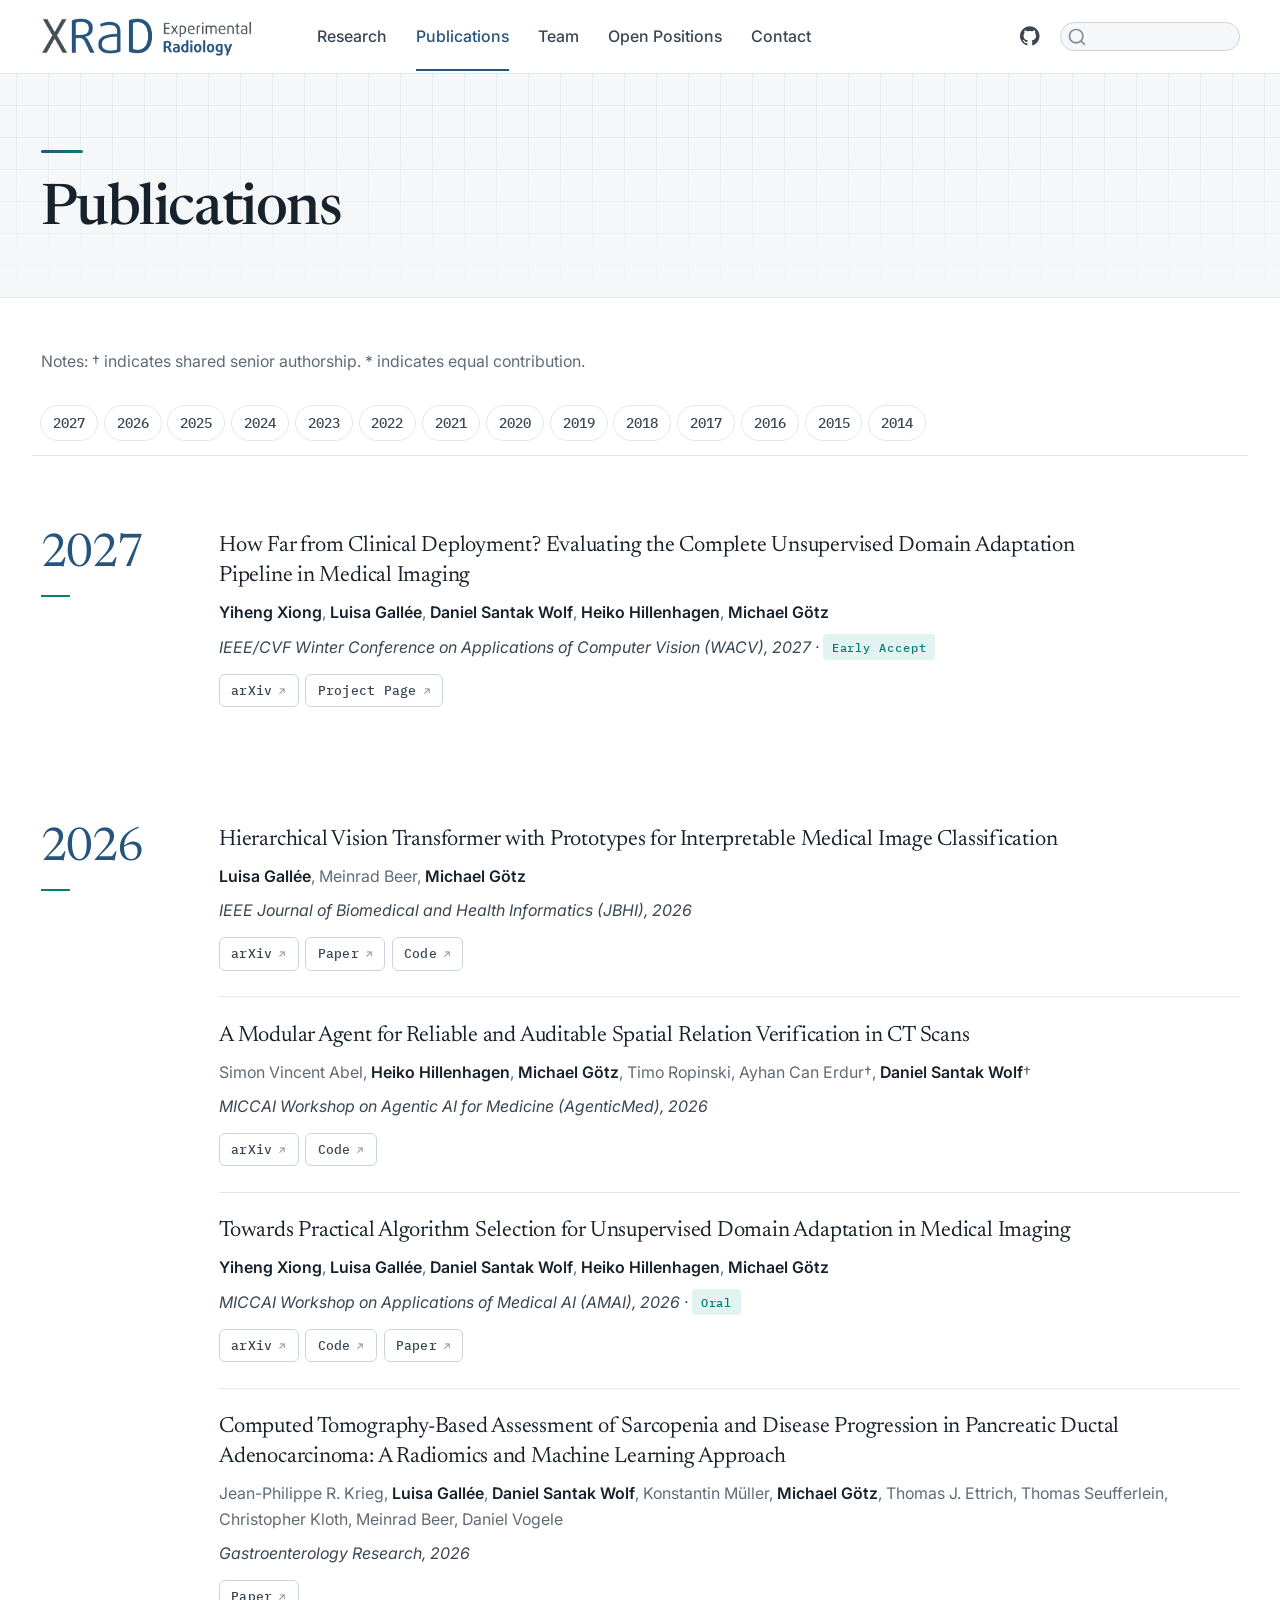
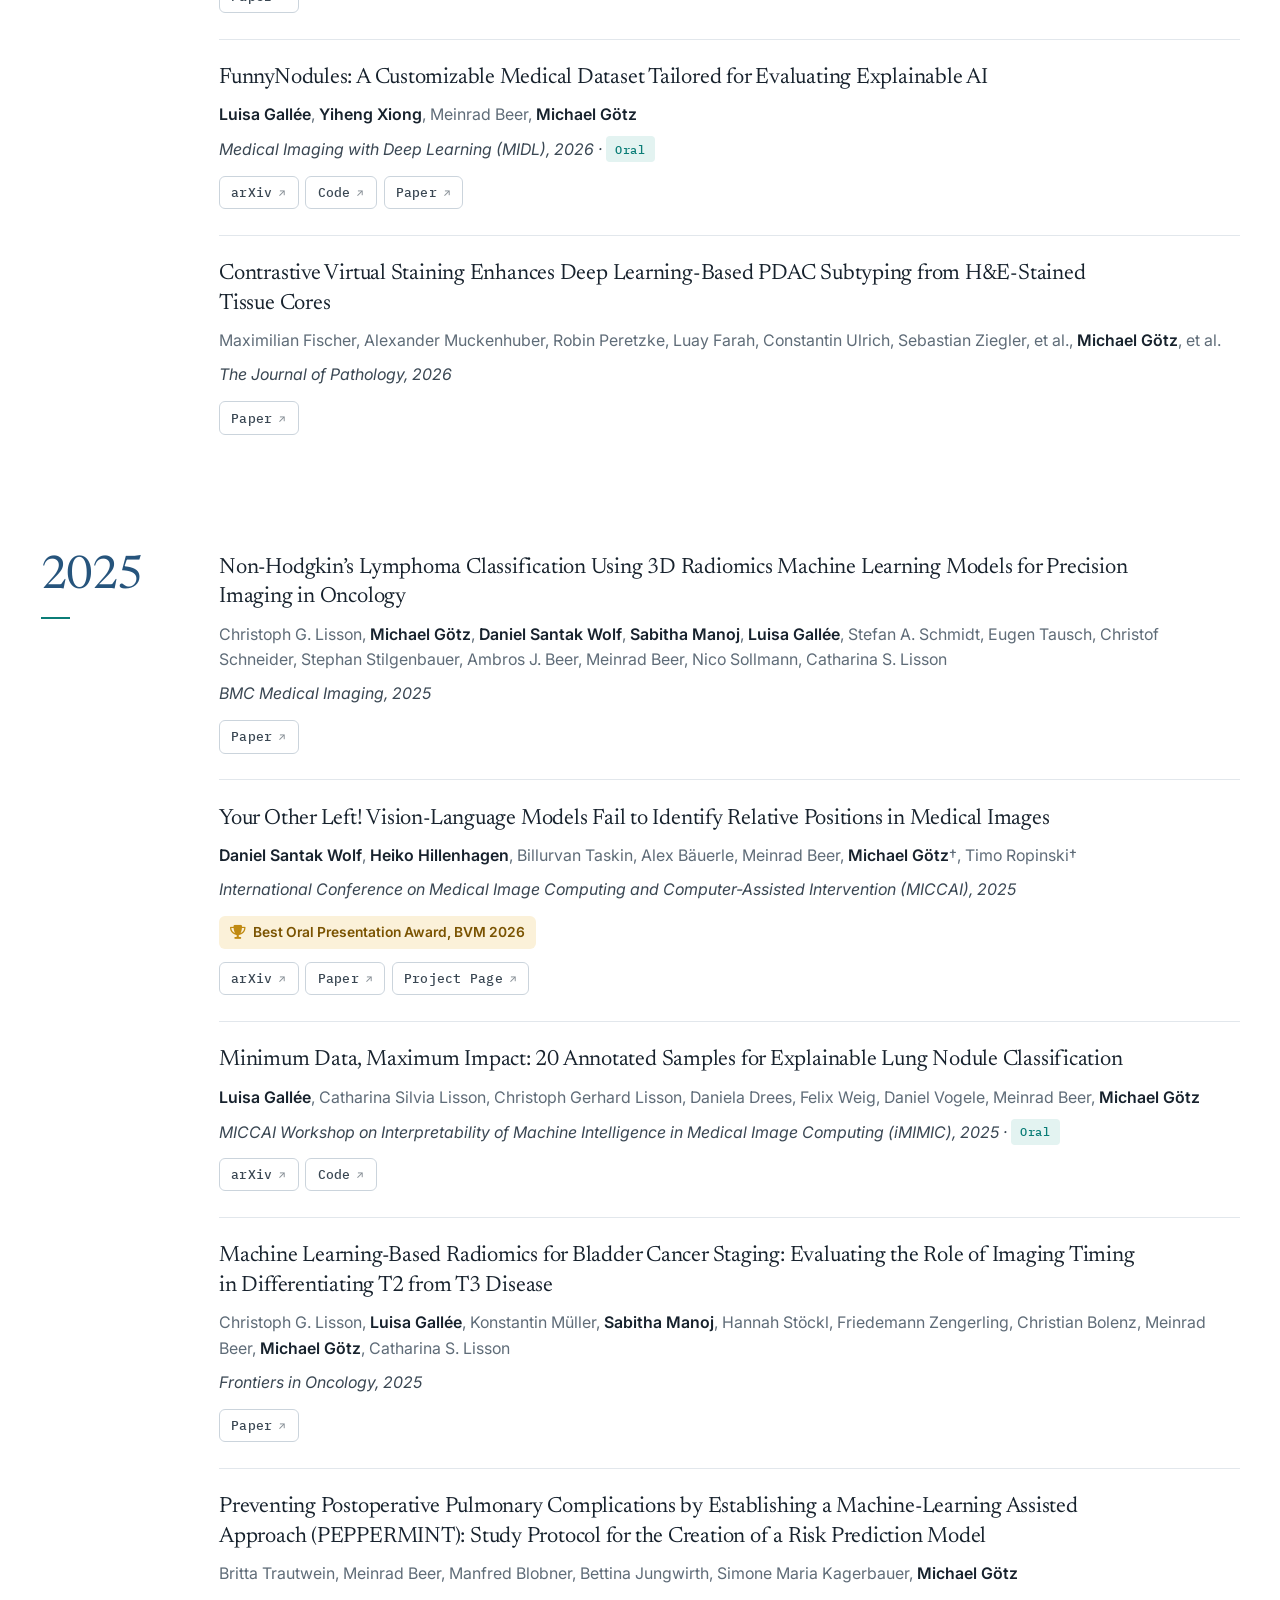
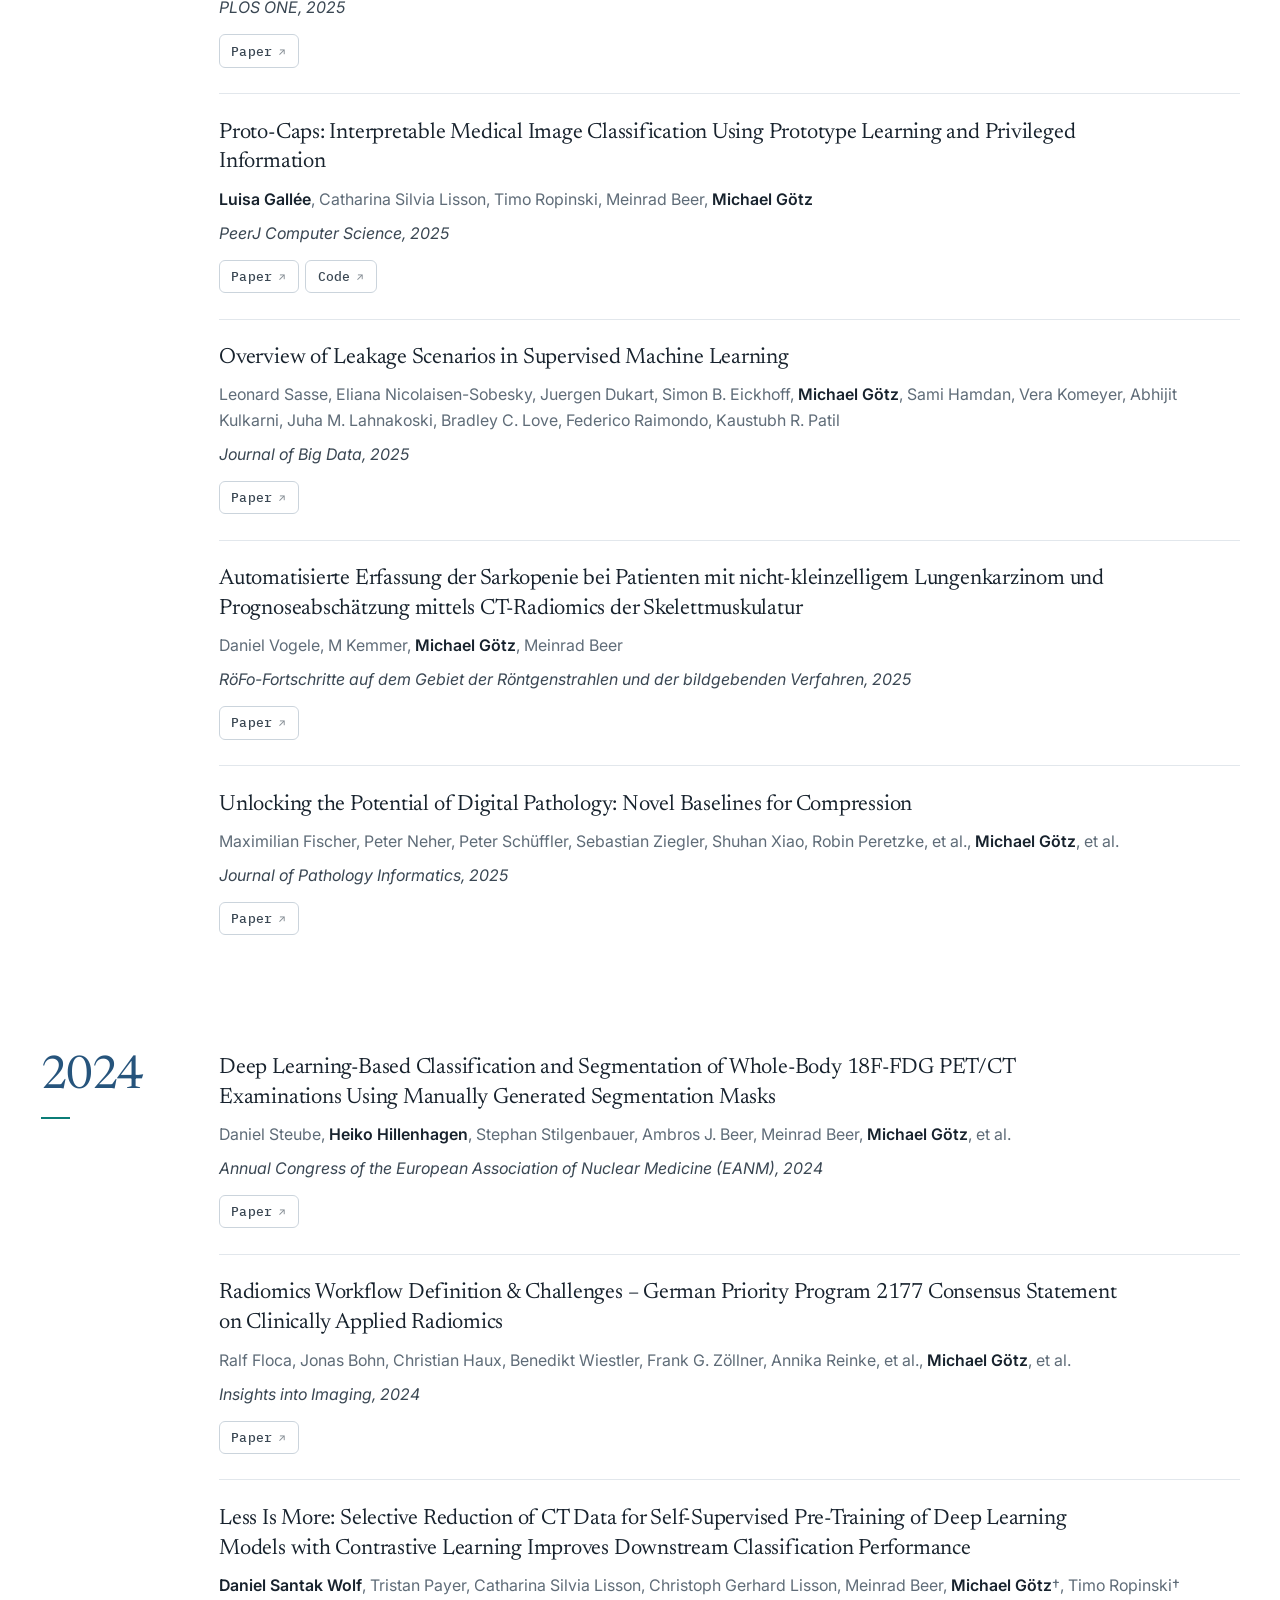
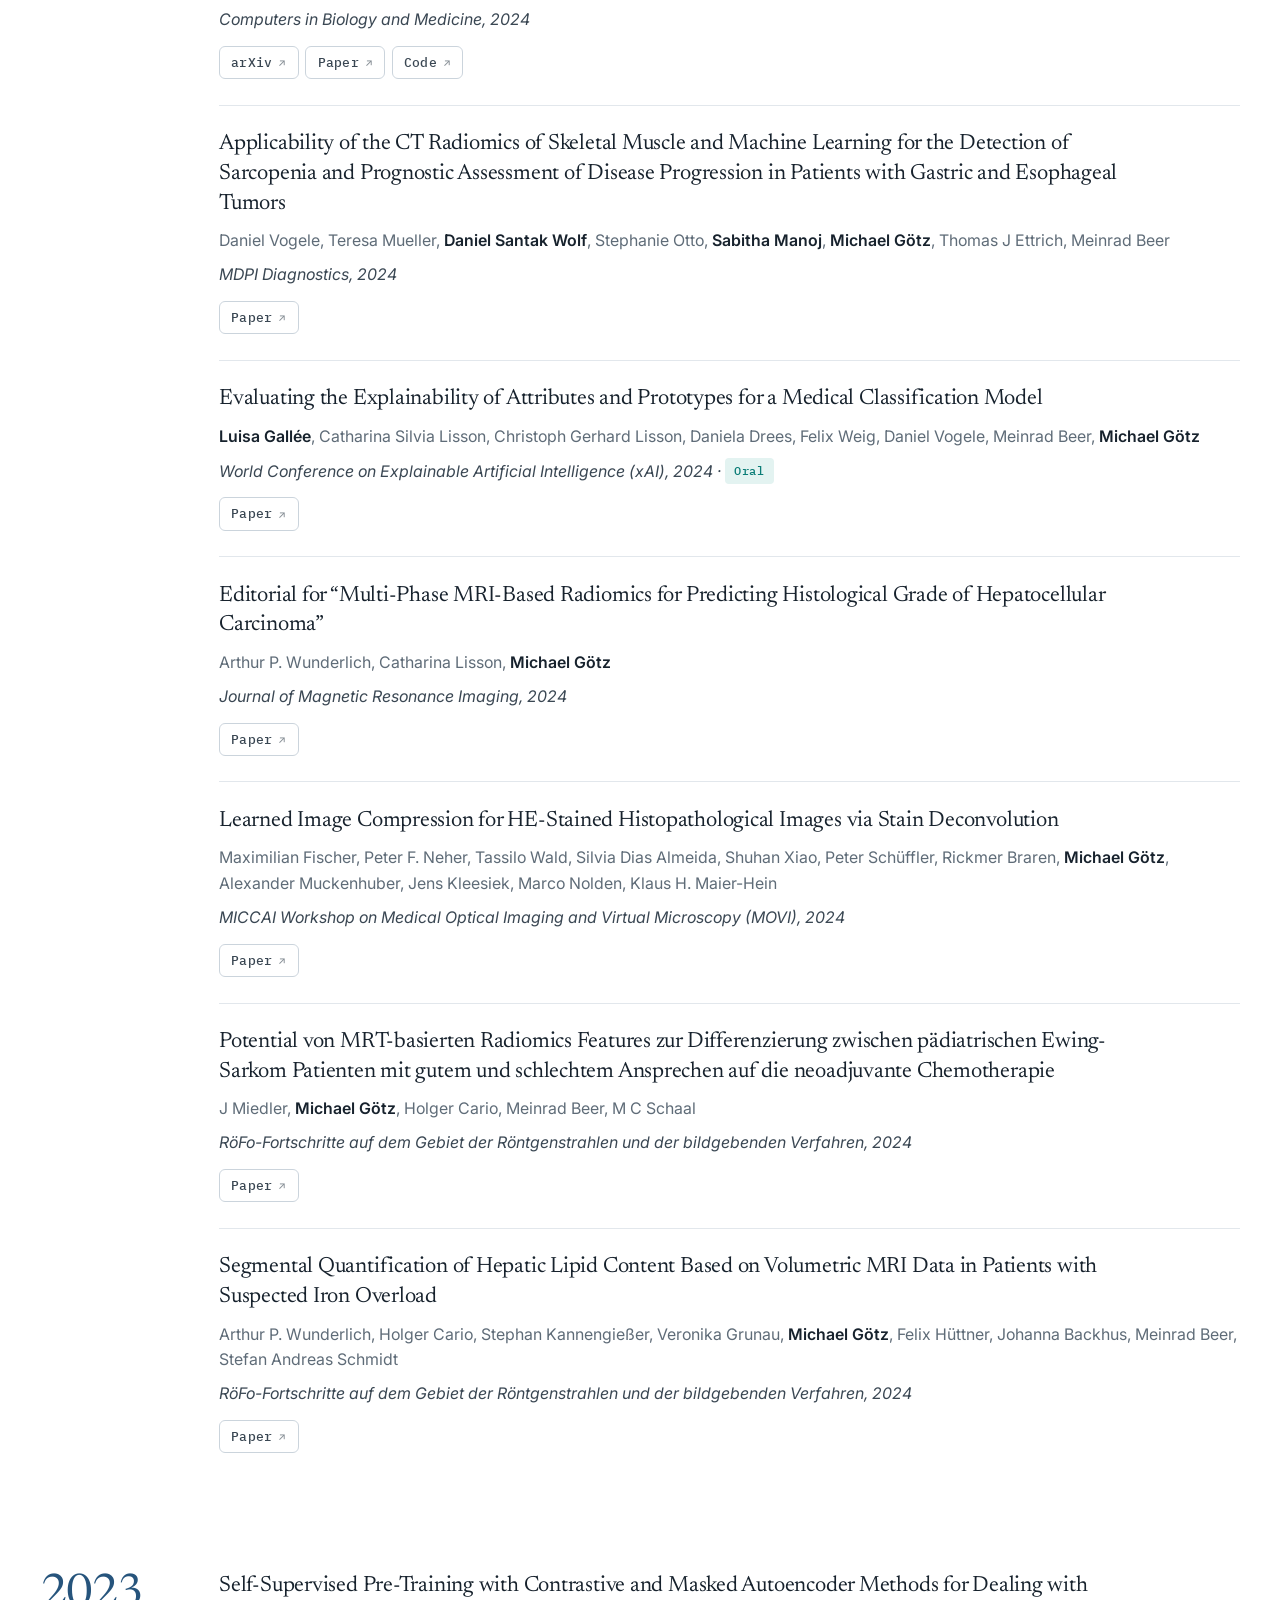
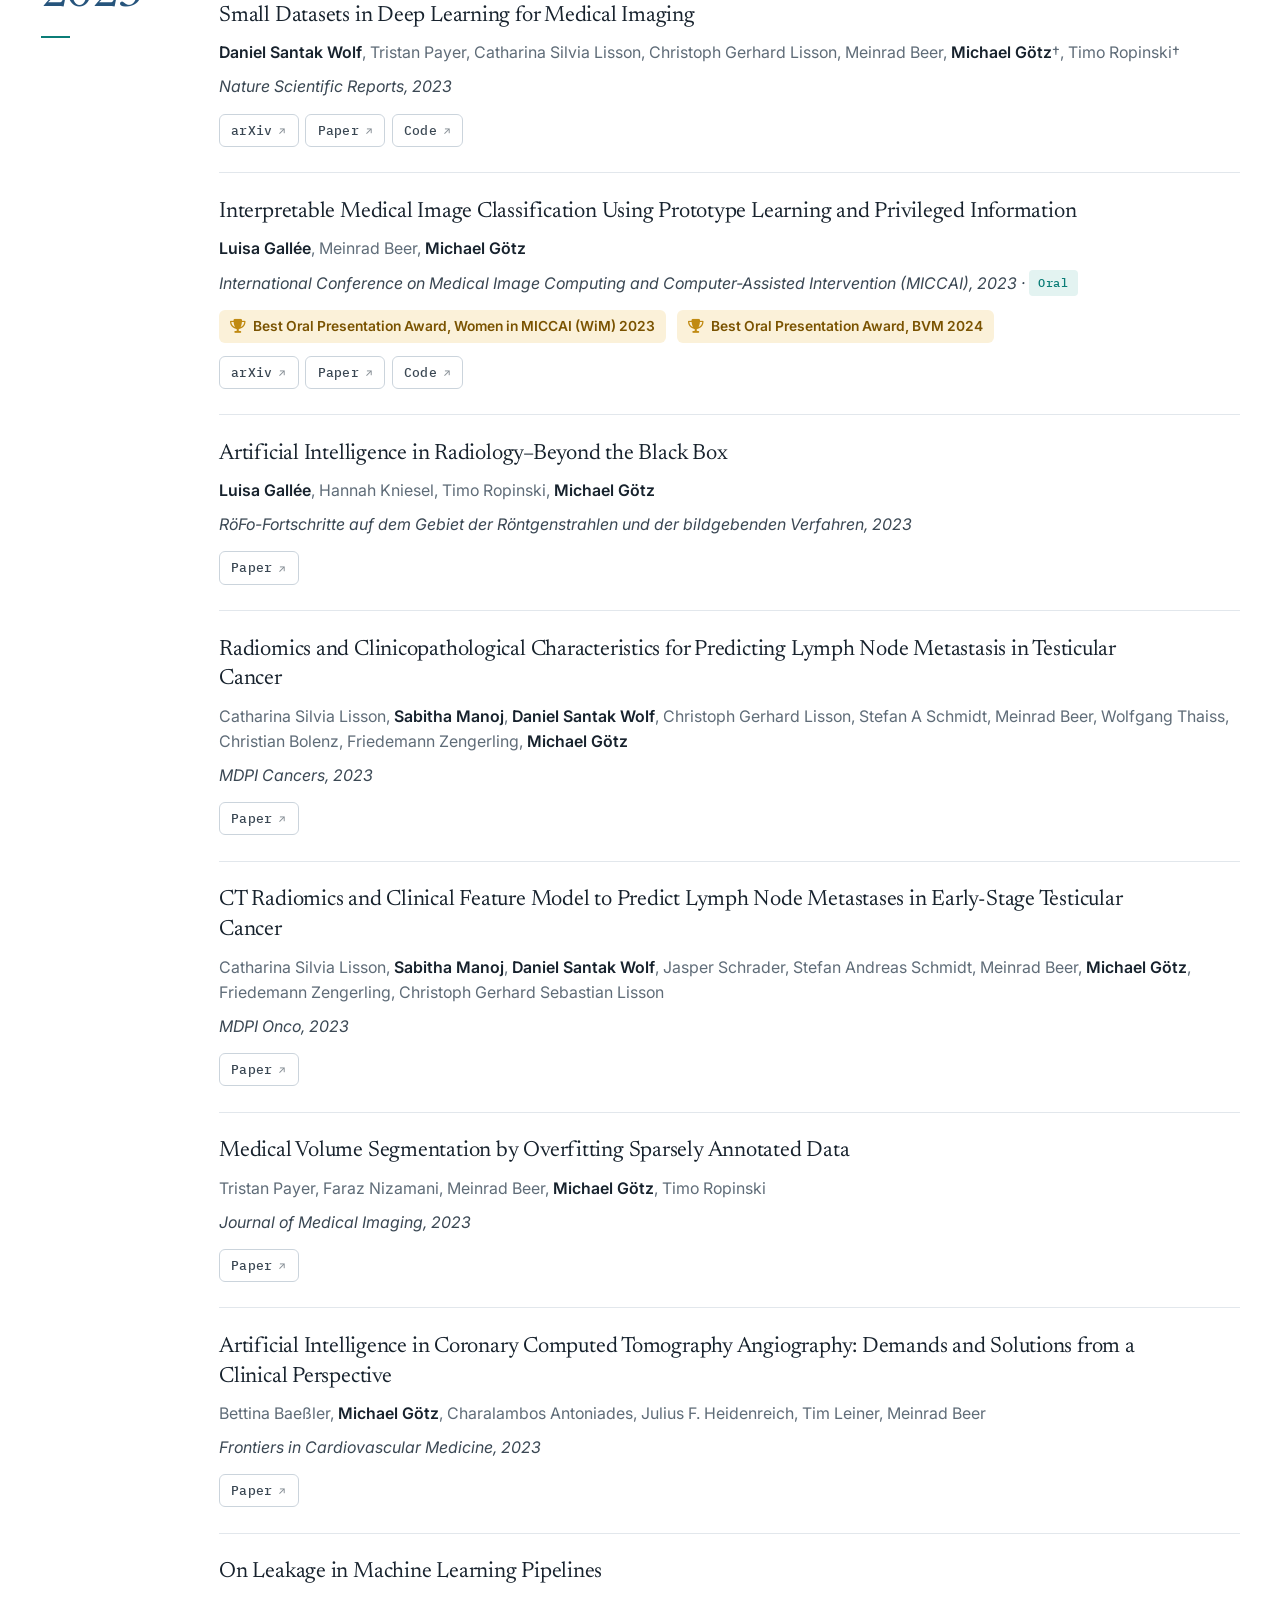
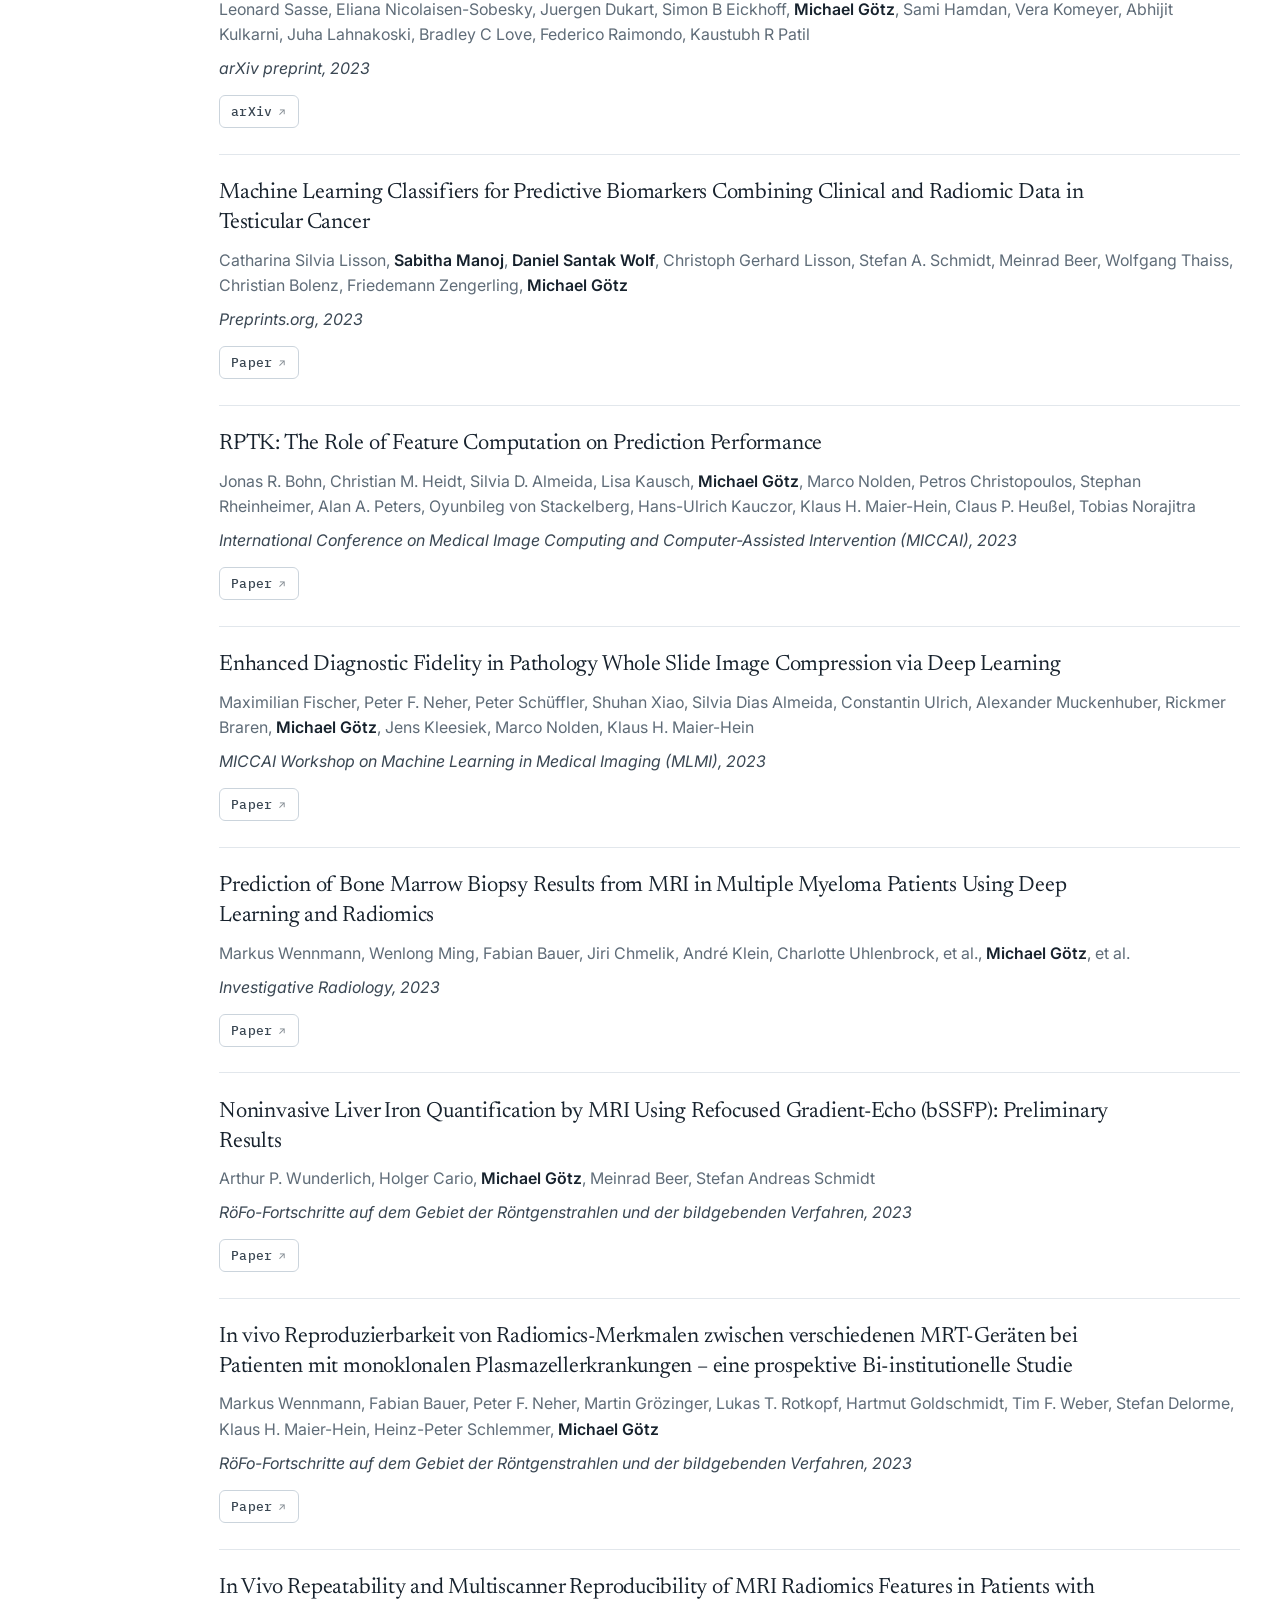
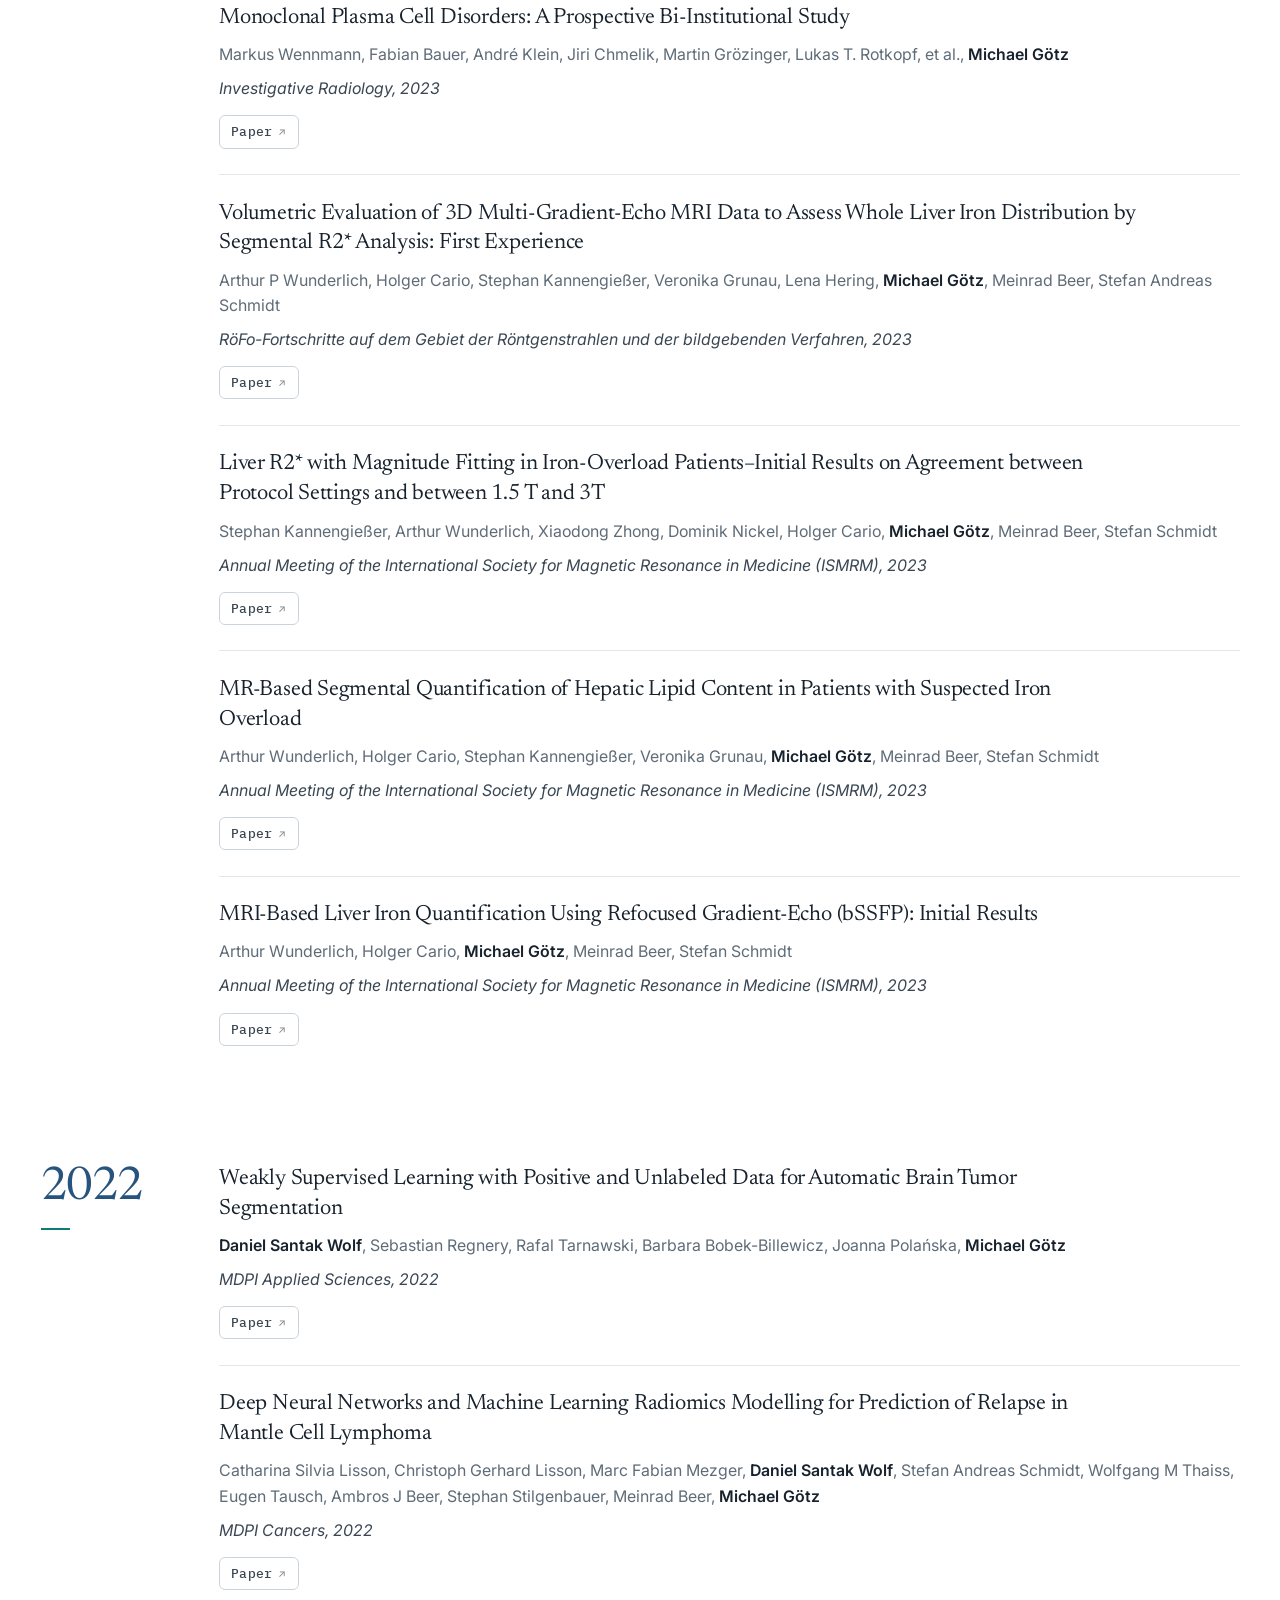
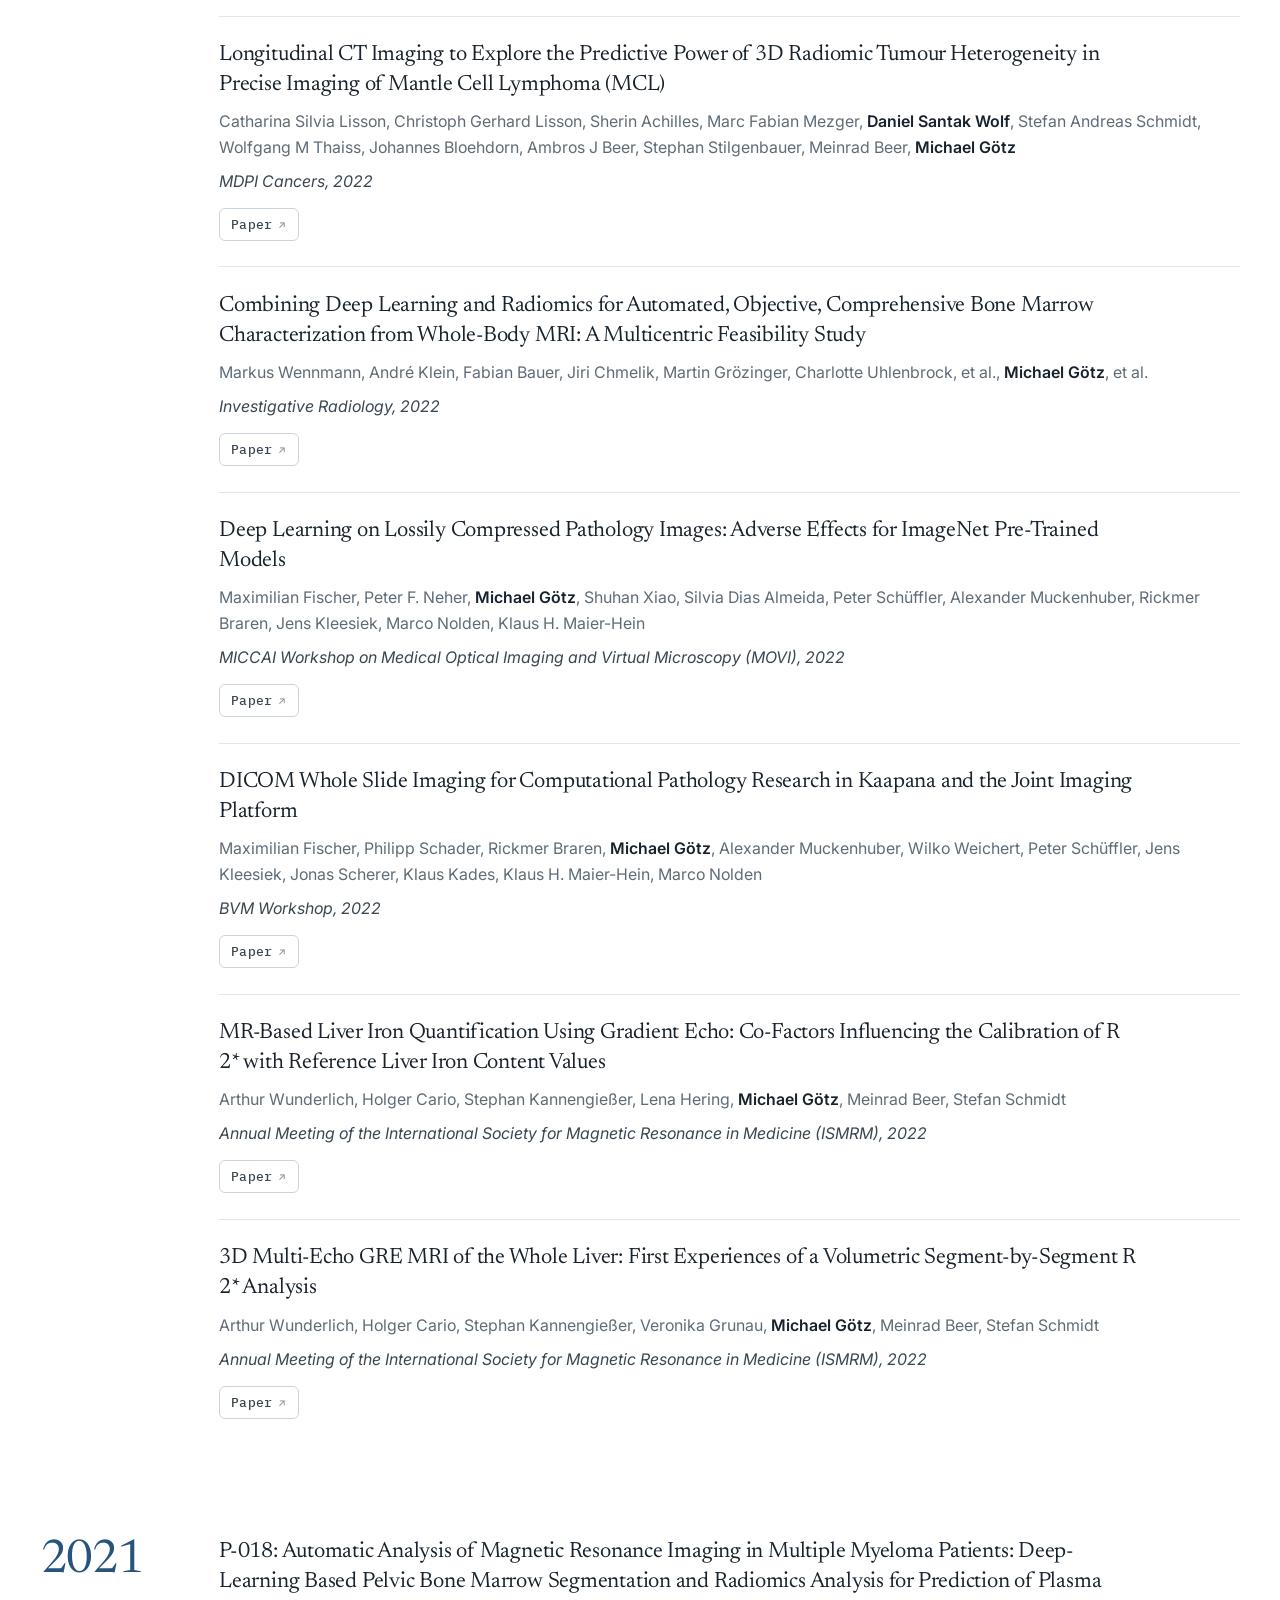
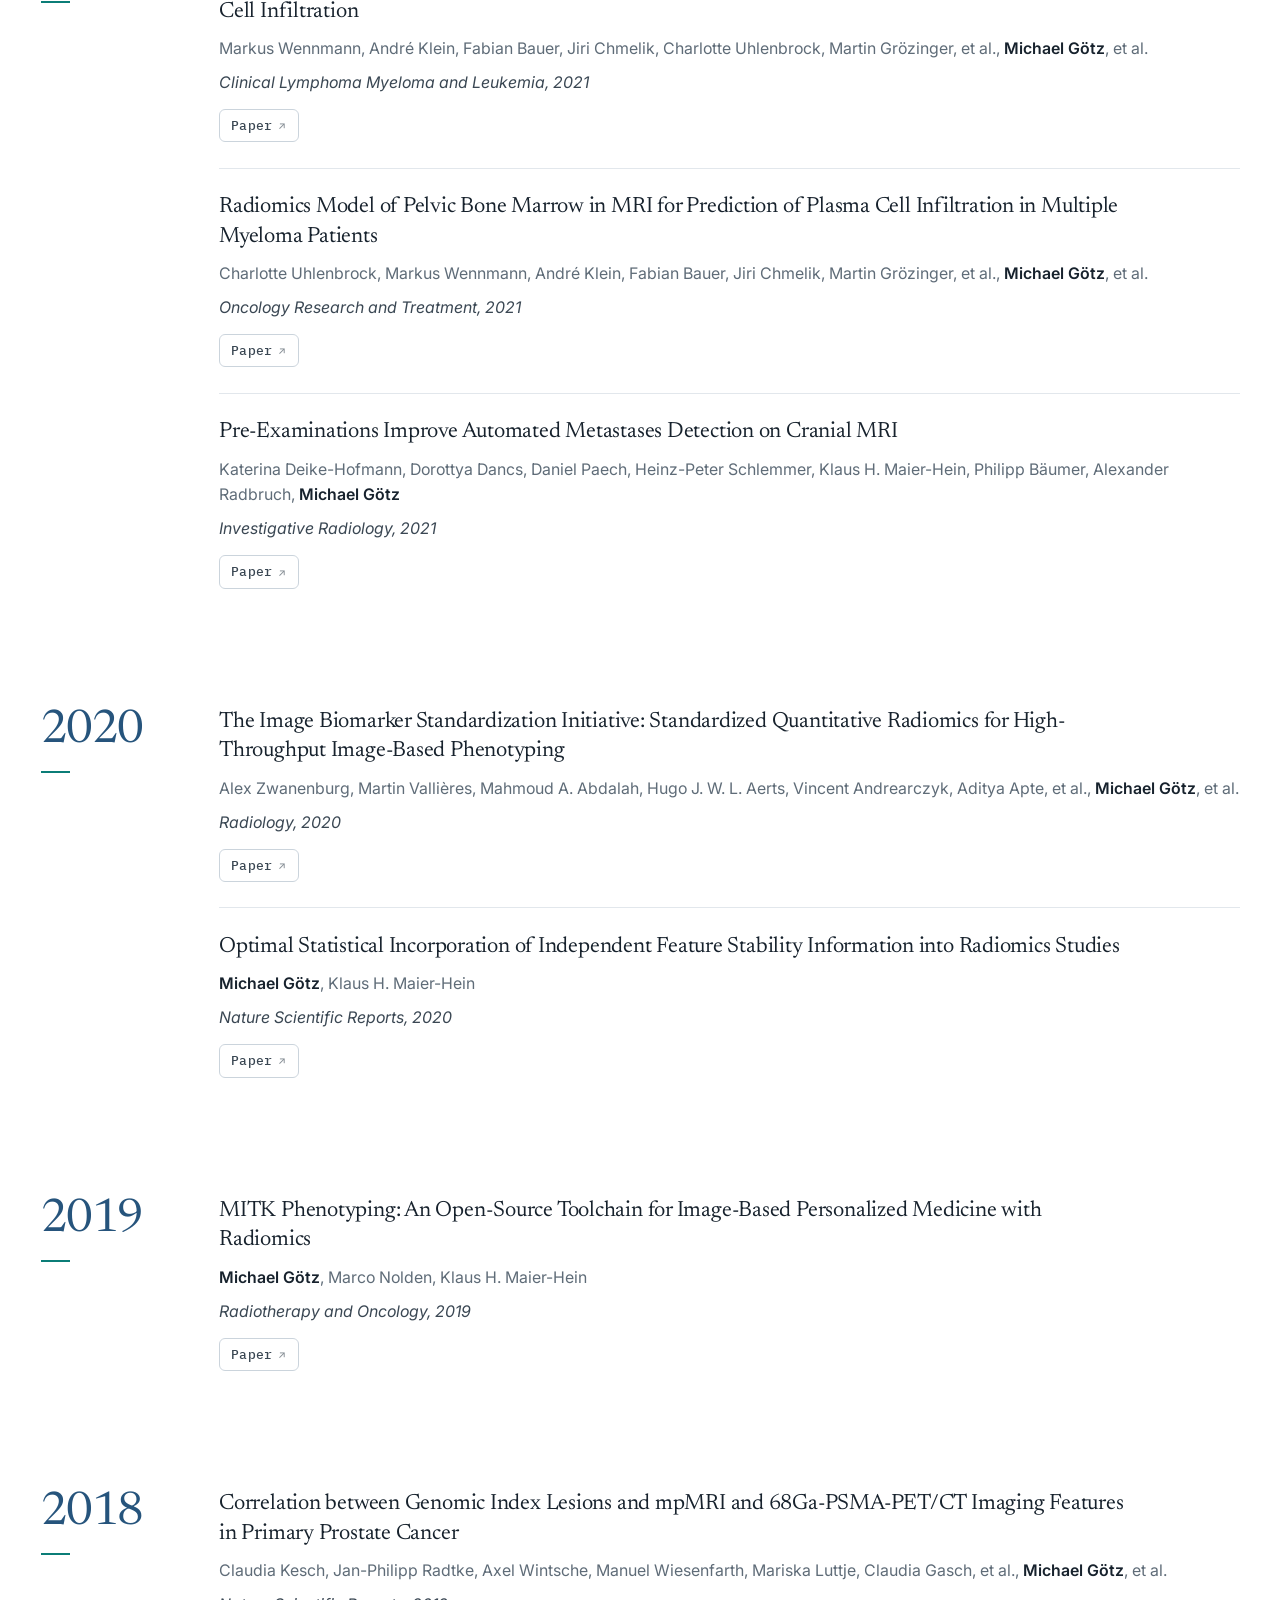
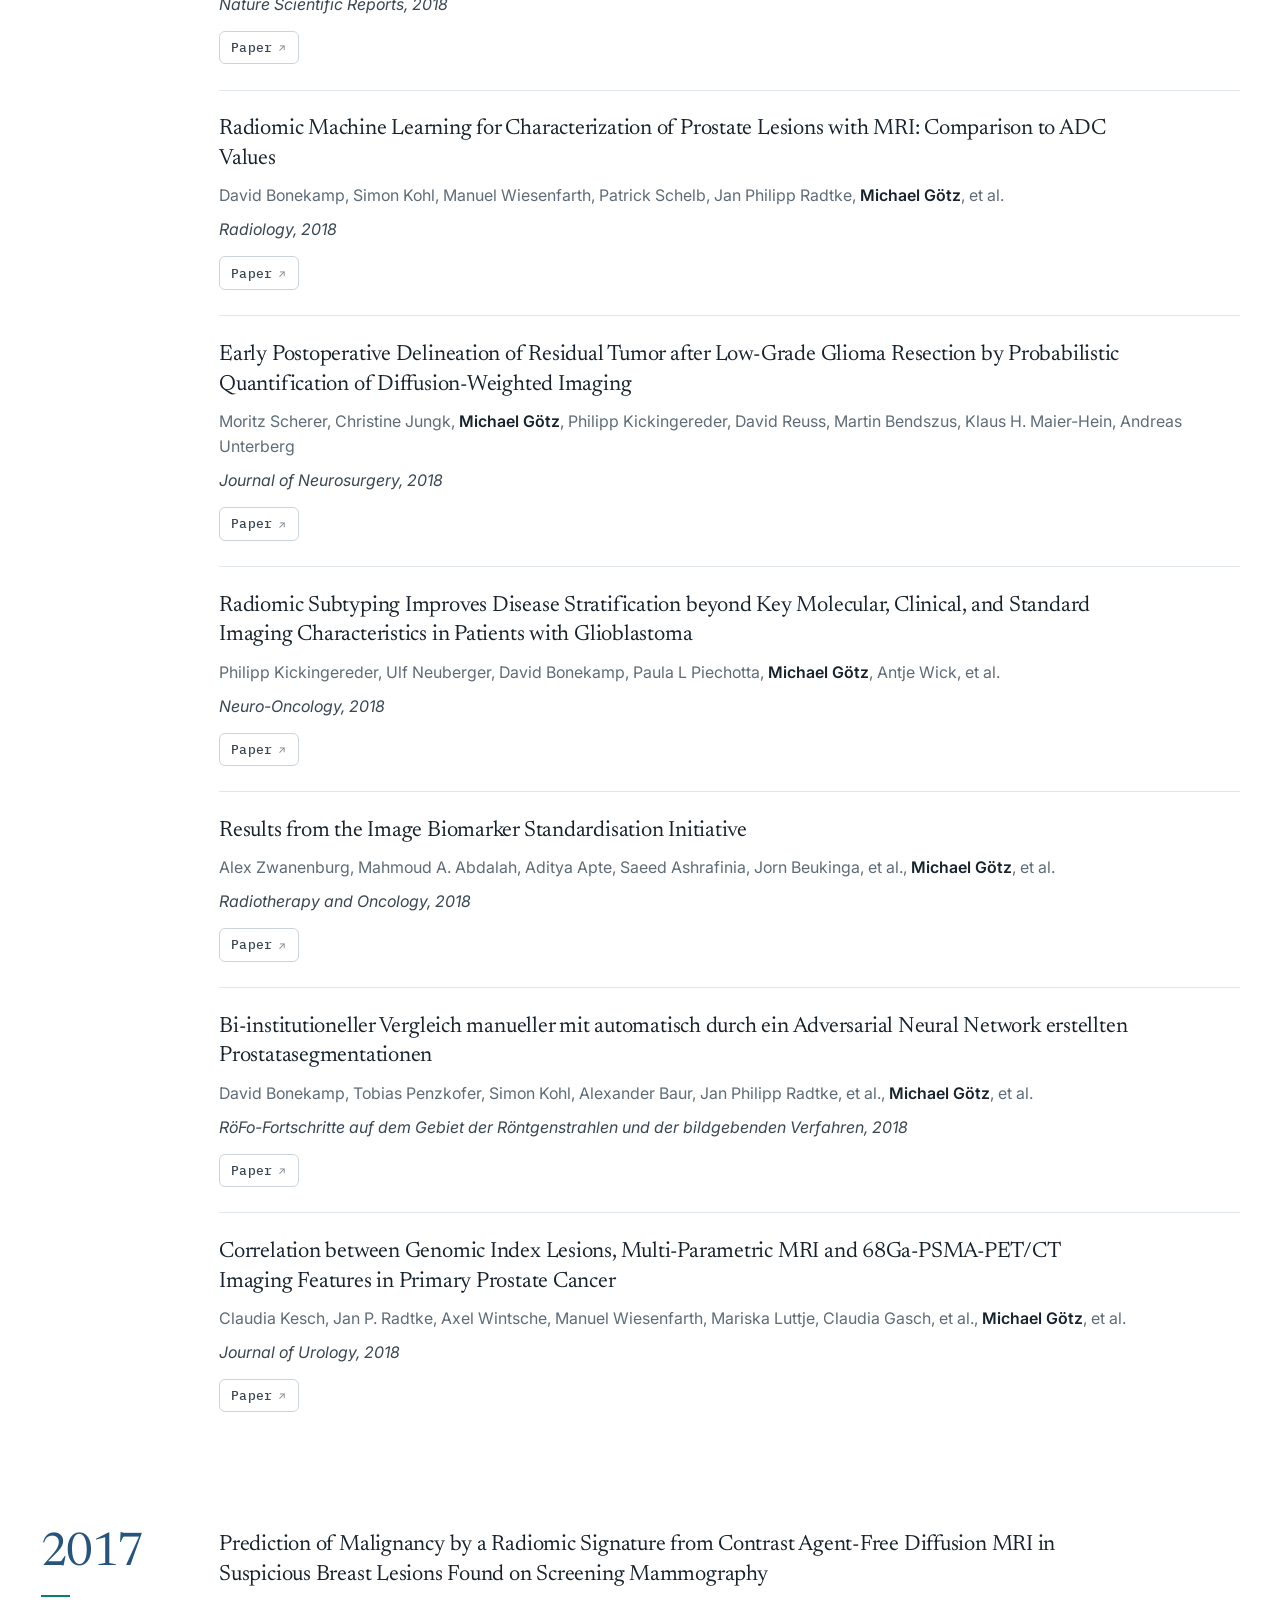
<file: docs/publications.html>
<!DOCTYPE html>
<html xmlns="http://www.w3.org/1999/xhtml" lang="en" xml:lang="en"><head>

<meta charset="utf-8">
<meta name="generator" content="quarto-1.6.42">

<meta name="viewport" content="width=device-width, initial-scale=1.0, user-scalable=yes">

<meta name="author" content="XRaD">
<meta name="description" content="Information, pdfs, and social metrics of papers">

<title>Publications – Experimental Radiology</title>
<style>
code{white-space: pre-wrap;}
span.smallcaps{font-variant: small-caps;}
div.columns{display: flex; gap: min(4vw, 1.5em);}
div.column{flex: auto; overflow-x: auto;}
div.hanging-indent{margin-left: 1.5em; text-indent: -1.5em;}
ul.task-list{list-style: none;}
ul.task-list li input[type="checkbox"] {
  width: 0.8em;
  margin: 0 0.8em 0.2em -1em; /* quarto-specific, see https://github.com/quarto-dev/quarto-cli/issues/4556 */ 
  vertical-align: middle;
}
</style>


<script src="site_libs/quarto-nav/quarto-nav.js"></script>
<script src="site_libs/quarto-nav/headroom.min.js"></script>
<script src="site_libs/clipboard/clipboard.min.js"></script>
<script src="site_libs/quarto-search/autocomplete.umd.js"></script>
<script src="site_libs/quarto-search/fuse.min.js"></script>
<script src="site_libs/quarto-search/quarto-search.js"></script>
<meta name="quarto:offset" content="./">
<script src="site_libs/quarto-html/quarto.js"></script>
<script src="site_libs/quarto-html/popper.min.js"></script>
<script src="site_libs/quarto-html/tippy.umd.min.js"></script>
<script src="site_libs/quarto-html/anchor.min.js"></script>
<link href="site_libs/quarto-html/tippy.css" rel="stylesheet">
<link href="site_libs/quarto-html/quarto-syntax-highlighting-f1ecb053a10f5b9a1a6aecac85bd9925.css" rel="stylesheet" id="quarto-text-highlighting-styles">
<script src="site_libs/bootstrap/bootstrap.min.js"></script>
<link href="site_libs/bootstrap/bootstrap-icons.css" rel="stylesheet">
<link href="site_libs/bootstrap/bootstrap-0ffe5414e5b77ad9bf2b03d154fe2aae.min.css" rel="stylesheet" append-hash="true" id="quarto-bootstrap" data-mode="light">
<link href="site_libs/quarto-contrib/fontawesome6-1.2.0/all.min.css" rel="stylesheet">
<link href="site_libs/quarto-contrib/fontawesome6-1.2.0/latex-fontsize.css" rel="stylesheet">
<script id="quarto-search-options" type="application/json">{
  "location": "navbar",
  "copy-button": false,
  "collapse-after": 3,
  "panel-placement": "end",
  "type": "textbox",
  "limit": 50,
  "keyboard-shortcut": [
    "f",
    "/",
    "s"
  ],
  "language": {
    "search-no-results-text": "No results",
    "search-matching-documents-text": "matching documents",
    "search-copy-link-title": "Copy link to search",
    "search-hide-matches-text": "Hide additional matches",
    "search-more-match-text": "more match in this document",
    "search-more-matches-text": "more matches in this document",
    "search-clear-button-title": "Clear",
    "search-text-placeholder": "",
    "search-detached-cancel-button-title": "Cancel",
    "search-submit-button-title": "Submit",
    "search-label": "Search"
  }
}</script>
<link rel="preconnect" href="https://fonts.googleapis.com">
<link rel="preconnect" href="https://fonts.gstatic.com" crossorigin="">
<link href="https://fonts.googleapis.com/css2?family=IBM+Plex+Mono:wght@400;500&amp;family=Inter:wght@400;500;600;700&amp;family=Newsreader:ital,opsz,wght@0,6..72,400;0,6..72,500;0,6..72,600;1,6..72,400&amp;display=swap" rel="stylesheet">
<script>document.documentElement.classList.add("js");</script>


<link rel="stylesheet" href="styles.css">
<meta property="og:title" content="Publications – Experimental Radiology">
<meta property="og:description" content="Website of the Section of Experimental Radiology (XRaD), Ulm University Medical Center">
<meta property="og:image" content="files/images/XRAD_hoch_E_RGB.jpg">
<meta property="og:site_name" content="Experimental Radiology">
<meta name="twitter:title" content="Publications – Experimental Radiology">
<meta name="twitter:description" content="Website of the Section of Experimental Radiology (XRaD), Ulm University Medical Center">
<meta name="twitter:image" content="files/images/XRAD_hoch_E_RGB.jpg">
<meta name="twitter:card" content="summary_large_image">
</head>

<body class="nav-fixed">

<div id="quarto-search-results"></div>
  <header id="quarto-header" class="headroom fixed-top">
    <nav class="navbar navbar-expand-lg " data-bs-theme="dark">
      <div class="navbar-container container-fluid">
      <div class="navbar-brand-container mx-auto">
    <a href="./index.html" class="navbar-brand navbar-brand-logo">
    <img src="./files/images/XRAD_quer_E_RGB.png" alt="XRaD group logo" class="navbar-logo">
    </a>
  </div>
            <div id="quarto-search" class="" title="Search"></div>
          <button class="navbar-toggler" type="button" data-bs-toggle="collapse" data-bs-target="#navbarCollapse" aria-controls="navbarCollapse" role="menu" aria-expanded="false" aria-label="Toggle navigation" onclick="if (window.quartoToggleHeadroom) { window.quartoToggleHeadroom(); }">
  <span class="navbar-toggler-icon"></span>
</button>
          <div class="collapse navbar-collapse" id="navbarCollapse">
            <ul class="navbar-nav navbar-nav-scroll me-auto">
  <li class="nav-item">
    <a class="nav-link" href="./research.html"> 
<span class="menu-text">Research</span></a>
  </li>  
  <li class="nav-item">
    <a class="nav-link active" href="./publications.html" aria-current="page"> 
<span class="menu-text">Publications</span></a>
  </li>  
  <li class="nav-item">
    <a class="nav-link" href="./people.html"> 
<span class="menu-text">Team</span></a>
  </li>  
  <li class="nav-item">
    <a class="nav-link" href="./open_positions.html"> 
<span class="menu-text">Open Positions</span></a>
  </li>  
  <li class="nav-item">
    <a class="nav-link" href="./contact.html"> 
<span class="menu-text">Contact</span></a>
  </li>  
</ul>
            <ul class="navbar-nav navbar-nav-scroll ms-auto">
  <li class="nav-item compact">
    <a class="nav-link" href="https://github.com/XRad-Ulm" target="_blank"> <i class="bi bi-github" role="img">
</i> 
<span class="menu-text"></span></a>
  </li>  
</ul>
          </div> <!-- /navcollapse -->
            <div class="quarto-navbar-tools">
</div>
      </div> <!-- /container-fluid -->
    </nav>
</header>
<!-- content -->
<div id="quarto-content" class="quarto-container page-columns page-rows-contents page-layout-full page-navbar">
<!-- sidebar -->
<!-- margin-sidebar -->
    
<!-- main -->
<main class="content column-page" id="quarto-document-content">

<header id="title-block-header" class="quarto-title-block default">
<div class="quarto-title">
<h1 class="title">Publications</h1>
</div>



<div class="quarto-title-meta column-page">

    
  
    
  </div>
  


</header>


<p><span class="pub-note">Notes: † indicates shared senior authorship. * indicates equal contribution.</span></p>
<div class="pub-years" aria-label="Jump to year">

</div>
<section id="year-2027" class="level2 pub-year">
<h2 class="pub-year anchored" data-anchor-id="year-2027">2027</h2>
<div class="pub-entry">
<p><span class="pub-title"><a href="https://arxiv.org/pdf/2608.12035">How Far from Clinical Deployment? Evaluating the Complete Unsupervised Domain Adaptation Pipeline in Medical Imaging</a></span></p>
<p><span class="pub-authors"><strong>Yiheng Xiong</strong>, <strong>Luisa Gallée</strong>, <strong>Daniel Santak Wolf</strong>, <strong>Heiko Hillenhagen</strong>, <strong>Michael Götz</strong></span></p>
<p><span class="pub-venue">IEEE/CVF Winter Conference on Applications of Computer Vision (WACV), 2027 · <span class="pub-highlight">Early Accept</span></span></p>
<p><span class="pub-links"><a href="https://arxiv.org/pdf/2608.12035">arXiv</a> <a href="https://xiongyiheng.github.io/complete-uda-pipeline-site/">Project Page</a></span></p>
</div>
</section>
<section id="year-2026" class="level2 pub-year">
<h2 class="pub-year anchored" data-anchor-id="year-2026">2026</h2>
<div class="pub-entry">
<p><span class="pub-title"><a href="https://arxiv.org/pdf/2502.08997">Hierarchical Vision Transformer with Prototypes for Interpretable Medical Image Classification</a></span></p>
<p><span class="pub-authors"><strong>Luisa Gallée</strong>, Meinrad Beer, <strong>Michael Götz</strong></span></p>
<p><span class="pub-venue">IEEE Journal of Biomedical and Health Informatics (JBHI), 2026</span></p>
<p><span class="pub-links"><a href="https://arxiv.org/pdf/2502.08997">arXiv</a> <a href="https://ieeexplore.ieee.org/abstract/document/11730492">Paper</a> <a href="https://github.com/XRad-Ulm/HierViT">Code</a></span></p>
</div>
<div class="pub-entry">
<p><span class="pub-title"><a href="https://arxiv.org/pdf/2608.21140">A Modular Agent for Reliable and Auditable Spatial Relation Verification in CT Scans</a></span></p>
<p><span class="pub-authors">Simon Vincent Abel, <strong>Heiko Hillenhagen</strong>, <strong>Michael Götz</strong>, Timo Ropinski, Ayhan Can Erdur†, <strong>Daniel Santak Wolf</strong>†</span></p>
<p><span class="pub-venue">MICCAI Workshop on Agentic AI for Medicine (AgenticMed), 2026</span></p>
<p><span class="pub-links"><a href="https://arxiv.org/pdf/2608.21140">arXiv</a> <a href="https://github.com/DeveloperNomis/MICCAI-Medical-Agent">Code</a></span></p>
</div>
<div class="pub-entry">
<p><span class="pub-title"><a href="https://papers.miccai.org/miccai-2026-sat/paper/AMAI_036.pdf">Towards Practical Algorithm Selection for Unsupervised Domain Adaptation in Medical Imaging</a></span></p>
<p><span class="pub-authors"><strong>Yiheng Xiong</strong>, <strong>Luisa Gallée</strong>, <strong>Daniel Santak Wolf</strong>, <strong>Heiko Hillenhagen</strong>, <strong>Michael Götz</strong></span></p>
<p><span class="pub-venue">MICCAI Workshop on Applications of Medical AI (AMAI), 2026 · <span class="pub-highlight">Oral</span></span></p>
<p><span class="pub-links"><a href="https://arxiv.org/abs/2607.28125">arXiv</a> <a href="https://github.com/xiongyiheng/Complete-Unsupervised-Domain-Adaptation-Pipeline/tree/main/two-level-algorithm-selection">Code</a> <a href="https://arxiv.org/pdf/2607.28125">Paper</a></span></p>
</div>
<div class="pub-entry">
<p><span class="pub-title"><a href="https://gr.elmerpub.com/index.php/gr/article/view/2132">Computed Tomography-Based Assessment of Sarcopenia and Disease Progression in Pancreatic Ductal Adenocarcinoma: A Radiomics and Machine Learning Approach</a></span></p>
<p><span class="pub-authors">Jean-Philippe R. Krieg, <strong>Luisa Gallée</strong>, <strong>Daniel Santak Wolf</strong>, Konstantin Müller, <strong>Michael Götz</strong>, Thomas J. Ettrich, Thomas Seufferlein, Christopher Kloth, Meinrad Beer, Daniel Vogele</span></p>
<p><span class="pub-venue">Gastroenterology Research, 2026</span></p>
<p><span class="pub-links"><a href="https://gr.elmerpub.com/index.php/gr/article/view/2132">Paper</a></span></p>
</div>
<div class="pub-entry">
<p><span class="pub-title"><a href="https://arxiv.org/pdf/2511.15481">FunnyNodules: A Customizable Medical Dataset Tailored for Evaluating Explainable AI</a></span></p>
<p><span class="pub-authors"><strong>Luisa Gallée</strong>, <strong>Yiheng Xiong</strong>, Meinrad Beer, <strong>Michael Götz</strong></span></p>
<p><span class="pub-venue">Medical Imaging with Deep Learning (MIDL), 2026 · <span class="pub-highlight">Oral</span></span></p>
<p><span class="pub-links"><a href="https://arxiv.org/pdf/2511.15481">arXiv</a> <a href="https://github.com/XRad-Ulm/FunnyNodules">Code</a> <a href="https://raw.githubusercontent.com/mlresearch/v315/main/assets/gallee26a/gallee26a.pdf">Paper</a></span></p>
</div>
<div class="pub-entry">
<p><span class="pub-title"><a href="https://doi.org/10.1002/path.6491">Contrastive Virtual Staining Enhances Deep Learning‐Based PDAC Subtyping from H&amp;E‐Stained Tissue Cores</a></span></p>
<p><span class="pub-authors">Maximilian Fischer, Alexander Muckenhuber, Robin Peretzke, Luay Farah, Constantin Ulrich, Sebastian Ziegler, et al., <strong>Michael Götz</strong>, et al.</span></p>
<p><span class="pub-venue">The Journal of Pathology, 2026</span></p>
<p><span class="pub-links"><a href="https://doi.org/10.1002/path.6491">Paper</a></span></p>
</div>
</section>
<section id="year-2025" class="level2 pub-year">
<h2 class="pub-year anchored" data-anchor-id="year-2025">2025</h2>
<div class="pub-entry">
<p><span class="pub-title"><a href="https://doi.org/10.1186/s12880-025-02006-3">Non-Hodgkin’s Lymphoma Classification Using 3D Radiomics Machine Learning Models for Precision Imaging in Oncology</a></span></p>
<p><span class="pub-authors">Christoph G. Lisson, <strong>Michael Götz</strong>, <strong>Daniel Santak Wolf</strong>, <strong>Sabitha Manoj</strong>, <strong>Luisa Gallée</strong>, Stefan A. Schmidt, Eugen Tausch, Christof Schneider, Stephan Stilgenbauer, Ambros J. Beer, Meinrad Beer, Nico Sollmann, Catharina S. Lisson</span></p>
<p><span class="pub-venue">BMC Medical Imaging, 2025</span></p>
<p><span class="pub-links"><a href="https://doi.org/10.1186/s12880-025-02006-3">Paper</a></span></p>
</div>
<div class="pub-entry">
<p><span class="pub-title"><a href="https://arxiv.org/pdf/2508.00549">Your Other Left! Vision-Language Models Fail to Identify Relative Positions in Medical Images</a></span></p>
<p><span class="pub-authors"><strong>Daniel Santak Wolf</strong>, <strong>Heiko Hillenhagen</strong>, Billurvan Taskin, Alex Bäuerle, Meinrad Beer, <strong>Michael Götz</strong>†, Timo Ropinski†</span></p>
<p><span class="pub-venue">International Conference on Medical Image Computing and Computer-Assisted Intervention (MICCAI), 2025</span></p>
<p><span class="pub-award"><i class="fa-solid fa-trophy" aria-label="trophy"></i> Best Oral Presentation Award, BVM 2026</span></p>
<p><span class="pub-links"><a href="https://arxiv.org/pdf/2508.00549">arXiv</a> <a href="https://doi.org/10.1007/978-3-032-04971-1_65">Paper</a> <a href="https://wolfda95.github.io/your_other_left/">Project Page</a></span></p>
</div>
<div class="pub-entry">
<p><span class="pub-title"><a href="https://arxiv.org/pdf/2508.00639">Minimum Data, Maximum Impact: 20 Annotated Samples for Explainable Lung Nodule Classification</a></span></p>
<p><span class="pub-authors"><strong>Luisa Gallée</strong>, Catharina Silvia Lisson, Christoph Gerhard Lisson, Daniela Drees, Felix Weig, Daniel Vogele, Meinrad Beer, <strong>Michael Götz</strong></span></p>
<p><span class="pub-venue">MICCAI Workshop on Interpretability of Machine Intelligence in Medical Image Computing (iMIMIC), 2025 · <span class="pub-highlight">Oral</span></span></p>
<p><span class="pub-links"><a href="https://arxiv.org/pdf/2508.00639">arXiv</a> <a href="https://github.com/XRad-Ulm/Attribute-Conditional-Diffusion-Model">Code</a></span></p>
</div>
<div class="pub-entry">
<p><span class="pub-title"><a href="https://doi.org/10.3389/fonc.2025.1591742">Machine Learning-Based Radiomics for Bladder Cancer Staging: Evaluating the Role of Imaging Timing in Differentiating T2 from T3 Disease</a></span></p>
<p><span class="pub-authors">Christoph G. Lisson, <strong>Luisa Gallée</strong>, Konstantin Müller, <strong>Sabitha Manoj</strong>, Hannah Stöckl, Friedemann Zengerling, Christian Bolenz, Meinrad Beer, <strong>Michael Götz</strong>, Catharina S. Lisson</span></p>
<p><span class="pub-venue">Frontiers in Oncology, 2025</span></p>
<p><span class="pub-links"><a href="https://doi.org/10.3389/fonc.2025.1591742">Paper</a></span></p>
</div>
<div class="pub-entry">
<p><span class="pub-title"><a href="https://doi.org/10.1371/journal.pone.0329076">Preventing Postoperative Pulmonary Complications by Establishing a Machine-Learning Assisted Approach (PEPPERMINT): Study Protocol for the Creation of a Risk Prediction Model</a></span></p>
<p><span class="pub-authors">Britta Trautwein, Meinrad Beer, Manfred Blobner, Bettina Jungwirth, Simone Maria Kagerbauer, <strong>Michael Götz</strong></span></p>
<p><span class="pub-venue">PLOS ONE, 2025</span></p>
<p><span class="pub-links"><a href="https://doi.org/10.1371/journal.pone.0329076">Paper</a></span></p>
</div>
<div class="pub-entry">
<p><span class="pub-title"><a href="https://doi.org/10.7717/peerj-cs.2908">Proto-Caps: Interpretable Medical Image Classification Using Prototype Learning and Privileged Information</a></span></p>
<p><span class="pub-authors"><strong>Luisa Gallée</strong>, Catharina Silvia Lisson, Timo Ropinski, Meinrad Beer, <strong>Michael Götz</strong></span></p>
<p><span class="pub-venue">PeerJ Computer Science, 2025</span></p>
<p><span class="pub-links"><a href="https://doi.org/10.7717/peerj-cs.2908">Paper</a> <a href="https://github.com/XRad-Ulm/Proto-Caps">Code</a></span></p>
</div>
<div class="pub-entry">
<p><span class="pub-title"><a href="https://doi.org/10.1186/s40537-025-01193-8">Overview of Leakage Scenarios in Supervised Machine Learning</a></span></p>
<p><span class="pub-authors">Leonard Sasse, Eliana Nicolaisen-Sobesky, Juergen Dukart, Simon B. Eickhoff, <strong>Michael Götz</strong>, Sami Hamdan, Vera Komeyer, Abhijit Kulkarni, Juha M. Lahnakoski, Bradley C. Love, Federico Raimondo, Kaustubh R. Patil</span></p>
<p><span class="pub-venue">Journal of Big Data, 2025</span></p>
<p><span class="pub-links"><a href="https://doi.org/10.1186/s40537-025-01193-8">Paper</a></span></p>
</div>
<div class="pub-entry">
<p><span class="pub-title"><a href="https://doi.org/10.1055/s-0045-1802808">Automatisierte Erfassung der Sarkopenie bei Patienten mit nicht-kleinzelligem Lungenkarzinom und Prognoseabschätzung mittels CT-Radiomics der Skelettmuskulatur</a></span></p>
<p><span class="pub-authors">Daniel Vogele, M Kemmer, <strong>Michael Götz</strong>, Meinrad Beer</span></p>
<p><span class="pub-venue">RöFo-Fortschritte auf dem Gebiet der Röntgenstrahlen und der bildgebenden Verfahren, 2025</span></p>
<p><span class="pub-links"><a href="https://doi.org/10.1055/s-0045-1802808">Paper</a></span></p>
</div>
<div class="pub-entry">
<p><span class="pub-title"><a href="https://doi.org/10.1016/j.jpi.2025.100421">Unlocking the Potential of Digital Pathology: Novel Baselines for Compression</a></span></p>
<p><span class="pub-authors">Maximilian Fischer, Peter Neher, Peter Schüffler, Sebastian Ziegler, Shuhan Xiao, Robin Peretzke, et al., <strong>Michael Götz</strong>, et al.</span></p>
<p><span class="pub-venue">Journal of Pathology Informatics, 2025</span></p>
<p><span class="pub-links"><a href="https://doi.org/10.1016/j.jpi.2025.100421">Paper</a></span></p>
</div>
</section>
<section id="year-2024" class="level2 pub-year">
<h2 class="pub-year anchored" data-anchor-id="year-2024">2024</h2>
<div class="pub-entry">
<p><span class="pub-title"><a href="https://doi.org/10.1007/s00259-024-06838-z">Deep Learning-Based Classification and Segmentation of Whole-Body 18F-FDG PET/CT Examinations Using Manually Generated Segmentation Masks</a></span></p>
<p><span class="pub-authors">Daniel Steube, <strong>Heiko Hillenhagen</strong>, Stephan Stilgenbauer, Ambros J. Beer, Meinrad Beer, <strong>Michael Götz</strong>, et al.</span></p>
<p><span class="pub-venue">Annual Congress of the European Association of Nuclear Medicine (EANM), 2024</span></p>
<p><span class="pub-links"><a href="https://doi.org/10.1007/s00259-024-06838-z">Paper</a></span></p>
</div>
<div class="pub-entry">
<p><span class="pub-title"><a href="https://doi.org/10.1186/s13244-024-01704-w">Radiomics Workflow Definition &amp; Challenges – German Priority Program 2177 Consensus Statement on Clinically Applied Radiomics</a></span></p>
<p><span class="pub-authors">Ralf Floca, Jonas Bohn, Christian Haux, Benedikt Wiestler, Frank G. Zöllner, Annika Reinke, et al., <strong>Michael Götz</strong>, et al.</span></p>
<p><span class="pub-venue">Insights into Imaging, 2024</span></p>
<p><span class="pub-links"><a href="https://doi.org/10.1186/s13244-024-01704-w">Paper</a></span></p>
</div>
<div class="pub-entry">
<p><span class="pub-title"><a href="https://arxiv.org/pdf/2410.14524">Less Is More: Selective Reduction of CT Data for Self-Supervised Pre-Training of Deep Learning Models with Contrastive Learning Improves Downstream Classification Performance</a></span></p>
<p><span class="pub-authors"><strong>Daniel Santak Wolf</strong>, Tristan Payer, Catharina Silvia Lisson, Christoph Gerhard Lisson, Meinrad Beer, <strong>Michael Götz</strong>†, Timo Ropinski†</span></p>
<p><span class="pub-venue">Computers in Biology and Medicine, 2024</span></p>
<p><span class="pub-links"><a href="https://arxiv.org/pdf/2410.14524">arXiv</a> <a href="https://doi.org/10.1016/j.compbiomed.2024.109242">Paper</a> <a href="https://github.com/Wolfda95/Less_is_More">Code</a></span></p>
</div>
<div class="pub-entry">
<p><span class="pub-title"><a href="https://www.mdpi.com/2075-4418/14/2/198">Applicability of the CT Radiomics of Skeletal Muscle and Machine Learning for the Detection of Sarcopenia and Prognostic Assessment of Disease Progression in Patients with Gastric and Esophageal Tumors</a></span></p>
<p><span class="pub-authors">Daniel Vogele, Teresa Mueller, <strong>Daniel Santak Wolf</strong>, Stephanie Otto, <strong>Sabitha Manoj</strong>, <strong>Michael Götz</strong>, Thomas J Ettrich, Meinrad Beer</span></p>
<p><span class="pub-venue">MDPI Diagnostics, 2024</span></p>
<p><span class="pub-links"><a href="https://www.mdpi.com/2075-4418/14/2/198">Paper</a></span></p>
</div>
<div class="pub-entry">
<p><span class="pub-title"><a href="https://link.springer.com/chapter/10.1007/978-3-031-63787-2_3">Evaluating the Explainability of Attributes and Prototypes for a Medical Classification Model</a></span></p>
<p><span class="pub-authors"><strong>Luisa Gallée</strong>, Catharina Silvia Lisson, Christoph Gerhard Lisson, Daniela Drees, Felix Weig, Daniel Vogele, Meinrad Beer, <strong>Michael Götz</strong></span></p>
<p><span class="pub-venue">World Conference on Explainable Artificial Intelligence (xAI), 2024 · <span class="pub-highlight">Oral</span></span></p>
<p><span class="pub-links"><a href="https://link.springer.com/chapter/10.1007/978-3-031-63787-2_3">Paper</a></span></p>
</div>
<div class="pub-entry">
<p><span class="pub-title"><a href="https://doi.org/10.1002/jmri.29323">Editorial for “Multi‐Phase MRI‐Based Radiomics for Predicting Histological Grade of Hepatocellular Carcinoma”</a></span></p>
<p><span class="pub-authors">Arthur P. Wunderlich, Catharina Lisson, <strong>Michael Götz</strong></span></p>
<p><span class="pub-venue">Journal of Magnetic Resonance Imaging, 2024</span></p>
<p><span class="pub-links"><a href="https://doi.org/10.1002/jmri.29323">Paper</a></span></p>
</div>
<div class="pub-entry">
<p><span class="pub-title"><a href="https://doi.org/10.1007/978-3-031-77786-8_10">Learned Image Compression for HE-Stained Histopathological Images via Stain Deconvolution</a></span></p>
<p><span class="pub-authors">Maximilian Fischer, Peter F. Neher, Tassilo Wald, Silvia Dias Almeida, Shuhan Xiao, Peter Schüffler, Rickmer Braren, <strong>Michael Götz</strong>, Alexander Muckenhuber, Jens Kleesiek, Marco Nolden, Klaus H. Maier-Hein</span></p>
<p><span class="pub-venue">MICCAI Workshop on Medical Optical Imaging and Virtual Microscopy (MOVI), 2024</span></p>
<p><span class="pub-links"><a href="https://doi.org/10.1007/978-3-031-77786-8_10">Paper</a></span></p>
</div>
<div class="pub-entry">
<p><span class="pub-title"><a href="https://doi.org/10.1055/s-0044-1788763">Potential von MRT-basierten Radiomics Features zur Differenzierung zwischen pädiatrischen Ewing-Sarkom Patienten mit gutem und schlechtem Ansprechen auf die neoadjuvante Chemotherapie</a></span></p>
<p><span class="pub-authors">J Miedler, <strong>Michael Götz</strong>, Holger Cario, Meinrad Beer, M C Schaal</span></p>
<p><span class="pub-venue">RöFo-Fortschritte auf dem Gebiet der Röntgenstrahlen und der bildgebenden Verfahren, 2024</span></p>
<p><span class="pub-links"><a href="https://doi.org/10.1055/s-0044-1788763">Paper</a></span></p>
</div>
<div class="pub-entry">
<p><span class="pub-title"><a href="https://doi.org/10.1055/a-2211-3199">Segmental Quantification of Hepatic Lipid Content Based on Volumetric MRI Data in Patients with Suspected Iron Overload</a></span></p>
<p><span class="pub-authors">Arthur P. Wunderlich, Holger Cario, Stephan Kannengießer, Veronika Grunau, <strong>Michael Götz</strong>, Felix Hüttner, Johanna Backhus, Meinrad Beer, Stefan Andreas Schmidt</span></p>
<p><span class="pub-venue">RöFo-Fortschritte auf dem Gebiet der Röntgenstrahlen und der bildgebenden Verfahren, 2024</span></p>
<p><span class="pub-links"><a href="https://doi.org/10.1055/a-2211-3199">Paper</a></span></p>
</div>
</section>
<section id="year-2023" class="level2 pub-year">
<h2 class="pub-year anchored" data-anchor-id="year-2023">2023</h2>
<div class="pub-entry">
<p><span class="pub-title"><a href="https://arxiv.org/pdf/2308.06534">Self-Supervised Pre-Training with Contrastive and Masked Autoencoder Methods for Dealing with Small Datasets in Deep Learning for Medical Imaging</a></span></p>
<p><span class="pub-authors"><strong>Daniel Santak Wolf</strong>, Tristan Payer, Catharina Silvia Lisson, Christoph Gerhard Lisson, Meinrad Beer, <strong>Michael Götz</strong>†, Timo Ropinski†</span></p>
<p><span class="pub-venue">Nature Scientific Reports, 2023</span></p>
<p><span class="pub-links"><a href="https://arxiv.org/pdf/2308.06534">arXiv</a> <a href="https://www.nature.com/articles/s41598-023-46433-0">Paper</a> <a href="https://github.com/Wolfda95/SSL-MedicalImagining-CL-MAE">Code</a></span></p>
</div>
<div class="pub-entry">
<p><span class="pub-title"><a href="https://link.springer.com/chapter/10.1007/978-3-031-43895-0_41">Interpretable Medical Image Classification Using Prototype Learning and Privileged Information</a></span></p>
<p><span class="pub-authors"><strong>Luisa Gallée</strong>, Meinrad Beer, <strong>Michael Götz</strong></span></p>
<p><span class="pub-venue">International Conference on Medical Image Computing and Computer-Assisted Intervention (MICCAI), 2023 · <span class="pub-highlight">Oral</span></span></p>
<p><span class="pub-award"><i class="fa-solid fa-trophy" aria-label="trophy"></i> Best Oral Presentation Award, Women in MICCAI (WiM) 2023</span> <span class="pub-award"><i class="fa-solid fa-trophy" aria-label="trophy"></i> Best Oral Presentation Award, BVM 2024</span></p>
<p><span class="pub-links"><a href="https://arxiv.org/abs/2310.15741">arXiv</a> <a href="https://link.springer.com/chapter/10.1007/978-3-031-43895-0_41">Paper</a> <a href="https://github.com/XRad-Ulm/Proto-Caps">Code</a></span></p>
</div>
<div class="pub-entry">
<p><span class="pub-title"><a href="https://www.thieme-connect.com/products/ejournals/html/10.1055/a-2076-6736">Artificial Intelligence in Radiology–Beyond the Black Box</a></span></p>
<p><span class="pub-authors"><strong>Luisa Gallée</strong>, Hannah Kniesel, Timo Ropinski, <strong>Michael Götz</strong></span></p>
<p><span class="pub-venue">RöFo-Fortschritte auf dem Gebiet der Röntgenstrahlen und der bildgebenden Verfahren, 2023</span></p>
<p><span class="pub-links"><a href="https://www.thieme-connect.com/products/ejournals/html/10.1055/a-2076-6736">Paper</a></span></p>
</div>
<div class="pub-entry">
<p><span class="pub-title"><a href="https://www.mdpi.com/2072-6694/15/23/5630">Radiomics and Clinicopathological Characteristics for Predicting Lymph Node Metastasis in Testicular Cancer</a></span></p>
<p><span class="pub-authors">Catharina Silvia Lisson, <strong>Sabitha Manoj</strong>, <strong>Daniel Santak Wolf</strong>, Christoph Gerhard Lisson, Stefan A Schmidt, Meinrad Beer, Wolfgang Thaiss, Christian Bolenz, Friedemann Zengerling, <strong>Michael Götz</strong></span></p>
<p><span class="pub-venue">MDPI Cancers, 2023</span></p>
<p><span class="pub-links"><a href="https://www.mdpi.com/2072-6694/15/23/5630">Paper</a></span></p>
</div>
<div class="pub-entry">
<p><span class="pub-title"><a href="https://www.mdpi.com/2673-7523/3/2/6">CT Radiomics and Clinical Feature Model to Predict Lymph Node Metastases in Early-Stage Testicular Cancer</a></span></p>
<p><span class="pub-authors">Catharina Silvia Lisson, <strong>Sabitha Manoj</strong>, <strong>Daniel Santak Wolf</strong>, Jasper Schrader, Stefan Andreas Schmidt, Meinrad Beer, <strong>Michael Götz</strong>, Friedemann Zengerling, Christoph Gerhard Sebastian Lisson</span></p>
<p><span class="pub-venue">MDPI Onco, 2023</span></p>
<p><span class="pub-links"><a href="https://www.mdpi.com/2673-7523/3/2/6">Paper</a></span></p>
</div>
<div class="pub-entry">
<p><span class="pub-title"><a href="https://doi.org/10.1117/1.JMI.10.4.044007">Medical Volume Segmentation by Overfitting Sparsely Annotated Data</a></span></p>
<p><span class="pub-authors">Tristan Payer, Faraz Nizamani, Meinrad Beer, <strong>Michael Götz</strong>, Timo Ropinski</span></p>
<p><span class="pub-venue">Journal of Medical Imaging, 2023</span></p>
<p><span class="pub-links"><a href="https://doi.org/10.1117/1.JMI.10.4.044007">Paper</a></span></p>
</div>
<div class="pub-entry">
<p><span class="pub-title"><a href="https://doi.org/10.3389/fcvm.2023.1120361">Artificial Intelligence in Coronary Computed Tomography Angiography: Demands and Solutions from a Clinical Perspective</a></span></p>
<p><span class="pub-authors">Bettina Baeßler, <strong>Michael Götz</strong>, Charalambos Antoniades, Julius F. Heidenreich, Tim Leiner, Meinrad Beer</span></p>
<p><span class="pub-venue">Frontiers in Cardiovascular Medicine, 2023</span></p>
<p><span class="pub-links"><a href="https://doi.org/10.3389/fcvm.2023.1120361">Paper</a></span></p>
</div>
<div class="pub-entry">
<p><span class="pub-title"><a href="https://arxiv.org/abs/2311.04179">On Leakage in Machine Learning Pipelines</a></span></p>
<p><span class="pub-authors">Leonard Sasse, Eliana Nicolaisen-Sobesky, Juergen Dukart, Simon B Eickhoff, <strong>Michael Götz</strong>, Sami Hamdan, Vera Komeyer, Abhijit Kulkarni, Juha Lahnakoski, Bradley C Love, Federico Raimondo, Kaustubh R Patil</span></p>
<p><span class="pub-venue">arXiv preprint, 2023</span></p>
<p><span class="pub-links"><a href="https://arxiv.org/abs/2311.04179">arXiv</a></span></p>
</div>
<div class="pub-entry">
<p><span class="pub-title"><a href="https://www.preprints.org/manuscript/202310.1175">Machine Learning Classifiers for Predictive Biomarkers Combining Clinical and Radiomic Data in Testicular Cancer</a></span></p>
<p><span class="pub-authors">Catharina Silvia Lisson, <strong>Sabitha Manoj</strong>, <strong>Daniel Santak Wolf</strong>, Christoph Gerhard Lisson, Stefan A. Schmidt, Meinrad Beer, Wolfgang Thaiss, Christian Bolenz, Friedemann Zengerling, <strong>Michael Götz</strong></span></p>
<p><span class="pub-venue">Preprints.org, 2023</span></p>
<p><span class="pub-links"><a href="https://www.preprints.org/manuscript/202310.1175">Paper</a></span></p>
</div>
<div class="pub-entry">
<p><span class="pub-title"><a href="https://doi.org/10.1007/978-3-031-47425-5_11">RPTK: The Role of Feature Computation on Prediction Performance</a></span></p>
<p><span class="pub-authors">Jonas R. Bohn, Christian M. Heidt, Silvia D. Almeida, Lisa Kausch, <strong>Michael Götz</strong>, Marco Nolden, Petros Christopoulos, Stephan Rheinheimer, Alan A. Peters, Oyunbileg von Stackelberg, Hans-Ulrich Kauczor, Klaus H. Maier-Hein, Claus P. Heußel, Tobias Norajitra</span></p>
<p><span class="pub-venue">International Conference on Medical Image Computing and Computer-Assisted Intervention (MICCAI), 2023</span></p>
<p><span class="pub-links"><a href="https://doi.org/10.1007/978-3-031-47425-5_11">Paper</a></span></p>
</div>
<div class="pub-entry">
<p><span class="pub-title"><a href="https://doi.org/10.1007/978-3-031-45676-3_43">Enhanced Diagnostic Fidelity in Pathology Whole Slide Image Compression via Deep Learning</a></span></p>
<p><span class="pub-authors">Maximilian Fischer, Peter F. Neher, Peter Schüffler, Shuhan Xiao, Silvia Dias Almeida, Constantin Ulrich, Alexander Muckenhuber, Rickmer Braren, <strong>Michael Götz</strong>, Jens Kleesiek, Marco Nolden, Klaus H. Maier-Hein</span></p>
<p><span class="pub-venue">MICCAI Workshop on Machine Learning in Medical Imaging (MLMI), 2023</span></p>
<p><span class="pub-links"><a href="https://doi.org/10.1007/978-3-031-45676-3_43">Paper</a></span></p>
</div>
<div class="pub-entry">
<p><span class="pub-title"><a href="https://doi.org/10.1097/rli.0000000000000986">Prediction of Bone Marrow Biopsy Results from MRI in Multiple Myeloma Patients Using Deep Learning and Radiomics</a></span></p>
<p><span class="pub-authors">Markus Wennmann, Wenlong Ming, Fabian Bauer, Jiri Chmelik, André Klein, Charlotte Uhlenbrock, et al., <strong>Michael Götz</strong>, et al.</span></p>
<p><span class="pub-venue">Investigative Radiology, 2023</span></p>
<p><span class="pub-links"><a href="https://doi.org/10.1097/rli.0000000000000986">Paper</a></span></p>
</div>
<div class="pub-entry">
<p><span class="pub-title"><a href="https://doi.org/10.1055/a-2072-7148">Noninvasive Liver Iron Quantification by MRI Using Refocused Gradient-Echo (bSSFP): Preliminary Results</a></span></p>
<p><span class="pub-authors">Arthur P. Wunderlich, Holger Cario, <strong>Michael Götz</strong>, Meinrad Beer, Stefan Andreas Schmidt</span></p>
<p><span class="pub-venue">RöFo-Fortschritte auf dem Gebiet der Röntgenstrahlen und der bildgebenden Verfahren, 2023</span></p>
<p><span class="pub-links"><a href="https://doi.org/10.1055/a-2072-7148">Paper</a></span></p>
</div>
<div class="pub-entry">
<p><span class="pub-title"><a href="https://doi.org/10.1055/s-0043-1762945">In vivo Reproduzierbarkeit von Radiomics-Merkmalen zwischen verschiedenen MRT-Geräten bei Patienten mit monoklonalen Plasmazellerkrankungen – eine prospektive Bi-institutionelle Studie</a></span></p>
<p><span class="pub-authors">Markus Wennmann, Fabian Bauer, Peter F. Neher, Martin Grözinger, Lukas T. Rotkopf, Hartmut Goldschmidt, Tim F. Weber, Stefan Delorme, Klaus H. Maier-Hein, Heinz-Peter Schlemmer, <strong>Michael Götz</strong></span></p>
<p><span class="pub-venue">RöFo-Fortschritte auf dem Gebiet der Röntgenstrahlen und der bildgebenden Verfahren, 2023</span></p>
<p><span class="pub-links"><a href="https://doi.org/10.1055/s-0043-1762945">Paper</a></span></p>
</div>
<div class="pub-entry">
<p><span class="pub-title"><a href="https://doi.org/10.1097/rli.0000000000000927">In Vivo Repeatability and Multiscanner Reproducibility of MRI Radiomics Features in Patients with Monoclonal Plasma Cell Disorders: A Prospective Bi-Institutional Study</a></span></p>
<p><span class="pub-authors">Markus Wennmann, Fabian Bauer, André Klein, Jiri Chmelik, Martin Grözinger, Lukas T. Rotkopf, et al., <strong>Michael Götz</strong></span></p>
<p><span class="pub-venue">Investigative Radiology, 2023</span></p>
<p><span class="pub-links"><a href="https://doi.org/10.1097/rli.0000000000000927">Paper</a></span></p>
</div>
<div class="pub-entry">
<p><span class="pub-title"><a href="https://doi.org/10.1055/a-1976-910">Volumetric Evaluation of 3D Multi-Gradient-Echo MRI Data to Assess Whole Liver Iron Distribution by Segmental R2* Analysis: First Experience</a></span></p>
<p><span class="pub-authors">Arthur P Wunderlich, Holger Cario, Stephan Kannengießer, Veronika Grunau, Lena Hering, <strong>Michael Götz</strong>, Meinrad Beer, Stefan Andreas Schmidt</span></p>
<p><span class="pub-venue">RöFo-Fortschritte auf dem Gebiet der Röntgenstrahlen und der bildgebenden Verfahren, 2023</span></p>
<p><span class="pub-links"><a href="https://doi.org/10.1055/a-1976-910">Paper</a></span></p>
</div>
<div class="pub-entry">
<p><span class="pub-title"><a href="https://doi.org/10.58530/2023/2055">Liver R2* with Magnitude Fitting in Iron-Overload Patients–Initial Results on Agreement between Protocol Settings and between 1.5 T and 3T</a></span></p>
<p><span class="pub-authors">Stephan Kannengießer, Arthur Wunderlich, Xiaodong Zhong, Dominik Nickel, Holger Cario, <strong>Michael Götz</strong>, Meinrad Beer, Stefan Schmidt</span></p>
<p><span class="pub-venue">Annual Meeting of the International Society for Magnetic Resonance in Medicine (ISMRM), 2023</span></p>
<p><span class="pub-links"><a href="https://doi.org/10.58530/2023/2055">Paper</a></span></p>
</div>
<div class="pub-entry">
<p><span class="pub-title"><a href="https://doi.org/10.58530/2023/2049">MR-Based Segmental Quantification of Hepatic Lipid Content in Patients with Suspected Iron Overload</a></span></p>
<p><span class="pub-authors">Arthur Wunderlich, Holger Cario, Stephan Kannengießer, Veronika Grunau, <strong>Michael Götz</strong>, Meinrad Beer, Stefan Schmidt</span></p>
<p><span class="pub-venue">Annual Meeting of the International Society for Magnetic Resonance in Medicine (ISMRM), 2023</span></p>
<p><span class="pub-links"><a href="https://doi.org/10.58530/2023/2049">Paper</a></span></p>
</div>
<div class="pub-entry">
<p><span class="pub-title"><a href="https://doi.org/10.58530/2023/1856">MRI-Based Liver Iron Quantification Using Refocused Gradient-Echo (bSSFP): Initial Results</a></span></p>
<p><span class="pub-authors">Arthur Wunderlich, Holger Cario, <strong>Michael Götz</strong>, Meinrad Beer, Stefan Schmidt</span></p>
<p><span class="pub-venue">Annual Meeting of the International Society for Magnetic Resonance in Medicine (ISMRM), 2023</span></p>
<p><span class="pub-links"><a href="https://doi.org/10.58530/2023/1856">Paper</a></span></p>
</div>
</section>
<section id="year-2022" class="level2 pub-year">
<h2 class="pub-year anchored" data-anchor-id="year-2022">2022</h2>
<div class="pub-entry">
<p><span class="pub-title"><a href="https://www.mdpi.com/2076-3417/12/21/10763">Weakly Supervised Learning with Positive and Unlabeled Data for Automatic Brain Tumor Segmentation</a></span></p>
<p><span class="pub-authors"><strong>Daniel Santak Wolf</strong>, Sebastian Regnery, Rafal Tarnawski, Barbara Bobek-Billewicz, Joanna Polańska, <strong>Michael Götz</strong></span></p>
<p><span class="pub-venue">MDPI Applied Sciences, 2022</span></p>
<p><span class="pub-links"><a href="https://www.mdpi.com/2076-3417/12/21/10763">Paper</a></span></p>
</div>
<div class="pub-entry">
<p><span class="pub-title"><a href="https://www.mdpi.com/2072-6694/14/8/2008">Deep Neural Networks and Machine Learning Radiomics Modelling for Prediction of Relapse in Mantle Cell Lymphoma</a></span></p>
<p><span class="pub-authors">Catharina Silvia Lisson, Christoph Gerhard Lisson, Marc Fabian Mezger, <strong>Daniel Santak Wolf</strong>, Stefan Andreas Schmidt, Wolfgang M Thaiss, Eugen Tausch, Ambros J Beer, Stephan Stilgenbauer, Meinrad Beer, <strong>Michael Götz</strong></span></p>
<p><span class="pub-venue">MDPI Cancers, 2022</span></p>
<p><span class="pub-links"><a href="https://www.mdpi.com/2072-6694/14/8/2008">Paper</a></span></p>
</div>
<div class="pub-entry">
<p><span class="pub-title"><a href="https://www.mdpi.com/2072-6694/14/2/393">Longitudinal CT Imaging to Explore the Predictive Power of 3D Radiomic Tumour Heterogeneity in Precise Imaging of Mantle Cell Lymphoma (MCL)</a></span></p>
<p><span class="pub-authors">Catharina Silvia Lisson, Christoph Gerhard Lisson, Sherin Achilles, Marc Fabian Mezger, <strong>Daniel Santak Wolf</strong>, Stefan Andreas Schmidt, Wolfgang M Thaiss, Johannes Bloehdorn, Ambros J Beer, Stephan Stilgenbauer, Meinrad Beer, <strong>Michael Götz</strong></span></p>
<p><span class="pub-venue">MDPI Cancers, 2022</span></p>
<p><span class="pub-links"><a href="https://www.mdpi.com/2072-6694/14/2/393">Paper</a></span></p>
</div>
<div class="pub-entry">
<p><span class="pub-title"><a href="https://doi.org/10.1097/rli.0000000000000891">Combining Deep Learning and Radiomics for Automated, Objective, Comprehensive Bone Marrow Characterization from Whole-Body MRI: A Multicentric Feasibility Study</a></span></p>
<p><span class="pub-authors">Markus Wennmann, André Klein, Fabian Bauer, Jiri Chmelik, Martin Grözinger, Charlotte Uhlenbrock, et al., <strong>Michael Götz</strong>, et al.</span></p>
<p><span class="pub-venue">Investigative Radiology, 2022</span></p>
<p><span class="pub-links"><a href="https://doi.org/10.1097/rli.0000000000000891">Paper</a></span></p>
</div>
<div class="pub-entry">
<p><span class="pub-title"><a href="https://doi.org/10.1007/978-3-031-16961-8_8">Deep Learning on Lossily Compressed Pathology Images: Adverse Effects for ImageNet Pre-Trained Models</a></span></p>
<p><span class="pub-authors">Maximilian Fischer, Peter F. Neher, <strong>Michael Götz</strong>, Shuhan Xiao, Silvia Dias Almeida, Peter Schüffler, Alexander Muckenhuber, Rickmer Braren, Jens Kleesiek, Marco Nolden, Klaus H. Maier-Hein</span></p>
<p><span class="pub-venue">MICCAI Workshop on Medical Optical Imaging and Virtual Microscopy (MOVI), 2022</span></p>
<p><span class="pub-links"><a href="https://doi.org/10.1007/978-3-031-16961-8_8">Paper</a></span></p>
</div>
<div class="pub-entry">
<p><span class="pub-title"><a href="https://doi.org/10.1007/978-3-658-36932-3_58">DICOM Whole Slide Imaging for Computational Pathology Research in Kaapana and the Joint Imaging Platform</a></span></p>
<p><span class="pub-authors">Maximilian Fischer, Philipp Schader, Rickmer Braren, <strong>Michael Götz</strong>, Alexander Muckenhuber, Wilko Weichert, Peter Schüffler, Jens Kleesiek, Jonas Scherer, Klaus Kades, Klaus H. Maier-Hein, Marco Nolden</span></p>
<p><span class="pub-venue">BVM Workshop, 2022</span></p>
<p><span class="pub-links"><a href="https://doi.org/10.1007/978-3-658-36932-3_58">Paper</a></span></p>
</div>
<div class="pub-entry">
<p><span class="pub-title"><a href="https://doi.org/10.58530/2022/3386">MR-Based Liver Iron Quantification Using Gradient Echo: Co-Factors Influencing the Calibration of R 2* with Reference Liver Iron Content Values</a></span></p>
<p><span class="pub-authors">Arthur Wunderlich, Holger Cario, Stephan Kannengießer, Lena Hering, <strong>Michael Götz</strong>, Meinrad Beer, Stefan Schmidt</span></p>
<p><span class="pub-venue">Annual Meeting of the International Society for Magnetic Resonance in Medicine (ISMRM), 2022</span></p>
<p><span class="pub-links"><a href="https://doi.org/10.58530/2022/3386">Paper</a></span></p>
</div>
<div class="pub-entry">
<p><span class="pub-title"><a href="https://doi.org/10.58530/2022/3387">3D Multi-Echo GRE MRI of the Whole Liver: First Experiences of a Volumetric Segment-by-Segment R 2* Analysis</a></span></p>
<p><span class="pub-authors">Arthur Wunderlich, Holger Cario, Stephan Kannengießer, Veronika Grunau, <strong>Michael Götz</strong>, Meinrad Beer, Stefan Schmidt</span></p>
<p><span class="pub-venue">Annual Meeting of the International Society for Magnetic Resonance in Medicine (ISMRM), 2022</span></p>
<p><span class="pub-links"><a href="https://doi.org/10.58530/2022/3387">Paper</a></span></p>
</div>
</section>
<section id="year-2021" class="level2 pub-year">
<h2 class="pub-year anchored" data-anchor-id="year-2021">2021</h2>
<div class="pub-entry">
<p><span class="pub-title"><a href="https://doi.org/10.1016/s2152-2650(21)02152-2">P-018: Automatic Analysis of Magnetic Resonance Imaging in Multiple Myeloma Patients: Deep-Learning Based Pelvic Bone Marrow Segmentation and Radiomics Analysis for Prediction of Plasma Cell Infiltration</a></span></p>
<p><span class="pub-authors">Markus Wennmann, André Klein, Fabian Bauer, Jiri Chmelik, Charlotte Uhlenbrock, Martin Grözinger, et al., <strong>Michael Götz</strong>, et al.</span></p>
<p><span class="pub-venue">Clinical Lymphoma Myeloma and Leukemia, 2021</span></p>
<p><span class="pub-links"><a href="https://doi.org/10.1016/s2152-2650(21)02152-2">Paper</a></span></p>
</div>
<div class="pub-entry">
<p><span class="pub-title"><a href="https://doi.org/10.1159/000518417">Radiomics Model of Pelvic Bone Marrow in MRI for Prediction of Plasma Cell Infiltration in Multiple Myeloma Patients</a></span></p>
<p><span class="pub-authors">Charlotte Uhlenbrock, Markus Wennmann, André Klein, Fabian Bauer, Jiri Chmelik, Martin Grözinger, et al., <strong>Michael Götz</strong>, et al.</span></p>
<p><span class="pub-venue">Oncology Research and Treatment, 2021</span></p>
<p><span class="pub-links"><a href="https://doi.org/10.1159/000518417">Paper</a></span></p>
</div>
<div class="pub-entry">
<p><span class="pub-title"><a href="https://doi.org/10.1097/rli.0000000000000745">Pre-Examinations Improve Automated Metastases Detection on Cranial MRI</a></span></p>
<p><span class="pub-authors">Katerina Deike-Hofmann, Dorottya Dancs, Daniel Paech, Heinz-Peter Schlemmer, Klaus H. Maier-Hein, Philipp Bäumer, Alexander Radbruch, <strong>Michael Götz</strong></span></p>
<p><span class="pub-venue">Investigative Radiology, 2021</span></p>
<p><span class="pub-links"><a href="https://doi.org/10.1097/rli.0000000000000745">Paper</a></span></p>
</div>
</section>
<section id="year-2020" class="level2 pub-year">
<h2 class="pub-year anchored" data-anchor-id="year-2020">2020</h2>
<div class="pub-entry">
<p><span class="pub-title"><a href="https://doi.org/10.1148/radiol.2020191145">The Image Biomarker Standardization Initiative: Standardized Quantitative Radiomics for High-Throughput Image-Based Phenotyping</a></span></p>
<p><span class="pub-authors">Alex Zwanenburg, Martin Vallières, Mahmoud A. Abdalah, Hugo J. W. L. Aerts, Vincent Andrearczyk, Aditya Apte, et al., <strong>Michael Götz</strong>, et al.</span></p>
<p><span class="pub-venue">Radiology, 2020</span></p>
<p><span class="pub-links"><a href="https://doi.org/10.1148/radiol.2020191145">Paper</a></span></p>
</div>
<div class="pub-entry">
<p><span class="pub-title"><a href="https://doi.org/10.1038/s41598-020-57739-8">Optimal Statistical Incorporation of Independent Feature Stability Information into Radiomics Studies</a></span></p>
<p><span class="pub-authors"><strong>Michael Götz</strong>, Klaus H. Maier-Hein</span></p>
<p><span class="pub-venue">Nature Scientific Reports, 2020</span></p>
<p><span class="pub-links"><a href="https://doi.org/10.1038/s41598-020-57739-8">Paper</a></span></p>
</div>
</section>
<section id="year-2019" class="level2 pub-year">
<h2 class="pub-year anchored" data-anchor-id="year-2019">2019</h2>
<div class="pub-entry">
<p><span class="pub-title"><a href="https://doi.org/10.1016/j.radonc.2018.11.021">MITK Phenotyping: An Open-Source Toolchain for Image-Based Personalized Medicine with Radiomics</a></span></p>
<p><span class="pub-authors"><strong>Michael Götz</strong>, Marco Nolden, Klaus H. Maier-Hein</span></p>
<p><span class="pub-venue">Radiotherapy and Oncology, 2019</span></p>
<p><span class="pub-links"><a href="https://doi.org/10.1016/j.radonc.2018.11.021">Paper</a></span></p>
</div>
</section>
<section id="year-2018" class="level2 pub-year">
<h2 class="pub-year anchored" data-anchor-id="year-2018">2018</h2>
<div class="pub-entry">
<p><span class="pub-title"><a href="https://doi.org/10.1038/s41598-018-35058-3">Correlation between Genomic Index Lesions and mpMRI and 68Ga-PSMA-PET/CT Imaging Features in Primary Prostate Cancer</a></span></p>
<p><span class="pub-authors">Claudia Kesch, Jan-Philipp Radtke, Axel Wintsche, Manuel Wiesenfarth, Mariska Luttje, Claudia Gasch, et al., <strong>Michael Götz</strong>, et al.</span></p>
<p><span class="pub-venue">Nature Scientific Reports, 2018</span></p>
<p><span class="pub-links"><a href="https://doi.org/10.1038/s41598-018-35058-3">Paper</a></span></p>
</div>
<div class="pub-entry">
<p><span class="pub-title"><a href="https://doi.org/10.1148/radiol.2018173064">Radiomic Machine Learning for Characterization of Prostate Lesions with MRI: Comparison to ADC Values</a></span></p>
<p><span class="pub-authors">David Bonekamp, Simon Kohl, Manuel Wiesenfarth, Patrick Schelb, Jan Philipp Radtke, <strong>Michael Götz</strong>, et al.</span></p>
<p><span class="pub-venue">Radiology, 2018</span></p>
<p><span class="pub-links"><a href="https://doi.org/10.1148/radiol.2018173064">Paper</a></span></p>
</div>
<div class="pub-entry">
<p><span class="pub-title"><a href="https://doi.org/10.3171/2018.2.jns172951">Early Postoperative Delineation of Residual Tumor after Low-Grade Glioma Resection by Probabilistic Quantification of Diffusion-Weighted Imaging</a></span></p>
<p><span class="pub-authors">Moritz Scherer, Christine Jungk, <strong>Michael Götz</strong>, Philipp Kickingereder, David Reuss, Martin Bendszus, Klaus H. Maier-Hein, Andreas Unterberg</span></p>
<p><span class="pub-venue">Journal of Neurosurgery, 2018</span></p>
<p><span class="pub-links"><a href="https://doi.org/10.3171/2018.2.jns172951">Paper</a></span></p>
</div>
<div class="pub-entry">
<p><span class="pub-title"><a href="https://doi.org/10.1093/neuonc/nox188">Radiomic Subtyping Improves Disease Stratification beyond Key Molecular, Clinical, and Standard Imaging Characteristics in Patients with Glioblastoma</a></span></p>
<p><span class="pub-authors">Philipp Kickingereder, Ulf Neuberger, David Bonekamp, Paula L Piechotta, <strong>Michael Götz</strong>, Antje Wick, et al.</span></p>
<p><span class="pub-venue">Neuro-Oncology, 2018</span></p>
<p><span class="pub-links"><a href="https://doi.org/10.1093/neuonc/nox188">Paper</a></span></p>
</div>
<div class="pub-entry">
<p><span class="pub-title"><a href="https://doi.org/10.1016/S0167-8140(18)31291-X">Results from the Image Biomarker Standardisation Initiative</a></span></p>
<p><span class="pub-authors">Alex Zwanenburg, Mahmoud A. Abdalah, Aditya Apte, Saeed Ashrafinia, Jorn Beukinga, et al., <strong>Michael Götz</strong>, et al.</span></p>
<p><span class="pub-venue">Radiotherapy and Oncology, 2018</span></p>
<p><span class="pub-links"><a href="https://doi.org/10.1016/S0167-8140(18)31291-X">Paper</a></span></p>
</div>
<div class="pub-entry">
<p><span class="pub-title"><a href="https://doi.org/10.1055/s-0038-1641463">Bi-institutioneller Vergleich manueller mit automatisch durch ein Adversarial Neural Network erstellten Prostatasegmentationen</a></span></p>
<p><span class="pub-authors">David Bonekamp, Tobias Penzkofer, Simon Kohl, Alexander Baur, Jan Philipp Radtke, et al., <strong>Michael Götz</strong>, et al.</span></p>
<p><span class="pub-venue">RöFo-Fortschritte auf dem Gebiet der Röntgenstrahlen und der bildgebenden Verfahren, 2018</span></p>
<p><span class="pub-links"><a href="https://doi.org/10.1055/s-0038-1641463">Paper</a></span></p>
</div>
<div class="pub-entry">
<p><span class="pub-title"><a href="https://doi.org/10.1016/j.juro.2018.02.2164">Correlation between Genomic Index Lesions, Multi-Parametric MRI and 68Ga-PSMA-PET/CT Imaging Features in Primary Prostate Cancer</a></span></p>
<p><span class="pub-authors">Claudia Kesch, Jan P. Radtke, Axel Wintsche, Manuel Wiesenfarth, Mariska Luttje, Claudia Gasch, et al., <strong>Michael Götz</strong>, et al.</span></p>
<p><span class="pub-venue">Journal of Urology, 2018</span></p>
<p><span class="pub-links"><a href="https://doi.org/10.1016/j.juro.2018.02.2164">Paper</a></span></p>
</div>
</section>
<section id="year-2017" class="level2 pub-year">
<h2 class="pub-year anchored" data-anchor-id="year-2017">2017</h2>
<div class="pub-entry">
<p><span class="pub-title"><a href="https://doi.org/10.1002/jmri.25606">Prediction of Malignancy by a Radiomic Signature from Contrast Agent‐Free Diffusion MRI in Suspicious Breast Lesions Found on Screening Mammography</a></span></p>
<p><span class="pub-authors">Sebastian Bickelhaupt, Daniel Paech, Philipp Kickingereder, Franziska Steudle, Wolfgang Lederer, Heidi Daniel, <strong>Michael Götz</strong>, Nils Gählert, Diana Tichy, Manuel Wiesenfarth, Frederik B. Laun, Klaus H. Maier‐Hein, Heinz‐Peter Schlemmer, David Bonekamp</span></p>
<p><span class="pub-venue">Journal of Magnetic Resonance Imaging, 2017</span></p>
<p><span class="pub-links"><a href="https://doi.org/10.1002/jmri.25606">Paper</a></span></p>
</div>
<div class="pub-entry">
<p><span class="pub-title"><a href="https://doi.org/10.1016/j.ins.2016.07.052">MiMSeg-An Algorithm for Automated Detection of Tumor Tissue on NMR Apparent Diffusion Coefficient Maps</a></span></p>
<p><span class="pub-authors">Franciszek Binczyk, Bram Stjelties, Christian Weber, <strong>Michael Götz</strong>, Klaus Meier-Hein, Hans-Peter Meinzer, Barbara Bobek-Billewicz, Rafal Tarnawski, Joanna Polanska</span></p>
<p><span class="pub-venue">Information Sciences, 2017</span></p>
<p><span class="pub-links"><a href="https://doi.org/10.1016/j.ins.2016.07.052">Paper</a></span></p>
</div>
<div class="pub-entry">
<p><span class="pub-title"><a href="https://doi.org/10.1055/s-0037-1600459">Vergleich von Radiomics, quantitativen ADC Messungen und PI-RADS zur Detektion des signifikanten Prostatakarzinoms</a></span></p>
<p><span class="pub-authors">David Bonekamp, David Bonekamp, Boris Hadaschik, Manuel Wiesenfarth, Kathrin Wieczorek, <strong>Michael Götz</strong>, Heinz-Peter Schlemmer, Klaus H. Maier-Hein</span></p>
<p><span class="pub-venue">RöFo-Fortschritte auf dem Gebiet der Röntgenstrahlen und der bildgebenden Verfahren, 2017</span></p>
<p><span class="pub-links"><a href="https://doi.org/10.1055/s-0037-1600459">Paper</a></span></p>
</div>
<div class="pub-entry">
<p><span class="pub-title"><a href="https://doi.org/10.1007/978-3-662-54345-0_54">Training mit positiven und unannotierten Daten für automatische Voxelklassifikation</a></span></p>
<p><span class="pub-authors"><strong>Michael Götz</strong>, Klaus H. Maier-Hein</span></p>
<p><span class="pub-venue">BVM Workshop, 2017</span></p>
<p><span class="pub-links"><a href="https://doi.org/10.1007/978-3-662-54345-0_54">Paper</a></span></p>
</div>
<div class="pub-entry">
<p><span class="pub-title"><a href="https://doi.org/10.1016/j.media.2016.07.009">ISLES 2015-A Public Evaluation Benchmark for Ischemic Stroke Lesion Segmentation from Multispectral MRI</a></span></p>
<p><span class="pub-authors">Oskar Maier, Bjoern H. Menze, Janina von der Gablentz, Levin Häni, Mattias P. Heinrich, Matthias Liebrand, et al., <strong>Michael Götz</strong>, et al.</span></p>
<p><span class="pub-venue">Medical Image Analysis, 2017</span></p>
<p><span class="pub-links"><a href="https://doi.org/10.1016/j.media.2016.07.009">Paper</a></span></p>
</div>
<div class="pub-entry">
<p><span class="pub-title"><a href="https://doi.org/10.1007/978-3-319-66179-7_16">Physiological Parameter Estimation from Multispectral Images Unleashed</a></span></p>
<p><span class="pub-authors">Sebastian J. Wirkert, Anant S. Vemuri, Hannes G. Kenngott, Sara Moccia, <strong>Michael Götz</strong>, Benjamin F. B. Mayer, Klaus H. Maier-Hein, Daniel S. Elson, Lena Maier-Hein</span></p>
<p><span class="pub-venue">International Conference on Medical Image Computing and Computer-Assisted Intervention (MICCAI), 2017</span></p>
<p><span class="pub-links"><a href="https://doi.org/10.1007/978-3-319-66179-7_16">Paper</a></span></p>
</div>
</section>
<section id="year-2016" class="level2 pub-year">
<h2 class="pub-year anchored" data-anchor-id="year-2016">2016</h2>
<div class="pub-entry">
<p><span class="pub-title"><a href="https://doi.org/10.1158/1078-0432.ccr-16-0702">Large-Scale Radiomic Profiling of Recurrent Glioblastoma Identifies an Imaging Predictor for Stratifying Anti-Angiogenic Treatment Response</a></span></p>
<p><span class="pub-authors">Philipp Kickingereder, <strong>Michael Götz</strong>, John Muschelli, Antje Wick, Ulf Neuberger, Russell T. Shinohara, Martin Sill, Martha Nowosielski, Heinz-Peter Schlemmer, Alexander Radbruch, Wolfgang Wick, Martin Bendszus, Klaus H. Maier-Hein, David Bonekamp</span></p>
<p><span class="pub-venue">Clinical Cancer Research, 2016</span></p>
<p><span class="pub-links"><a href="https://doi.org/10.1158/1078-0432.ccr-16-0702">Paper</a></span></p>
</div>
<div class="pub-entry">
<p><span class="pub-title"><a href="https://doi.org/10.1161/strokeaha.116.013779">Development and Validation of an Automatic Segmentation Algorithm for Quantification of Intracerebral Hemorrhage</a></span></p>
<p><span class="pub-authors">Moritz Scherer, Jonas Cordes, Alexander Younsi, Yasemin-Aylin Sahin, <strong>Michael Götz</strong>, Markus Möhlenbruch, Christian Stock, Julian Bösel, Andreas Unterberg, Klaus H. Maier-Hein, Berk Orakcioglu</span></p>
<p><span class="pub-venue">Stroke, 2016</span></p>
<p><span class="pub-links"><a href="https://doi.org/10.1161/strokeaha.116.013779">Paper</a></span></p>
</div>
<div class="pub-entry">
<p><span class="pub-title"><a href="https://doi.org/10.1007/978-3-319-46723-8_71">Crowd-Algorithm Collaboration for Large-Scale Endoscopic Image Annotation with Confidence</a></span></p>
<p><span class="pub-authors">Lena Maier-Hein, Tobias Ross, Janek Gröhl, Ben Glocker, Sebastian Bodenstedt, Christian Stock, Eric Heim, <strong>Michael Götz</strong>, Sebastian Wirkert, Hannes Kenngott, Stefanie Speidel, Klaus H. Maier-Hein</span></p>
<p><span class="pub-venue">International Conference on Medical Image Computing and Computer-Assisted Intervention (MICCAI), 2016</span></p>
<p><span class="pub-links"><a href="https://doi.org/10.1007/978-3-319-46723-8_71">Paper</a></span></p>
</div>
<div class="pub-entry">
<p><span class="pub-title"><a href="https://doi.org/10.1148/radiol.2016160845">Radiomic Profiling of Glioblastoma: Identifying an Imaging Predictor of Patient Survival with Improved Performance over Established Clinical and Radiologic Risk Models</a></span></p>
<p><span class="pub-authors">Philipp Kickingereder, Sina Burth, Antje Wick, <strong>Michael Götz</strong>, Oliver Eidel, Heinz-Peter Schlemmer, Klaus H. Maier-Hein, Wolfgang Wick, Martin Bendszus, Alexander Radbruch, David Bonekamp</span></p>
<p><span class="pub-venue">Radiology, 2016</span></p>
<p><span class="pub-links"><a href="https://doi.org/10.1148/radiol.2016160845">Paper</a></span></p>
</div>
<div class="pub-entry">
<p><span class="pub-title"><a href="https://doi.org/10.1007/s11548-015-1322-y">Toward Cognitive Pipelines of Medical Assistance Algorithms</a></span></p>
<p><span class="pub-authors">Patrick Philipp, Maria Maleshkova, Darko Katic, Christian Weber, <strong>Michael Götz</strong>, Achim Rettinger, Stefanie Speidel, Benedikt Kämpgen, Marco Nolden, Anna-Laura Wekerle, Rüdiger Dillmann, Hannes Kenngott, Beat Müller, Rudi Studer</span></p>
<p><span class="pub-venue">International Journal of Computer Assisted Radiology and Surgery, 2016</span></p>
<p><span class="pub-links"><a href="https://doi.org/10.1007/s11548-015-1322-y">Paper</a></span></p>
</div>
<div class="pub-entry">
<p><span class="pub-title"><a href="https://doi.org/10.1055/s-0036-1581862">Prostata-MRT vor radikaler Prostatektomie: Radiomics-Parameter zur Differenzierung von primärem Gleason Pattern 3 von hochgradigem Prostatakarzinom</a></span></p>
<p><span class="pub-authors">David Bonekamp, Philipp Kickingereder, Boris Hadaschik, Jan Philipp Radtke, <strong>Michael Götz</strong>, Klaus H. Maier-Hein, Matthias Röthke, Markus Hohenfellner, Heinz-Peter Schlemmer</span></p>
<p><span class="pub-venue">RöFo-Fortschritte auf dem Gebiet der Röntgenstrahlen und der bildgebenden Verfahren, 2016</span></p>
<p><span class="pub-links"><a href="https://doi.org/10.1055/s-0036-1581862">Paper</a></span></p>
</div>
<div class="pub-entry">
<p><span class="pub-title"><a href="https://doi.org/10.1117/12.2216645">Machine-Learning Based Comparison of CT-Perfusion Maps and Dual Energy CT for Pancreatic Tumor Detection</a></span></p>
<p><span class="pub-authors"><strong>Michael Götz</strong>, Stephan Skornitzke, Christian Weber, Franziska Fritz, Philipp Mayer, Marco Koell, Wolfram Stiller, Klaus H. Maier-Hein</span></p>
<p><span class="pub-venue">SPIE Medical Imaging Conference (SPIE MI), 2016</span></p>
<p><span class="pub-links"><a href="https://doi.org/10.1117/12.2216645">Paper</a></span></p>
</div>
<div class="pub-entry">
<p><span class="pub-title"><a href="https://doi.org/10.1117/12.2217655">A Learning-Based, Fully Automatic Liver Tumor Segmentation Pipeline Based on Sparsely Annotated Training Data</a></span></p>
<p><span class="pub-authors"><strong>Michael Götz</strong>, Eric Heim, Keno Maerz, Tobias Norajitra, Mohammadreza Hafezi, Nassim Fard, Arianeb Mehrabi, Max Knoll, Christian Weber, Lena Maier-Hein, Klaus H. Maier-Hein</span></p>
<p><span class="pub-venue">SPIE Medical Imaging Conference (SPIE MI), 2016</span></p>
<p><span class="pub-links"><a href="https://doi.org/10.1117/12.2217655">Paper</a></span></p>
</div>
<div class="pub-entry">
<p><span class="pub-title"><a href="https://doi.org/10.1007/978-3-662-49465-3_13">Fallspezifisches Lernen zur automatischen Läsionssegmentierung in multimodalen MR-Bildern</a></span></p>
<p><span class="pub-authors"><strong>Michael Götz</strong>, Christoph Kolb, Christian Weber, Sebastian Regnery, Klaus H. Maier-Hein</span></p>
<p><span class="pub-venue">BVM Workshop, 2016</span></p>
<p><span class="pub-links"><a href="https://doi.org/10.1007/978-3-662-49465-3_13">Paper</a></span></p>
</div>
<div class="pub-entry">
<p><span class="pub-title">Similarity Based Fusion of Multiple Regions of Interests for MR Sequence Evaluation</span></p>
<p><span class="pub-authors"><strong>Michael Götz</strong>, Christian Weber, Klaus H. Maier-Hein</span></p>
<p><span class="pub-venue">Annual Meeting of the International Society for Magnetic Resonance in Medicine (ISMRM), 2016</span></p>
</div>
<div class="pub-entry">
<p><span class="pub-title"><a href="https://doi.org/10.1109/tmi.2015.2463078">DALSA: Domain Adaptation for Supervised Learning from Sparsely Annotated MR Images</a></span></p>
<p><span class="pub-authors"><strong>Michael Götz</strong>, Christian Weber, Franciszek Binczyk, Joanna Polanska, Rafal Tarnawski, Barbara Bobek-Billewicz, Ullrich Koethe, Jens Kleesiek, Bram Stieltjes, Klaus H. Maier-Hein</span></p>
<p><span class="pub-venue">IEEE Transactions on Medical Imaging, 2016</span></p>
<p><span class="pub-links"><a href="https://doi.org/10.1109/tmi.2015.2463078">Paper</a></span></p>
</div>
</section>
<section id="year-2015" class="level2 pub-year">
<h2 class="pub-year anchored" data-anchor-id="year-2015">2015</h2>
<div class="pub-entry">
<p><span class="pub-title"><a href="https://doi.org/10.1007/978-3-319-30858-6_25">Input Data Adaptive Learning (IDAL) for Sub-Acute Ischemic Stroke Lesion Segmentation</a></span></p>
<p><span class="pub-authors"><strong>Michael Götz</strong>, Christian Weber, Christoph Kolb, Klaus H. Maier-Hein</span></p>
<p><span class="pub-venue">MICCAI Brainlesion Workshop (BrainLes), 2015</span></p>
<p><span class="pub-links"><a href="https://doi.org/10.1007/978-3-319-30858-6_25">Paper</a></span></p>
</div>
<div class="pub-entry">
<p><span class="pub-title"><a href="https://doi.org/10.1007/978-3-319-24553-9_6">A Machine Learning Based Approach to Fiber Tractography Using Classifier Voting</a></span></p>
<p><span class="pub-authors">Peter F. Neher, <strong>Michael Götz</strong>, Tobias Norajitra, Christian Weber, Klaus H. Maier-Hein</span></p>
<p><span class="pub-venue">International Conference on Medical Image Computing and Computer-Assisted Intervention (MICCAI), 2015</span></p>
<p><span class="pub-links"><a href="https://doi.org/10.1007/978-3-319-24553-9_6">Paper</a></span></p>
</div>
<div class="pub-entry">
<p><span class="pub-title"><a href="https://doi.org/10.1007/978-3-662-46224-9_46">Automatisierung von Vorverarbeitungsschritten für medizinische Bilddaten mit semantischen Technologien</a></span></p>
<p><span class="pub-authors">Patrick Philipp, Maria Maleshkova, <strong>Michael Götz</strong>, Christian Weber, Benedikt Kämpgen, Sascha Zelzer, Klaus H. Maier-Hein, Miriam Klauß, Achim Rettinger</span></p>
<p><span class="pub-venue">BVM Workshop, 2015</span></p>
<p><span class="pub-links"><a href="https://doi.org/10.1007/978-3-662-46224-9_46">Paper</a></span></p>
</div>
<div class="pub-entry">
<p><span class="pub-title"><a href="https://doi.org/10.1007/978-3-662-46224-9_81">Überwachtes Lernen zur Prädiktion von Tumorwachstum</a></span></p>
<p><span class="pub-authors">Christian Weber, <strong>Michael Götz</strong>, Franciszek Binczyck, Joanna Polanska, Rafal Tarnawski, Barbara Bobek-Billewicz, Hans-Peter Meinzer, Bram Stieltjes, Klaus H. Maier-Hein</span></p>
<p><span class="pub-venue">BVM Workshop, 2015</span></p>
<p><span class="pub-links"><a href="https://doi.org/10.1007/978-3-662-46224-9_81">Paper</a></span></p>
</div>
<div class="pub-entry">
<p><span class="pub-title"><a href="https://doi.org/10.1007/978-3-662-46224-9_83">Automatische Tumorsegmentierung mit spärlich annotierter Lernbasis</a></span></p>
<p><span class="pub-authors"><strong>Michael Götz</strong>, Christian Weber, Franciszek Binczyck, Joanna Polanska, Rafal Tarnawski, Barbara Bobek-Billewicz, Hans-Peter Meinzer, Bram Stieltjes, Klaus H. Maier-Hein</span></p>
<p><span class="pub-venue">BVM Workshop, 2015</span></p>
<p><span class="pub-links"><a href="https://doi.org/10.1007/978-3-662-46224-9_83">Paper</a></span></p>
</div>
<div class="pub-entry">
<p><span class="pub-title">A Machine Learning Based Approach to Fiber Tractography</span></p>
<p><span class="pub-authors">Peter F. Neher, <strong>Michael Götz</strong>, Tobias Norajitra, Christian Weber, Klaus H. Maier-Hein</span></p>
<p><span class="pub-venue">Annual Meeting of the International Society for Magnetic Resonance in Medicine (ISMRM), 2015</span></p>
</div>
</section>
<section id="year-2014" class="level2 pub-year">
<h2 class="pub-year anchored" data-anchor-id="year-2014">2014</h2>
<div class="pub-entry">
<p><span class="pub-title"><a href="https://ceur-ws.org/Vol-1264/cold2014_GemmekeMPGWKNMR.pdf">Using Linked Data and Web APIs for Automating the Pre-Processing of Medical Images</a></span></p>
<p><span class="pub-authors">Philipp Gemmeke, Maria Maleshkova, Patrick Philipp, <strong>Michael Götz</strong>, Christian Weber, Benedikt Kämpgen, et al.</span></p>
<p><span class="pub-venue">International Workshop on Consuming Linked Data (COLD), 2014</span></p>
<p><span class="pub-links"><a href="https://ceur-ws.org/Vol-1264/cold2014_GemmekeMPGWKNMR.pdf">Paper</a></span></p>
</div>
<div class="pub-entry">
<p><span class="pub-title"><a href="https://doi.org/10.1007/978-3-319-14678-2_17">Analysis of Mitral Valve Motion in 4D Transesophageal Echocardiography for Transcatheter Aortic Valve Implantation</a></span></p>
<p><span class="pub-authors">Frank M. Weber, Thomas Stehle, Irina Waechter-Stehle, <strong>Michael Götz</strong>, Jochen Peters, Sabine Mollus, et al.</span></p>
<p><span class="pub-venue">MICCAI Workshop on Statistical Atlases and Computational Models of the Heart (STACOM), 2014</span></p>
<p><span class="pub-links"><a href="https://doi.org/10.1007/978-3-319-14678-2_17">Paper</a></span></p>
</div>
<div class="pub-entry">
<p><span class="pub-title"><a href="https://doi.org/10.54294/eh1r6m">Brain Tumor Progression Modeling-A Data Driven Approach</a></span></p>
<p><span class="pub-authors">Christian Weber, <strong>Michael Götz</strong>, Bram Stieltjes, Joanna Polanska, Franciszek Binczyk, Rafal Tarnawski, Barbara Bobek-Billewicz, Klaus H. Maier-Hein</span></p>
<p><span class="pub-venue">The MIDAS Journal, 2014</span></p>
<p><span class="pub-links"><a href="https://doi.org/10.54294/eh1r6m">Paper</a></span></p>
</div>
<div class="pub-entry">
<p><span class="pub-title"><a href="https://doi.org/10.5281/zenodo.3666266">Learning from Small Amounts of Labeled Data in a Brain Tumor Classification Task</a></span></p>
<p><span class="pub-authors"><strong>Michael Götz</strong>, Christian Weber, Bram Stieltjes, Klaus H. Maier-Hein</span></p>
<p><span class="pub-venue">NeurIPS Workshop on Transfer and Multi-Task Learning, 2014</span></p>
<p><span class="pub-links"><a href="https://doi.org/10.5281/zenodo.3666266">Paper</a></span></p>
</div>
<div class="pub-entry">
<p><span class="pub-title"><a href="https://doi.org/10.5281/zenodo.3666272">Extremely Randomized Trees Based Brain Tumor Segmentation</a></span></p>
<p><span class="pub-authors"><strong>Michael Götz</strong>, Christian Weber, J Bloecher, Bram Stieltjes, Hans-Peter Meinzer, Klaus H. Maier-Hein</span></p>
<p><span class="pub-venue">MICCAI Brain Tumor Segmentation Challenge (BraTS), 2014</span></p>
<p><span class="pub-links"><a href="https://doi.org/10.5281/zenodo.3666272">Paper</a></span></p>
</div>


</section>

</main> <!-- /main -->
<script>
// Fade content in as it scrolls into view. Skipped when the reader prefers reduced motion.
(function () {
  var items = document.querySelectorAll(".research-card, .team-card, .home-links a, .contact-grid > *, .position-panel");
  if (!("IntersectionObserver" in window) || window.matchMedia("(prefers-reduced-motion: reduce)").matches) return;
  var io = new IntersectionObserver(function (entries) {
    entries.forEach(function (e) {
      if (e.isIntersecting) { e.target.classList.add("is-visible"); io.unobserve(e.target); }
    });
  }, { rootMargin: "0px 0px -8% 0px" });
  items.forEach(function (el, i) {
    el.classList.add("reveal");
    el.style.setProperty("--reveal-delay", (i % 4) * 60 + "ms");
    io.observe(el);
  });
})();

// Publications: build the year index from the year headings.
(function () {
  var nav = document.querySelector(".pub-years");
  if (!nav) return;
  document.querySelectorAll("h2.pub-year").forEach(function (h) {
    var a = document.createElement("a");
    a.href = "#" + (h.id || h.closest("section").id);
    a.textContent = h.textContent.trim();
    nav.appendChild(a);
  });
})();
</script>
<script id="quarto-html-after-body" type="application/javascript">
window.document.addEventListener("DOMContentLoaded", function (event) {
  const toggleBodyColorMode = (bsSheetEl) => {
    const mode = bsSheetEl.getAttribute("data-mode");
    const bodyEl = window.document.querySelector("body");
    if (mode === "dark") {
      bodyEl.classList.add("quarto-dark");
      bodyEl.classList.remove("quarto-light");
    } else {
      bodyEl.classList.add("quarto-light");
      bodyEl.classList.remove("quarto-dark");
    }
  }
  const toggleBodyColorPrimary = () => {
    const bsSheetEl = window.document.querySelector("link#quarto-bootstrap");
    if (bsSheetEl) {
      toggleBodyColorMode(bsSheetEl);
    }
  }
  toggleBodyColorPrimary();  
  const icon = "";
  const anchorJS = new window.AnchorJS();
  anchorJS.options = {
    placement: 'right',
    icon: icon
  };
  anchorJS.add('.anchored');
  const isCodeAnnotation = (el) => {
    for (const clz of el.classList) {
      if (clz.startsWith('code-annotation-')) {                     
        return true;
      }
    }
    return false;
  }
  const onCopySuccess = function(e) {
    // button target
    const button = e.trigger;
    // don't keep focus
    button.blur();
    // flash "checked"
    button.classList.add('code-copy-button-checked');
    var currentTitle = button.getAttribute("title");
    button.setAttribute("title", "Copied!");
    let tooltip;
    if (window.bootstrap) {
      button.setAttribute("data-bs-toggle", "tooltip");
      button.setAttribute("data-bs-placement", "left");
      button.setAttribute("data-bs-title", "Copied!");
      tooltip = new bootstrap.Tooltip(button, 
        { trigger: "manual", 
          customClass: "code-copy-button-tooltip",
          offset: [0, -8]});
      tooltip.show();    
    }
    setTimeout(function() {
      if (tooltip) {
        tooltip.hide();
        button.removeAttribute("data-bs-title");
        button.removeAttribute("data-bs-toggle");
        button.removeAttribute("data-bs-placement");
      }
      button.setAttribute("title", currentTitle);
      button.classList.remove('code-copy-button-checked');
    }, 1000);
    // clear code selection
    e.clearSelection();
  }
  const getTextToCopy = function(trigger) {
      const codeEl = trigger.previousElementSibling.cloneNode(true);
      for (const childEl of codeEl.children) {
        if (isCodeAnnotation(childEl)) {
          childEl.remove();
        }
      }
      return codeEl.innerText;
  }
  const clipboard = new window.ClipboardJS('.code-copy-button:not([data-in-quarto-modal])', {
    text: getTextToCopy
  });
  clipboard.on('success', onCopySuccess);
  if (window.document.getElementById('quarto-embedded-source-code-modal')) {
    const clipboardModal = new window.ClipboardJS('.code-copy-button[data-in-quarto-modal]', {
      text: getTextToCopy,
      container: window.document.getElementById('quarto-embedded-source-code-modal')
    });
    clipboardModal.on('success', onCopySuccess);
  }
    var localhostRegex = new RegExp(/^(?:http|https):\/\/localhost\:?[0-9]*\//);
    var mailtoRegex = new RegExp(/^mailto:/);
      var filterRegex = new RegExp('/' + window.location.host + '/');
    var isInternal = (href) => {
        return filterRegex.test(href) || localhostRegex.test(href) || mailtoRegex.test(href);
    }
    // Inspect non-navigation links and adorn them if external
 	var links = window.document.querySelectorAll('a[href]:not(.nav-link):not(.navbar-brand):not(.toc-action):not(.sidebar-link):not(.sidebar-item-toggle):not(.pagination-link):not(.no-external):not([aria-hidden]):not(.dropdown-item):not(.quarto-navigation-tool):not(.about-link)');
    for (var i=0; i<links.length; i++) {
      const link = links[i];
      if (!isInternal(link.href)) {
        // undo the damage that might have been done by quarto-nav.js in the case of
        // links that we want to consider external
        if (link.dataset.originalHref !== undefined) {
          link.href = link.dataset.originalHref;
        }
          // target, if specified
          link.setAttribute("target", "_blank");
          if (link.getAttribute("rel") === null) {
            link.setAttribute("rel", "noopener");
          }
      }
    }
  function tippyHover(el, contentFn, onTriggerFn, onUntriggerFn) {
    const config = {
      allowHTML: true,
      maxWidth: 500,
      delay: 100,
      arrow: false,
      appendTo: function(el) {
          return el.parentElement;
      },
      interactive: true,
      interactiveBorder: 10,
      theme: 'quarto',
      placement: 'bottom-start',
    };
    if (contentFn) {
      config.content = contentFn;
    }
    if (onTriggerFn) {
      config.onTrigger = onTriggerFn;
    }
    if (onUntriggerFn) {
      config.onUntrigger = onUntriggerFn;
    }
    window.tippy(el, config); 
  }
  const noterefs = window.document.querySelectorAll('a[role="doc-noteref"]');
  for (var i=0; i<noterefs.length; i++) {
    const ref = noterefs[i];
    tippyHover(ref, function() {
      // use id or data attribute instead here
      let href = ref.getAttribute('data-footnote-href') || ref.getAttribute('href');
      try { href = new URL(href).hash; } catch {}
      const id = href.replace(/^#\/?/, "");
      const note = window.document.getElementById(id);
      if (note) {
        return note.innerHTML;
      } else {
        return "";
      }
    });
  }
  const xrefs = window.document.querySelectorAll('a.quarto-xref');
  const processXRef = (id, note) => {
    // Strip column container classes
    const stripColumnClz = (el) => {
      el.classList.remove("page-full", "page-columns");
      if (el.children) {
        for (const child of el.children) {
          stripColumnClz(child);
        }
      }
    }
    stripColumnClz(note)
    if (id === null || id.startsWith('sec-')) {
      // Special case sections, only their first couple elements
      const container = document.createElement("div");
      if (note.children && note.children.length > 2) {
        container.appendChild(note.children[0].cloneNode(true));
        for (let i = 1; i < note.children.length; i++) {
          const child = note.children[i];
          if (child.tagName === "P" && child.innerText === "") {
            continue;
          } else {
            container.appendChild(child.cloneNode(true));
            break;
          }
        }
        if (window.Quarto?.typesetMath) {
          window.Quarto.typesetMath(container);
        }
        return container.innerHTML
      } else {
        if (window.Quarto?.typesetMath) {
          window.Quarto.typesetMath(note);
        }
        return note.innerHTML;
      }
    } else {
      // Remove any anchor links if they are present
      const anchorLink = note.querySelector('a.anchorjs-link');
      if (anchorLink) {
        anchorLink.remove();
      }
      if (window.Quarto?.typesetMath) {
        window.Quarto.typesetMath(note);
      }
      if (note.classList.contains("callout")) {
        return note.outerHTML;
      } else {
        return note.innerHTML;
      }
    }
  }
  for (var i=0; i<xrefs.length; i++) {
    const xref = xrefs[i];
    tippyHover(xref, undefined, function(instance) {
      instance.disable();
      let url = xref.getAttribute('href');
      let hash = undefined; 
      if (url.startsWith('#')) {
        hash = url;
      } else {
        try { hash = new URL(url).hash; } catch {}
      }
      if (hash) {
        const id = hash.replace(/^#\/?/, "");
        const note = window.document.getElementById(id);
        if (note !== null) {
          try {
            const html = processXRef(id, note.cloneNode(true));
            instance.setContent(html);
          } finally {
            instance.enable();
            instance.show();
          }
        } else {
          // See if we can fetch this
          fetch(url.split('#')[0])
          .then(res => res.text())
          .then(html => {
            const parser = new DOMParser();
            const htmlDoc = parser.parseFromString(html, "text/html");
            const note = htmlDoc.getElementById(id);
            if (note !== null) {
              const html = processXRef(id, note);
              instance.setContent(html);
            } 
          }).finally(() => {
            instance.enable();
            instance.show();
          });
        }
      } else {
        // See if we can fetch a full url (with no hash to target)
        // This is a special case and we should probably do some content thinning / targeting
        fetch(url)
        .then(res => res.text())
        .then(html => {
          const parser = new DOMParser();
          const htmlDoc = parser.parseFromString(html, "text/html");
          const note = htmlDoc.querySelector('main.content');
          if (note !== null) {
            // This should only happen for chapter cross references
            // (since there is no id in the URL)
            // remove the first header
            if (note.children.length > 0 && note.children[0].tagName === "HEADER") {
              note.children[0].remove();
            }
            const html = processXRef(null, note);
            instance.setContent(html);
          } 
        }).finally(() => {
          instance.enable();
          instance.show();
        });
      }
    }, function(instance) {
    });
  }
      let selectedAnnoteEl;
      const selectorForAnnotation = ( cell, annotation) => {
        let cellAttr = 'data-code-cell="' + cell + '"';
        let lineAttr = 'data-code-annotation="' +  annotation + '"';
        const selector = 'span[' + cellAttr + '][' + lineAttr + ']';
        return selector;
      }
      const selectCodeLines = (annoteEl) => {
        const doc = window.document;
        const targetCell = annoteEl.getAttribute("data-target-cell");
        const targetAnnotation = annoteEl.getAttribute("data-target-annotation");
        const annoteSpan = window.document.querySelector(selectorForAnnotation(targetCell, targetAnnotation));
        const lines = annoteSpan.getAttribute("data-code-lines").split(",");
        const lineIds = lines.map((line) => {
          return targetCell + "-" + line;
        })
        let top = null;
        let height = null;
        let parent = null;
        if (lineIds.length > 0) {
            //compute the position of the single el (top and bottom and make a div)
            const el = window.document.getElementById(lineIds[0]);
            top = el.offsetTop;
            height = el.offsetHeight;
            parent = el.parentElement.parentElement;
          if (lineIds.length > 1) {
            const lastEl = window.document.getElementById(lineIds[lineIds.length - 1]);
            const bottom = lastEl.offsetTop + lastEl.offsetHeight;
            height = bottom - top;
          }
          if (top !== null && height !== null && parent !== null) {
            // cook up a div (if necessary) and position it 
            let div = window.document.getElementById("code-annotation-line-highlight");
            if (div === null) {
              div = window.document.createElement("div");
              div.setAttribute("id", "code-annotation-line-highlight");
              div.style.position = 'absolute';
              parent.appendChild(div);
            }
            div.style.top = top - 2 + "px";
            div.style.height = height + 4 + "px";
            div.style.left = 0;
            let gutterDiv = window.document.getElementById("code-annotation-line-highlight-gutter");
            if (gutterDiv === null) {
              gutterDiv = window.document.createElement("div");
              gutterDiv.setAttribute("id", "code-annotation-line-highlight-gutter");
              gutterDiv.style.position = 'absolute';
              const codeCell = window.document.getElementById(targetCell);
              const gutter = codeCell.querySelector('.code-annotation-gutter');
              gutter.appendChild(gutterDiv);
            }
            gutterDiv.style.top = top - 2 + "px";
            gutterDiv.style.height = height + 4 + "px";
          }
          selectedAnnoteEl = annoteEl;
        }
      };
      const unselectCodeLines = () => {
        const elementsIds = ["code-annotation-line-highlight", "code-annotation-line-highlight-gutter"];
        elementsIds.forEach((elId) => {
          const div = window.document.getElementById(elId);
          if (div) {
            div.remove();
          }
        });
        selectedAnnoteEl = undefined;
      };
        // Handle positioning of the toggle
    window.addEventListener(
      "resize",
      throttle(() => {
        elRect = undefined;
        if (selectedAnnoteEl) {
          selectCodeLines(selectedAnnoteEl);
        }
      }, 10)
    );
    function throttle(fn, ms) {
    let throttle = false;
    let timer;
      return (...args) => {
        if(!throttle) { // first call gets through
            fn.apply(this, args);
            throttle = true;
        } else { // all the others get throttled
            if(timer) clearTimeout(timer); // cancel #2
            timer = setTimeout(() => {
              fn.apply(this, args);
              timer = throttle = false;
            }, ms);
        }
      };
    }
      // Attach click handler to the DT
      const annoteDls = window.document.querySelectorAll('dt[data-target-cell]');
      for (const annoteDlNode of annoteDls) {
        annoteDlNode.addEventListener('click', (event) => {
          const clickedEl = event.target;
          if (clickedEl !== selectedAnnoteEl) {
            unselectCodeLines();
            const activeEl = window.document.querySelector('dt[data-target-cell].code-annotation-active');
            if (activeEl) {
              activeEl.classList.remove('code-annotation-active');
            }
            selectCodeLines(clickedEl);
            clickedEl.classList.add('code-annotation-active');
          } else {
            // Unselect the line
            unselectCodeLines();
            clickedEl.classList.remove('code-annotation-active');
          }
        });
      }
  const findCites = (el) => {
    const parentEl = el.parentElement;
    if (parentEl) {
      const cites = parentEl.dataset.cites;
      if (cites) {
        return {
          el,
          cites: cites.split(' ')
        };
      } else {
        return findCites(el.parentElement)
      }
    } else {
      return undefined;
    }
  };
  var bibliorefs = window.document.querySelectorAll('a[role="doc-biblioref"]');
  for (var i=0; i<bibliorefs.length; i++) {
    const ref = bibliorefs[i];
    const citeInfo = findCites(ref);
    if (citeInfo) {
      tippyHover(citeInfo.el, function() {
        var popup = window.document.createElement('div');
        citeInfo.cites.forEach(function(cite) {
          var citeDiv = window.document.createElement('div');
          citeDiv.classList.add('hanging-indent');
          citeDiv.classList.add('csl-entry');
          var biblioDiv = window.document.getElementById('ref-' + cite);
          if (biblioDiv) {
            citeDiv.innerHTML = biblioDiv.innerHTML;
          }
          popup.appendChild(citeDiv);
        });
        return popup.innerHTML;
      });
    }
  }
});
</script>
</div> <!-- /content -->
<footer class="footer">
  <div class="nav-footer">
    <div class="nav-footer-left">
<a href="https://github.com/XRad-Ulm">XRaD</a> ©
<script>document.write(new Date().getFullYear())</script>
</div>   
    <div class="nav-footer-center">
      &nbsp;
    </div>
    <div class="nav-footer-right">
      <ul class="footer-items list-unstyled">
    <li class="nav-item compact">
    <a class="nav-link" href="https://github.com/XRad-Ulm" target="_blank">
      <i class="bi bi-github" role="img">
</i> 
    </a>
  </li>  
</ul>
    </div>
  </div>
</footer>




</body></html>
</file>
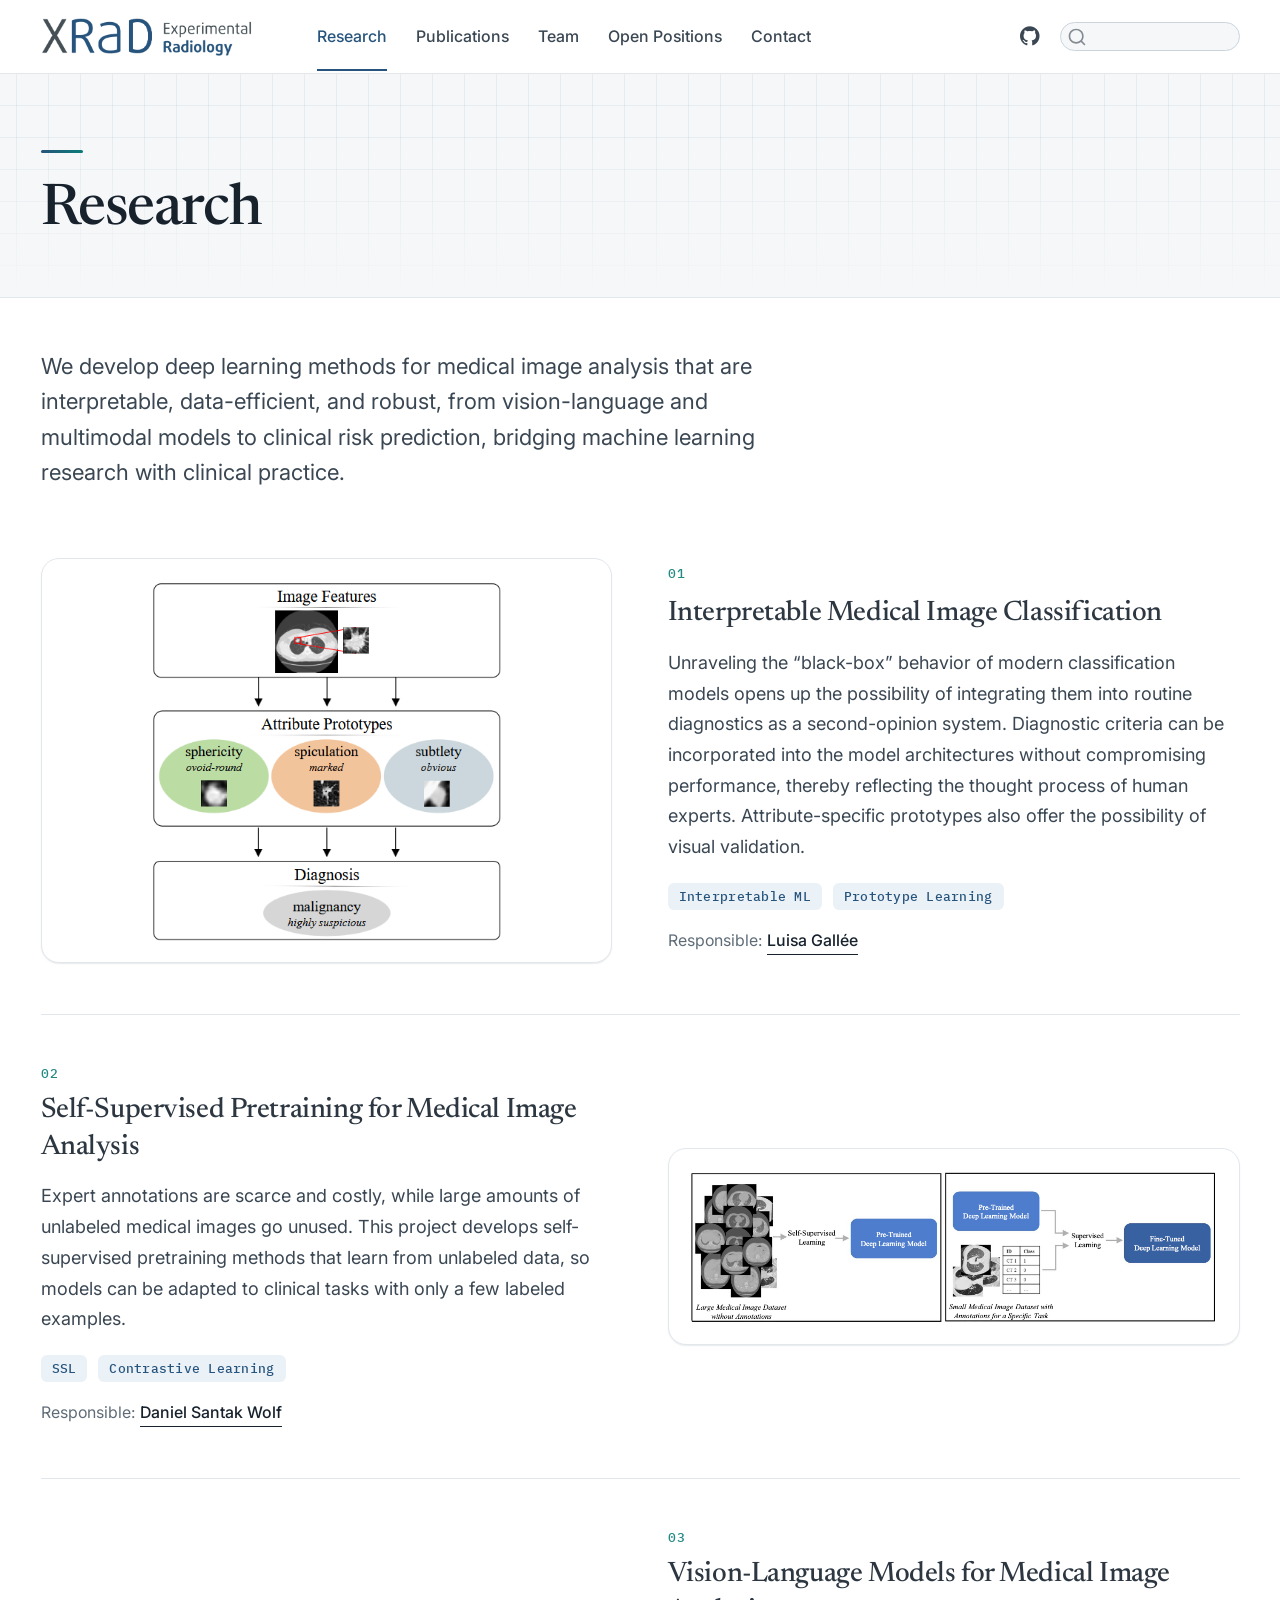
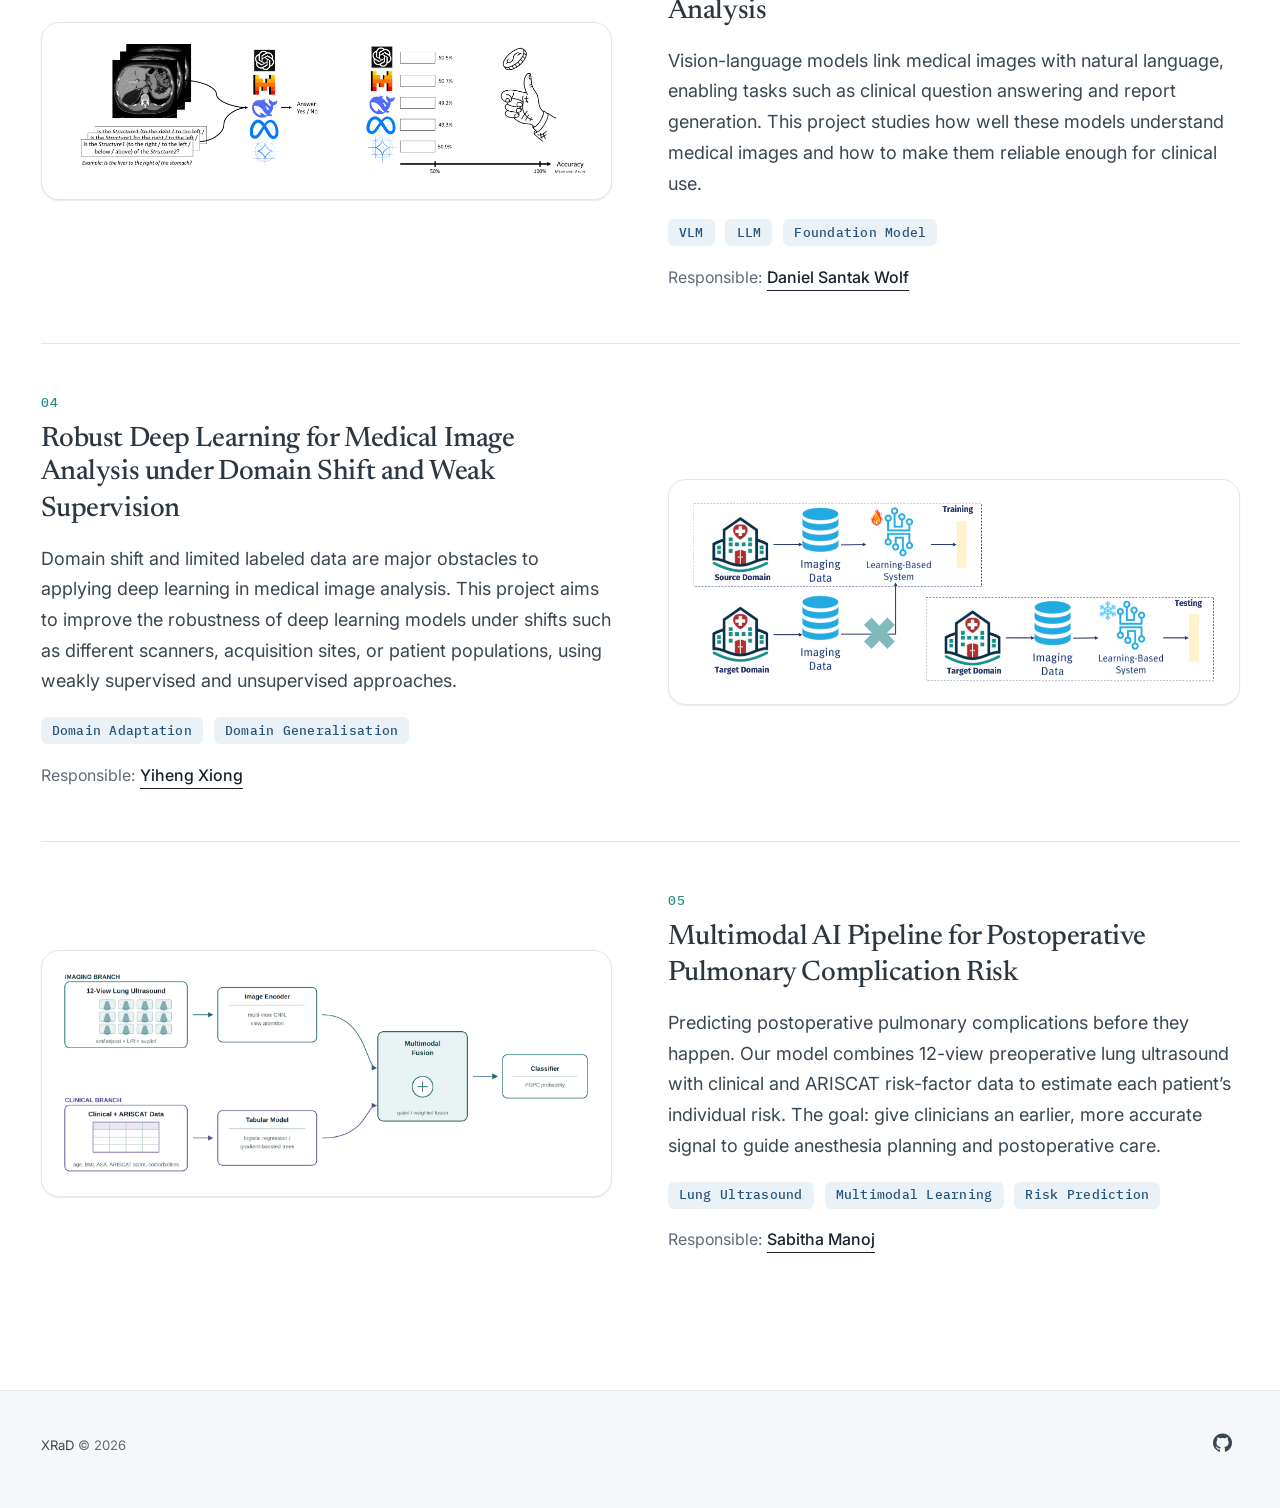
<file: docs/research.html>
<!DOCTYPE html>
<html xmlns="http://www.w3.org/1999/xhtml" lang="en" xml:lang="en"><head>

<meta charset="utf-8">
<meta name="generator" content="quarto-1.6.42">

<meta name="viewport" content="width=device-width, initial-scale=1.0, user-scalable=yes">

<meta name="author" content="XRaD">
<meta name="description" content="Website of the Section of Experimental Radiology (XRaD), Ulm University Medical Center">

<title>Research – Experimental Radiology</title>
<style>
code{white-space: pre-wrap;}
span.smallcaps{font-variant: small-caps;}
div.columns{display: flex; gap: min(4vw, 1.5em);}
div.column{flex: auto; overflow-x: auto;}
div.hanging-indent{margin-left: 1.5em; text-indent: -1.5em;}
ul.task-list{list-style: none;}
ul.task-list li input[type="checkbox"] {
  width: 0.8em;
  margin: 0 0.8em 0.2em -1em; /* quarto-specific, see https://github.com/quarto-dev/quarto-cli/issues/4556 */ 
  vertical-align: middle;
}
</style>


<script src="site_libs/quarto-nav/quarto-nav.js"></script>
<script src="site_libs/quarto-nav/headroom.min.js"></script>
<script src="site_libs/clipboard/clipboard.min.js"></script>
<script src="site_libs/quarto-search/autocomplete.umd.js"></script>
<script src="site_libs/quarto-search/fuse.min.js"></script>
<script src="site_libs/quarto-search/quarto-search.js"></script>
<meta name="quarto:offset" content="./">
<script src="site_libs/quarto-html/quarto.js"></script>
<script src="site_libs/quarto-html/popper.min.js"></script>
<script src="site_libs/quarto-html/tippy.umd.min.js"></script>
<script src="site_libs/quarto-html/anchor.min.js"></script>
<link href="site_libs/quarto-html/tippy.css" rel="stylesheet">
<link href="site_libs/quarto-html/quarto-syntax-highlighting-f1ecb053a10f5b9a1a6aecac85bd9925.css" rel="stylesheet" id="quarto-text-highlighting-styles">
<script src="site_libs/bootstrap/bootstrap.min.js"></script>
<link href="site_libs/bootstrap/bootstrap-icons.css" rel="stylesheet">
<link href="site_libs/bootstrap/bootstrap-0ffe5414e5b77ad9bf2b03d154fe2aae.min.css" rel="stylesheet" append-hash="true" id="quarto-bootstrap" data-mode="light">
<script src="site_libs/quarto-contrib/glightbox/glightbox.min.js"></script>
<link href="site_libs/quarto-contrib/glightbox/glightbox.min.css" rel="stylesheet">
<link href="site_libs/quarto-contrib/glightbox/lightbox.css" rel="stylesheet">
<script id="quarto-search-options" type="application/json">{
  "location": "navbar",
  "copy-button": false,
  "collapse-after": 3,
  "panel-placement": "end",
  "type": "textbox",
  "limit": 50,
  "keyboard-shortcut": [
    "f",
    "/",
    "s"
  ],
  "language": {
    "search-no-results-text": "No results",
    "search-matching-documents-text": "matching documents",
    "search-copy-link-title": "Copy link to search",
    "search-hide-matches-text": "Hide additional matches",
    "search-more-match-text": "more match in this document",
    "search-more-matches-text": "more matches in this document",
    "search-clear-button-title": "Clear",
    "search-text-placeholder": "",
    "search-detached-cancel-button-title": "Cancel",
    "search-submit-button-title": "Submit",
    "search-label": "Search"
  }
}</script>
<link rel="preconnect" href="https://fonts.googleapis.com">
<link rel="preconnect" href="https://fonts.gstatic.com" crossorigin="">
<link href="https://fonts.googleapis.com/css2?family=IBM+Plex+Mono:wght@400;500&amp;family=Inter:wght@400;500;600;700&amp;family=Newsreader:ital,opsz,wght@0,6..72,400;0,6..72,500;0,6..72,600;1,6..72,400&amp;display=swap" rel="stylesheet">
<script>document.documentElement.classList.add("js");</script>


<link rel="stylesheet" href="styles.css">
<meta property="og:title" content="Research – Experimental Radiology">
<meta property="og:description" content="Website of the Section of Experimental Radiology (XRaD), Ulm University Medical Center">
<meta property="og:image" content="files/images/Interpretable Medical Image Classification.png">
<meta property="og:site_name" content="Experimental Radiology">
<meta name="twitter:title" content="Research – Experimental Radiology">
<meta name="twitter:description" content="Website of the Section of Experimental Radiology (XRaD), Ulm University Medical Center">
<meta name="twitter:image" content="files/images/Interpretable Medical Image Classification.png">
<meta name="twitter:card" content="summary_large_image">
</head>

<body class="nav-fixed">

<div id="quarto-search-results"></div>
  <header id="quarto-header" class="headroom fixed-top">
    <nav class="navbar navbar-expand-lg " data-bs-theme="dark">
      <div class="navbar-container container-fluid">
      <div class="navbar-brand-container mx-auto">
    <a href="./index.html" class="navbar-brand navbar-brand-logo">
    <img src="./files/images/XRAD_quer_E_RGB.png" alt="XRaD group logo" class="navbar-logo">
    </a>
  </div>
            <div id="quarto-search" class="" title="Search"></div>
          <button class="navbar-toggler" type="button" data-bs-toggle="collapse" data-bs-target="#navbarCollapse" aria-controls="navbarCollapse" role="menu" aria-expanded="false" aria-label="Toggle navigation" onclick="if (window.quartoToggleHeadroom) { window.quartoToggleHeadroom(); }">
  <span class="navbar-toggler-icon"></span>
</button>
          <div class="collapse navbar-collapse" id="navbarCollapse">
            <ul class="navbar-nav navbar-nav-scroll me-auto">
  <li class="nav-item">
    <a class="nav-link active" href="./research.html" aria-current="page"> 
<span class="menu-text">Research</span></a>
  </li>  
  <li class="nav-item">
    <a class="nav-link" href="./publications.html"> 
<span class="menu-text">Publications</span></a>
  </li>  
  <li class="nav-item">
    <a class="nav-link" href="./people.html"> 
<span class="menu-text">Team</span></a>
  </li>  
  <li class="nav-item">
    <a class="nav-link" href="./open_positions.html"> 
<span class="menu-text">Open Positions</span></a>
  </li>  
  <li class="nav-item">
    <a class="nav-link" href="./contact.html"> 
<span class="menu-text">Contact</span></a>
  </li>  
</ul>
            <ul class="navbar-nav navbar-nav-scroll ms-auto">
  <li class="nav-item compact">
    <a class="nav-link" href="https://github.com/XRad-Ulm" target="_blank"> <i class="bi bi-github" role="img">
</i> 
<span class="menu-text"></span></a>
  </li>  
</ul>
          </div> <!-- /navcollapse -->
            <div class="quarto-navbar-tools">
</div>
      </div> <!-- /container-fluid -->
    </nav>
</header>
<!-- content -->
<div id="quarto-content" class="quarto-container page-columns page-rows-contents page-layout-full page-navbar">
<!-- sidebar -->
<!-- margin-sidebar -->
    
<!-- main -->
<main class="content column-page" id="quarto-document-content">

<header id="title-block-header" class="quarto-title-block default">
<div class="quarto-title">
<h1 class="title">Research</h1>
</div>



<div class="quarto-title-meta column-page">

    
  
    
  </div>
  


</header>


<p><span class="research-intro">We develop deep learning methods for medical image analysis that are interpretable, data-efficient, and robust, from vision-language and multimodal models to clinical risk prediction, bridging machine learning research with clinical practice.</span></p>
<div class="research-grid">
<div class="research-card">
<p><a href="files/images/Interpretable Medical Image Classification.png" class="lightbox" data-gallery="quarto-lightbox-gallery-1"><img src="files/images/Interpretable Medical Image Classification.png" class="img-contain img-fluid"></a></p>
<section id="interpretable-medical-image-classification" class="level3">
<h3 class="anchored" data-anchor-id="interpretable-medical-image-classification">Interpretable Medical Image Classification</h3>
<p><span class="research-desc">Unraveling the “black-box” behavior of modern classification models opens up the possibility of integrating them into routine diagnostics as a second-opinion system. Diagnostic criteria can be incorporated into the model architectures without compromising performance, thereby reflecting the thought process of human experts. Attribute-specific prototypes also offer the possibility of visual validation.</span></p>
<p><span class="badge">Interpretable ML</span> <span class="badge">Prototype Learning</span></p>
<p><span class="research-responsible">Responsible: <a href="mailto:luisa.gallee@uni-ulm.de">Luisa Gallée</a></span></p>
</section>
</div>
<div class="research-card">
<p><a href="files/images/SSL.png" class="lightbox" data-gallery="quarto-lightbox-gallery-2"><img src="files/images/SSL.png" class="img-wide img-fluid"></a></p>
<section id="self-supervised-pretraining-for-medical-image-analysis" class="level3">
<h3 class="anchored" data-anchor-id="self-supervised-pretraining-for-medical-image-analysis">Self-Supervised Pretraining for Medical Image Analysis</h3>
<p><span class="research-desc">Expert annotations are scarce and costly, while large amounts of unlabeled medical images go unused. This project develops self-supervised pretraining methods that learn from unlabeled data, so models can be adapted to clinical tasks with only a few labeled examples.</span></p>
<p><span class="badge">SSL</span> <span class="badge">Contrastive Learning</span></p>
<p><span class="research-responsible">Responsible: <a href="mailto:daniel.wolf@uni-ulm.de">Daniel Santak Wolf</a></span></p>
</section>
</div>
<div class="research-card">
<p><a href="files/images/VLM.png" class="lightbox" data-gallery="quarto-lightbox-gallery-3"><img src="files/images/VLM.png" class="img-wide img-fluid"></a></p>
<section id="vision-language-models-for-medical-image-analysis" class="level3">
<h3 class="anchored" data-anchor-id="vision-language-models-for-medical-image-analysis">Vision-Language Models for Medical Image Analysis</h3>
<p><span class="research-desc">Vision-language models link medical images with natural language, enabling tasks such as clinical question answering and report generation. This project studies how well these models understand medical images and how to make them reliable enough for clinical use.</span></p>
<p><span class="badge">VLM</span> <span class="badge">LLM</span> <span class="badge">Foundation Model</span></p>
<p><span class="research-responsible">Responsible: <a href="mailto:daniel.wolf@uni-ulm.de">Daniel Santak Wolf</a></span></p>
</section>
</div>
<div class="research-card">
<p><a href="files/images/Domain Adaptation.png" class="lightbox" data-gallery="quarto-lightbox-gallery-4"><img src="files/images/Domain Adaptation.png" class="img-wide img-fluid"></a></p>
<section id="robust-deep-learning-for-medical-image-analysis-under-domain-shift-and-weak-supervision" class="level3">
<h3 class="anchored" data-anchor-id="robust-deep-learning-for-medical-image-analysis-under-domain-shift-and-weak-supervision">Robust Deep Learning for Medical Image Analysis under Domain Shift and Weak Supervision</h3>
<p><span class="research-desc">Domain shift and limited labeled data are major obstacles to applying deep learning in medical image analysis. This project aims to improve the robustness of deep learning models under shifts such as different scanners, acquisition sites, or patient populations, using weakly supervised and unsupervised approaches.</span></p>
<p><span class="badge">Domain Adaptation</span> <span class="badge">Domain Generalisation</span></p>
<p><span class="research-responsible">Responsible: <a href="mailto:yiheng.xiong@uni-ulm.de">Yiheng Xiong</a></span></p>
</section>
</div>
<div class="research-card">
<p><a href="files/images/Postoperative Pulmonary Complication Risk.png" class="lightbox" data-gallery="quarto-lightbox-gallery-5"><img src="files/images/Postoperative Pulmonary Complication Risk.png" class="img-wide img-fluid"></a></p>
<section id="multimodal-ai-pipeline-for-postoperative-pulmonary-complication-risk" class="level3">
<h3 class="anchored" data-anchor-id="multimodal-ai-pipeline-for-postoperative-pulmonary-complication-risk">Multimodal AI Pipeline for Postoperative Pulmonary Complication Risk</h3>
<p><span class="research-desc">Predicting postoperative pulmonary complications before they happen. Our model combines 12-view preoperative lung ultrasound with clinical and ARISCAT risk-factor data to estimate each patient’s individual risk. The goal: give clinicians an earlier, more accurate signal to guide anesthesia planning and postoperative care.</span></p>
<p><span class="badge">Lung Ultrasound</span> <span class="badge">Multimodal Learning</span> <span class="badge">Risk Prediction</span></p>
<p><span class="research-responsible">Responsible: <a href="mailto:sabitha.manoj@uni-ulm.de">Sabitha Manoj</a></span></p>
</section>
</div>
</div>



</main> <!-- /main -->
<script>
// Fade content in as it scrolls into view. Skipped when the reader prefers reduced motion.
(function () {
  var items = document.querySelectorAll(".research-card, .team-card, .home-links a, .contact-grid > *, .position-panel");
  if (!("IntersectionObserver" in window) || window.matchMedia("(prefers-reduced-motion: reduce)").matches) return;
  var io = new IntersectionObserver(function (entries) {
    entries.forEach(function (e) {
      if (e.isIntersecting) { e.target.classList.add("is-visible"); io.unobserve(e.target); }
    });
  }, { rootMargin: "0px 0px -8% 0px" });
  items.forEach(function (el, i) {
    el.classList.add("reveal");
    el.style.setProperty("--reveal-delay", (i % 4) * 60 + "ms");
    io.observe(el);
  });
})();

// Publications: build the year index from the year headings.
(function () {
  var nav = document.querySelector(".pub-years");
  if (!nav) return;
  document.querySelectorAll("h2.pub-year").forEach(function (h) {
    var a = document.createElement("a");
    a.href = "#" + (h.id || h.closest("section").id);
    a.textContent = h.textContent.trim();
    nav.appendChild(a);
  });
})();
</script>
<script id="quarto-html-after-body" type="application/javascript">
window.document.addEventListener("DOMContentLoaded", function (event) {
  const toggleBodyColorMode = (bsSheetEl) => {
    const mode = bsSheetEl.getAttribute("data-mode");
    const bodyEl = window.document.querySelector("body");
    if (mode === "dark") {
      bodyEl.classList.add("quarto-dark");
      bodyEl.classList.remove("quarto-light");
    } else {
      bodyEl.classList.add("quarto-light");
      bodyEl.classList.remove("quarto-dark");
    }
  }
  const toggleBodyColorPrimary = () => {
    const bsSheetEl = window.document.querySelector("link#quarto-bootstrap");
    if (bsSheetEl) {
      toggleBodyColorMode(bsSheetEl);
    }
  }
  toggleBodyColorPrimary();  
  const icon = "";
  const anchorJS = new window.AnchorJS();
  anchorJS.options = {
    placement: 'right',
    icon: icon
  };
  anchorJS.add('.anchored');
  const isCodeAnnotation = (el) => {
    for (const clz of el.classList) {
      if (clz.startsWith('code-annotation-')) {                     
        return true;
      }
    }
    return false;
  }
  const onCopySuccess = function(e) {
    // button target
    const button = e.trigger;
    // don't keep focus
    button.blur();
    // flash "checked"
    button.classList.add('code-copy-button-checked');
    var currentTitle = button.getAttribute("title");
    button.setAttribute("title", "Copied!");
    let tooltip;
    if (window.bootstrap) {
      button.setAttribute("data-bs-toggle", "tooltip");
      button.setAttribute("data-bs-placement", "left");
      button.setAttribute("data-bs-title", "Copied!");
      tooltip = new bootstrap.Tooltip(button, 
        { trigger: "manual", 
          customClass: "code-copy-button-tooltip",
          offset: [0, -8]});
      tooltip.show();    
    }
    setTimeout(function() {
      if (tooltip) {
        tooltip.hide();
        button.removeAttribute("data-bs-title");
        button.removeAttribute("data-bs-toggle");
        button.removeAttribute("data-bs-placement");
      }
      button.setAttribute("title", currentTitle);
      button.classList.remove('code-copy-button-checked');
    }, 1000);
    // clear code selection
    e.clearSelection();
  }
  const getTextToCopy = function(trigger) {
      const codeEl = trigger.previousElementSibling.cloneNode(true);
      for (const childEl of codeEl.children) {
        if (isCodeAnnotation(childEl)) {
          childEl.remove();
        }
      }
      return codeEl.innerText;
  }
  const clipboard = new window.ClipboardJS('.code-copy-button:not([data-in-quarto-modal])', {
    text: getTextToCopy
  });
  clipboard.on('success', onCopySuccess);
  if (window.document.getElementById('quarto-embedded-source-code-modal')) {
    const clipboardModal = new window.ClipboardJS('.code-copy-button[data-in-quarto-modal]', {
      text: getTextToCopy,
      container: window.document.getElementById('quarto-embedded-source-code-modal')
    });
    clipboardModal.on('success', onCopySuccess);
  }
    var localhostRegex = new RegExp(/^(?:http|https):\/\/localhost\:?[0-9]*\//);
    var mailtoRegex = new RegExp(/^mailto:/);
      var filterRegex = new RegExp('/' + window.location.host + '/');
    var isInternal = (href) => {
        return filterRegex.test(href) || localhostRegex.test(href) || mailtoRegex.test(href);
    }
    // Inspect non-navigation links and adorn them if external
 	var links = window.document.querySelectorAll('a[href]:not(.nav-link):not(.navbar-brand):not(.toc-action):not(.sidebar-link):not(.sidebar-item-toggle):not(.pagination-link):not(.no-external):not([aria-hidden]):not(.dropdown-item):not(.quarto-navigation-tool):not(.about-link)');
    for (var i=0; i<links.length; i++) {
      const link = links[i];
      if (!isInternal(link.href)) {
        // undo the damage that might have been done by quarto-nav.js in the case of
        // links that we want to consider external
        if (link.dataset.originalHref !== undefined) {
          link.href = link.dataset.originalHref;
        }
          // target, if specified
          link.setAttribute("target", "_blank");
          if (link.getAttribute("rel") === null) {
            link.setAttribute("rel", "noopener");
          }
      }
    }
  function tippyHover(el, contentFn, onTriggerFn, onUntriggerFn) {
    const config = {
      allowHTML: true,
      maxWidth: 500,
      delay: 100,
      arrow: false,
      appendTo: function(el) {
          return el.parentElement;
      },
      interactive: true,
      interactiveBorder: 10,
      theme: 'quarto',
      placement: 'bottom-start',
    };
    if (contentFn) {
      config.content = contentFn;
    }
    if (onTriggerFn) {
      config.onTrigger = onTriggerFn;
    }
    if (onUntriggerFn) {
      config.onUntrigger = onUntriggerFn;
    }
    window.tippy(el, config); 
  }
  const noterefs = window.document.querySelectorAll('a[role="doc-noteref"]');
  for (var i=0; i<noterefs.length; i++) {
    const ref = noterefs[i];
    tippyHover(ref, function() {
      // use id or data attribute instead here
      let href = ref.getAttribute('data-footnote-href') || ref.getAttribute('href');
      try { href = new URL(href).hash; } catch {}
      const id = href.replace(/^#\/?/, "");
      const note = window.document.getElementById(id);
      if (note) {
        return note.innerHTML;
      } else {
        return "";
      }
    });
  }
  const xrefs = window.document.querySelectorAll('a.quarto-xref');
  const processXRef = (id, note) => {
    // Strip column container classes
    const stripColumnClz = (el) => {
      el.classList.remove("page-full", "page-columns");
      if (el.children) {
        for (const child of el.children) {
          stripColumnClz(child);
        }
      }
    }
    stripColumnClz(note)
    if (id === null || id.startsWith('sec-')) {
      // Special case sections, only their first couple elements
      const container = document.createElement("div");
      if (note.children && note.children.length > 2) {
        container.appendChild(note.children[0].cloneNode(true));
        for (let i = 1; i < note.children.length; i++) {
          const child = note.children[i];
          if (child.tagName === "P" && child.innerText === "") {
            continue;
          } else {
            container.appendChild(child.cloneNode(true));
            break;
          }
        }
        if (window.Quarto?.typesetMath) {
          window.Quarto.typesetMath(container);
        }
        return container.innerHTML
      } else {
        if (window.Quarto?.typesetMath) {
          window.Quarto.typesetMath(note);
        }
        return note.innerHTML;
      }
    } else {
      // Remove any anchor links if they are present
      const anchorLink = note.querySelector('a.anchorjs-link');
      if (anchorLink) {
        anchorLink.remove();
      }
      if (window.Quarto?.typesetMath) {
        window.Quarto.typesetMath(note);
      }
      if (note.classList.contains("callout")) {
        return note.outerHTML;
      } else {
        return note.innerHTML;
      }
    }
  }
  for (var i=0; i<xrefs.length; i++) {
    const xref = xrefs[i];
    tippyHover(xref, undefined, function(instance) {
      instance.disable();
      let url = xref.getAttribute('href');
      let hash = undefined; 
      if (url.startsWith('#')) {
        hash = url;
      } else {
        try { hash = new URL(url).hash; } catch {}
      }
      if (hash) {
        const id = hash.replace(/^#\/?/, "");
        const note = window.document.getElementById(id);
        if (note !== null) {
          try {
            const html = processXRef(id, note.cloneNode(true));
            instance.setContent(html);
          } finally {
            instance.enable();
            instance.show();
          }
        } else {
          // See if we can fetch this
          fetch(url.split('#')[0])
          .then(res => res.text())
          .then(html => {
            const parser = new DOMParser();
            const htmlDoc = parser.parseFromString(html, "text/html");
            const note = htmlDoc.getElementById(id);
            if (note !== null) {
              const html = processXRef(id, note);
              instance.setContent(html);
            } 
          }).finally(() => {
            instance.enable();
            instance.show();
          });
        }
      } else {
        // See if we can fetch a full url (with no hash to target)
        // This is a special case and we should probably do some content thinning / targeting
        fetch(url)
        .then(res => res.text())
        .then(html => {
          const parser = new DOMParser();
          const htmlDoc = parser.parseFromString(html, "text/html");
          const note = htmlDoc.querySelector('main.content');
          if (note !== null) {
            // This should only happen for chapter cross references
            // (since there is no id in the URL)
            // remove the first header
            if (note.children.length > 0 && note.children[0].tagName === "HEADER") {
              note.children[0].remove();
            }
            const html = processXRef(null, note);
            instance.setContent(html);
          } 
        }).finally(() => {
          instance.enable();
          instance.show();
        });
      }
    }, function(instance) {
    });
  }
      let selectedAnnoteEl;
      const selectorForAnnotation = ( cell, annotation) => {
        let cellAttr = 'data-code-cell="' + cell + '"';
        let lineAttr = 'data-code-annotation="' +  annotation + '"';
        const selector = 'span[' + cellAttr + '][' + lineAttr + ']';
        return selector;
      }
      const selectCodeLines = (annoteEl) => {
        const doc = window.document;
        const targetCell = annoteEl.getAttribute("data-target-cell");
        const targetAnnotation = annoteEl.getAttribute("data-target-annotation");
        const annoteSpan = window.document.querySelector(selectorForAnnotation(targetCell, targetAnnotation));
        const lines = annoteSpan.getAttribute("data-code-lines").split(",");
        const lineIds = lines.map((line) => {
          return targetCell + "-" + line;
        })
        let top = null;
        let height = null;
        let parent = null;
        if (lineIds.length > 0) {
            //compute the position of the single el (top and bottom and make a div)
            const el = window.document.getElementById(lineIds[0]);
            top = el.offsetTop;
            height = el.offsetHeight;
            parent = el.parentElement.parentElement;
          if (lineIds.length > 1) {
            const lastEl = window.document.getElementById(lineIds[lineIds.length - 1]);
            const bottom = lastEl.offsetTop + lastEl.offsetHeight;
            height = bottom - top;
          }
          if (top !== null && height !== null && parent !== null) {
            // cook up a div (if necessary) and position it 
            let div = window.document.getElementById("code-annotation-line-highlight");
            if (div === null) {
              div = window.document.createElement("div");
              div.setAttribute("id", "code-annotation-line-highlight");
              div.style.position = 'absolute';
              parent.appendChild(div);
            }
            div.style.top = top - 2 + "px";
            div.style.height = height + 4 + "px";
            div.style.left = 0;
            let gutterDiv = window.document.getElementById("code-annotation-line-highlight-gutter");
            if (gutterDiv === null) {
              gutterDiv = window.document.createElement("div");
              gutterDiv.setAttribute("id", "code-annotation-line-highlight-gutter");
              gutterDiv.style.position = 'absolute';
              const codeCell = window.document.getElementById(targetCell);
              const gutter = codeCell.querySelector('.code-annotation-gutter');
              gutter.appendChild(gutterDiv);
            }
            gutterDiv.style.top = top - 2 + "px";
            gutterDiv.style.height = height + 4 + "px";
          }
          selectedAnnoteEl = annoteEl;
        }
      };
      const unselectCodeLines = () => {
        const elementsIds = ["code-annotation-line-highlight", "code-annotation-line-highlight-gutter"];
        elementsIds.forEach((elId) => {
          const div = window.document.getElementById(elId);
          if (div) {
            div.remove();
          }
        });
        selectedAnnoteEl = undefined;
      };
        // Handle positioning of the toggle
    window.addEventListener(
      "resize",
      throttle(() => {
        elRect = undefined;
        if (selectedAnnoteEl) {
          selectCodeLines(selectedAnnoteEl);
        }
      }, 10)
    );
    function throttle(fn, ms) {
    let throttle = false;
    let timer;
      return (...args) => {
        if(!throttle) { // first call gets through
            fn.apply(this, args);
            throttle = true;
        } else { // all the others get throttled
            if(timer) clearTimeout(timer); // cancel #2
            timer = setTimeout(() => {
              fn.apply(this, args);
              timer = throttle = false;
            }, ms);
        }
      };
    }
      // Attach click handler to the DT
      const annoteDls = window.document.querySelectorAll('dt[data-target-cell]');
      for (const annoteDlNode of annoteDls) {
        annoteDlNode.addEventListener('click', (event) => {
          const clickedEl = event.target;
          if (clickedEl !== selectedAnnoteEl) {
            unselectCodeLines();
            const activeEl = window.document.querySelector('dt[data-target-cell].code-annotation-active');
            if (activeEl) {
              activeEl.classList.remove('code-annotation-active');
            }
            selectCodeLines(clickedEl);
            clickedEl.classList.add('code-annotation-active');
          } else {
            // Unselect the line
            unselectCodeLines();
            clickedEl.classList.remove('code-annotation-active');
          }
        });
      }
  const findCites = (el) => {
    const parentEl = el.parentElement;
    if (parentEl) {
      const cites = parentEl.dataset.cites;
      if (cites) {
        return {
          el,
          cites: cites.split(' ')
        };
      } else {
        return findCites(el.parentElement)
      }
    } else {
      return undefined;
    }
  };
  var bibliorefs = window.document.querySelectorAll('a[role="doc-biblioref"]');
  for (var i=0; i<bibliorefs.length; i++) {
    const ref = bibliorefs[i];
    const citeInfo = findCites(ref);
    if (citeInfo) {
      tippyHover(citeInfo.el, function() {
        var popup = window.document.createElement('div');
        citeInfo.cites.forEach(function(cite) {
          var citeDiv = window.document.createElement('div');
          citeDiv.classList.add('hanging-indent');
          citeDiv.classList.add('csl-entry');
          var biblioDiv = window.document.getElementById('ref-' + cite);
          if (biblioDiv) {
            citeDiv.innerHTML = biblioDiv.innerHTML;
          }
          popup.appendChild(citeDiv);
        });
        return popup.innerHTML;
      });
    }
  }
});
</script>
</div> <!-- /content -->
<footer class="footer">
  <div class="nav-footer">
    <div class="nav-footer-left">
<a href="https://github.com/XRad-Ulm">XRaD</a> ©
<script>document.write(new Date().getFullYear())</script>
</div>   
    <div class="nav-footer-center">
      &nbsp;
    </div>
    <div class="nav-footer-right">
      <ul class="footer-items list-unstyled">
    <li class="nav-item compact">
    <a class="nav-link" href="https://github.com/XRad-Ulm" target="_blank">
      <i class="bi bi-github" role="img">
</i> 
    </a>
  </li>  
</ul>
    </div>
  </div>
</footer>
<script>var lightboxQuarto = GLightbox({"closeEffect":"zoom","descPosition":"bottom","loop":false,"openEffect":"zoom","selector":".lightbox"});
(function() {
  let previousOnload = window.onload;
  window.onload = () => {
    if (previousOnload) {
      previousOnload();
    }
    lightboxQuarto.on('slide_before_load', (data) => {
      const { slideIndex, slideNode, slideConfig, player, trigger } = data;
      const href = trigger.getAttribute('href');
      if (href !== null) {
        const imgEl = window.document.querySelector(`a[href="${href}"] img`);
        if (imgEl !== null) {
          const srcAttr = imgEl.getAttribute("src");
          if (srcAttr && srcAttr.startsWith("data:")) {
            slideConfig.href = srcAttr;
          }
        }
      } 
    });
  
    lightboxQuarto.on('slide_after_load', (data) => {
      const { slideIndex, slideNode, slideConfig, player, trigger } = data;
      if (window.Quarto?.typesetMath) {
        window.Quarto.typesetMath(slideNode);
      }
    });
  
  };
  
})();
          </script>




</body></html>
</file>
<file: docs/site_libs/quarto-html/tippy.css>
.tippy-box[data-animation=fade][data-state=hidden]{opacity:0}[data-tippy-root]{max-width:calc(100vw - 10px)}.tippy-box{position:relative;background-color:#333;color:#fff;border-radius:4px;font-size:14px;line-height:1.4;white-space:normal;outline:0;transition-property:transform,visibility,opacity}.tippy-box[data-placement^=top]>.tippy-arrow{bottom:0}.tippy-box[data-placement^=top]>.tippy-arrow:before{bottom:-7px;left:0;border-width:8px 8px 0;border-top-color:initial;transform-origin:center top}.tippy-box[data-placement^=bottom]>.tippy-arrow{top:0}.tippy-box[data-placement^=bottom]>.tippy-arrow:before{top:-7px;left:0;border-width:0 8px 8px;border-bottom-color:initial;transform-origin:center bottom}.tippy-box[data-placement^=left]>.tippy-arrow{right:0}.tippy-box[data-placement^=left]>.tippy-arrow:before{border-width:8px 0 8px 8px;border-left-color:initial;right:-7px;transform-origin:center left}.tippy-box[data-placement^=right]>.tippy-arrow{left:0}.tippy-box[data-placement^=right]>.tippy-arrow:before{left:-7px;border-width:8px 8px 8px 0;border-right-color:initial;transform-origin:center right}.tippy-box[data-inertia][data-state=visible]{transition-timing-function:cubic-bezier(.54,1.5,.38,1.11)}.tippy-arrow{width:16px;height:16px;color:#333}.tippy-arrow:before{content:"";position:absolute;border-color:transparent;border-style:solid}.tippy-content{position:relative;padding:5px 9px;z-index:1}
</file>
<file: docs/site_libs/quarto-html/quarto-syntax-highlighting-f1ecb053a10f5b9a1a6aecac85bd9925.css>
/* quarto syntax highlight colors */
:root {
  --quarto-hl-ot-color: #003B4F;
  --quarto-hl-at-color: #657422;
  --quarto-hl-ss-color: #20794D;
  --quarto-hl-an-color: #5E5E5E;
  --quarto-hl-fu-color: #4758AB;
  --quarto-hl-st-color: #20794D;
  --quarto-hl-cf-color: #003B4F;
  --quarto-hl-op-color: #5E5E5E;
  --quarto-hl-er-color: #AD0000;
  --quarto-hl-bn-color: #AD0000;
  --quarto-hl-al-color: #AD0000;
  --quarto-hl-va-color: #111111;
  --quarto-hl-bu-color: inherit;
  --quarto-hl-ex-color: inherit;
  --quarto-hl-pp-color: #AD0000;
  --quarto-hl-in-color: #5E5E5E;
  --quarto-hl-vs-color: #20794D;
  --quarto-hl-wa-color: #5E5E5E;
  --quarto-hl-do-color: #5E5E5E;
  --quarto-hl-im-color: #00769E;
  --quarto-hl-ch-color: #20794D;
  --quarto-hl-dt-color: #AD0000;
  --quarto-hl-fl-color: #AD0000;
  --quarto-hl-co-color: #5E5E5E;
  --quarto-hl-cv-color: #5E5E5E;
  --quarto-hl-cn-color: #8f5902;
  --quarto-hl-sc-color: #5E5E5E;
  --quarto-hl-dv-color: #AD0000;
  --quarto-hl-kw-color: #003B4F;
}

/* other quarto variables */
:root {
  --quarto-font-monospace: "IBM Plex Mono", ui-monospace, SFMono-Regular, Menlo, monospace;
}

pre > code.sourceCode > span {
  color: #003B4F;
}

code span {
  color: #003B4F;
}

code.sourceCode > span {
  color: #003B4F;
}

div.sourceCode,
div.sourceCode pre.sourceCode {
  color: #003B4F;
}

code span.ot {
  color: #003B4F;
  font-style: inherit;
}

code span.at {
  color: #657422;
  font-style: inherit;
}

code span.ss {
  color: #20794D;
  font-style: inherit;
}

code span.an {
  color: #5E5E5E;
  font-style: inherit;
}

code span.fu {
  color: #4758AB;
  font-style: inherit;
}

code span.st {
  color: #20794D;
  font-style: inherit;
}

code span.cf {
  color: #003B4F;
  font-weight: bold;
  font-style: inherit;
}

code span.op {
  color: #5E5E5E;
  font-style: inherit;
}

code span.er {
  color: #AD0000;
  font-style: inherit;
}

code span.bn {
  color: #AD0000;
  font-style: inherit;
}

code span.al {
  color: #AD0000;
  font-style: inherit;
}

code span.va {
  color: #111111;
  font-style: inherit;
}

code span.bu {
  font-style: inherit;
}

code span.ex {
  font-style: inherit;
}

code span.pp {
  color: #AD0000;
  font-style: inherit;
}

code span.in {
  color: #5E5E5E;
  font-style: inherit;
}

code span.vs {
  color: #20794D;
  font-style: inherit;
}

code span.wa {
  color: #5E5E5E;
  font-style: italic;
}

code span.do {
  color: #5E5E5E;
  font-style: italic;
}

code span.im {
  color: #00769E;
  font-style: inherit;
}

code span.ch {
  color: #20794D;
  font-style: inherit;
}

code span.dt {
  color: #AD0000;
  font-style: inherit;
}

code span.fl {
  color: #AD0000;
  font-style: inherit;
}

code span.co {
  color: #5E5E5E;
  font-style: inherit;
}

code span.cv {
  color: #5E5E5E;
  font-style: italic;
}

code span.cn {
  color: #8f5902;
  font-style: inherit;
}

code span.sc {
  color: #5E5E5E;
  font-style: inherit;
}

code span.dv {
  color: #AD0000;
  font-style: inherit;
}

code span.kw {
  color: #003B4F;
  font-weight: bold;
  font-style: inherit;
}

.prevent-inlining {
  content: "</";
}

/*# sourceMappingURL=4416c54b03efdb5f06b82ad6ccf93aa0.css.map */
</file>
<file: docs/site_libs/quarto-contrib/fontawesome6-1.2.0/latex-fontsize.css>
.fa-tiny {
  font-size: 0.5em;
}
.fa-scriptsize {
  font-size: 0.7em;
}
.fa-footnotesize {
  font-size: 0.8em;
}
.fa-small {
  font-size: 0.9em;
}
.fa-normalsize {
  font-size: 1em;
}
.fa-large {
  font-size: 1.2em;
}
.fa-Large {
  font-size: 1.5em;
}
.fa-LARGE {
  font-size: 1.75em;
}
.fa-huge {
  font-size: 2em;
}
.fa-Huge {
  font-size: 2.5em;
}
</file>
<file: docs/site_libs/quarto-contrib/academicons-1.9.2/all.css>
/*
 *  Academicons 1.9.4 by James Walsh (https://github.com/jpswalsh) and Katja Bercic (https://github.com/katjabercic)
 *  Fonts generated using FontForge - https://fontforge.org
 *  Square icons designed to be used alongside Font Awesome square icons - https://fortawesome.github.io/Font-Awesome/
 *  Licenses - Font: SIL OFL 1.1, CSS: MIT License
 */
@font-face {
  font-family: 'Academicons';
  font-style: normal;
  font-weight: 400;
  font-display: block;
  src: url('1e21o67/academicons.eot');
  src: url('1e21o67/academicons.eot') format('embedded-opentype'),
    url('1e21o67/academicons.ttf') format('truetype'),
    url('1e21o67/academicons.woff') format('woff'),
    url('1e21o67/academicons.svg') format('svg');
}

.ai {
  font-family: 'Academicons';
  font-weight: 400;
  -moz-osx-font-smoothing: grayscale;
  -webkit-font-smoothing: antialiased;
  display: inline-block;
  font-style: normal;
  font-variant: normal;
  text-rendering: auto;
  line-height: 1;
}

.ai-academia:before {
  content: "\e9af";
}

.ai-academia-square:before {
  content: "\e93d";
}

.ai-acclaim:before {
  content: "\e92e";
}

.ai-acclaim-square:before {
  content: "\e93a";
}

.ai-acm:before {
  content: "\e93c";
}

.ai-acm-square:before {
  content: "\e95d";
}

.ai-acmdl:before {
  content: "\e96a";
}

.ai-acmdl-square:before {
  content: "\e9d3";
}

.ai-ads:before {
  content: "\e9cb";
}

.ai-ads-square:before {
  content: "\e94a";
}

.ai-africarxiv:before {
  content: "\e91b";
}

.ai-africarxiv-square:before {
  content: "\e90b";
}

.ai-archive:before {
  content: "\e955";
}

.ai-archive-square:before {
  content: "\e956";
}

.ai-arxiv:before {
  content: "\e974";
}

.ai-arxiv-square:before {
  content: "\e9a6";
}

.ai-biorxiv:before {
  content: "\e9a2";
}

.ai-biorxiv-square:before {
  content: "\e98b";
}

.ai-ceur:before {
  content: "\e96d";
}

.ai-ceur-square:before {
  content: "\e92f";
}

.ai-ciencia-vitae:before {
  content: "\e912";
}

.ai-ciencia-vitae-square:before {
  content: "\e913";
}

.ai-clarivate:before {
  content: "\e924";
}

.ai-clarivate-square:before {
  content: "\e925";
}

.ai-closed-access:before {
  content: "\e942";
}

.ai-closed-access-square:before {
  content: "\e943";
}

.ai-conversation:before {
  content: "\e94c";
}

.ai-conversation-square:before {
  content: "\e915";
}

.ai-coursera:before {
  content: "\e95f";
}

.ai-coursera-square:before {
  content: "\e97f";
}

.ai-crossref:before {
  content: "\e918";
}

.ai-crossref-square:before {
  content: "\e919";
}

.ai-cv:before {
  content: "\e9a5";
}

.ai-cv-square:before {
  content: "\e90a";
}

.ai-datacite:before {
  content: "\e91c";
}

.ai-datacite-square:before {
  content: "\e91d";
}

.ai-dataverse:before {
  content: "\e9f7";
}

.ai-dataverse-square:before {
  content: "\e9e4";
}

.ai-dblp:before {
  content: "\e94f";
}

.ai-dblp-square:before {
  content: "\e93f";
}

.ai-depsy:before {
  content: "\e97a";
}

.ai-depsy-square:before {
  content: "\e94b";
}

.ai-doi:before {
  content: "\e97e";
}

.ai-doi-square:before {
  content: "\e98f";
}

.ai-dryad:before {
  content: "\e97c";
}

.ai-dryad-square:before {
  content: "\e98c";
}

.ai-elsevier:before {
  content: "\e961";
}

.ai-elsevier-square:before {
  content: "\e910";
}

.ai-figshare:before {
  content: "\e981";
}

.ai-figshare-square:before {
  content: "\e9e7";
}

.ai-google-scholar:before {
  content: "\e9d4";
}

.ai-google-scholar-square:before {
  content: "\e9f9";
}

.ai-hal:before {
  content: "\e92c";
}

.ai-hal-square:before {
  content: "\e92d";
}

.ai-hypothesis:before {
  content: "\e95a";
}

.ai-hypothesis-square:before {
  content: "\e95b";
}

.ai-ideas-repec:before {
  content: "\e9ed";
}

.ai-ideas-repec-square:before {
  content: "\e9f8";
}

.ai-ieee:before {
  content: "\e929";
}

.ai-ieee-square:before {
  content: "\e9b9";
}

.ai-impactstory:before {
  content: "\e9cf";
}

.ai-impactstory-square:before {
  content: "\e9aa";
}

.ai-inaturalist:before {
  content: "\e900";
}

.ai-inaturalist-square:before {
  content: "\e901";
}

.ai-inpn:before {
  content: "\e902";
}

.ai-inpn-square:before {
  content: "\e903";
}

.ai-inspire:before {
  content: "\e9e9";
}

.ai-inspire-square:before {
  content: "\e9fe";
}

.ai-isidore:before {
  content: "\e936";
}

.ai-isidore-square:before {
  content: "\e954";
}

.ai-isni:before {
  content: "\e957";
}

.ai-isni-square:before {
  content: "\e958";
}

.ai-jstor:before {
  content: "\e938";
}

.ai-jstor-square:before {
  content: "\e944";
}

.ai-lattes:before {
  content: "\e9b3";
}

.ai-lattes-square:before {
  content: "\e99c";
}

.ai-mathoverflow:before {
  content: "\e9f6";
}

.ai-mathoverflow-square:before {
  content: "\e97b";
}

.ai-mendeley:before {
  content: "\e9f0";
}

.ai-mendeley-square:before {
  content: "\e9f3";
}

.ai-moodle:before {
  content: "\e907";
}

.ai-moodle-square:before {
  content: "\e908";
}

.ai-mtmt:before {
  content: "\e950";
}

.ai-mtmt-square:before {
  content: "\e951";
}

.ai-nakala:before {
  content: "\e940";
}

.ai-nakala-square:before {
  content: "\e941";
}

.ai-obp:before {
  content: "\e92a";
}

.ai-obp-square:before {
  content: "\e92b";
}

.ai-open-access:before {
  content: "\e939";
}

.ai-open-access-square:before {
  content: "\e9f4";
}

.ai-open-data:before {
  content: "\e966";
}

.ai-open-data-square:before {
  content: "\e967";
}

.ai-open-materials:before {
  content: "\e968";
}

.ai-open-materials-square:before {
  content: "\e969";
}

.ai-openedition:before {
  content: "\e946";
}

.ai-openedition-square:before {
  content: "\e947";
}

.ai-orcid:before {
  content: "\e9d9";
}

.ai-orcid-square:before {
  content: "\e9c3";
}

.ai-osf:before {
  content: "\e9ef";
}

.ai-osf-square:before {
  content: "\e931";
}

.ai-overleaf:before {
  content: "\e914";
}

.ai-overleaf-square:before {
  content: "\e98d";
}

.ai-philpapers:before {
  content: "\e98a";
}

.ai-philpapers-square:before {
  content: "\e96f";
}

.ai-piazza:before {
  content: "\e99a";
}

.ai-piazza-square:before {
  content: "\e90c";
}

.ai-preregistered:before {
  content: "\e906";
}

.ai-preregistered-square:before {
  content: "\e96b";
}

.ai-protocols:before {
  content: "\e952";
}

.ai-protocols-square:before {
  content: "\e953";
}

.ai-psyarxiv:before {
  content: "\e90e";
}

.ai-psyarxiv-square:before {
  content: "\e90f";
}

.ai-publons:before {
  content: "\e937";
}

.ai-publons-square:before {
  content: "\e94e";
}

.ai-pubmed:before {
  content: "\e99f";
}

.ai-pubmed-square:before {
  content: "\e97d";
}

.ai-pubpeer:before {
  content: "\e922";
}

.ai-pubpeer-square:before {
  content: "\e923";
}

.ai-researcherid:before {
  content: "\e91a";
}

.ai-researcherid-square:before {
  content: "\e95c";
}

.ai-researchgate:before {
  content: "\e95e";
}

.ai-researchgate-square:before {
  content: "\e99e";
}

.ai-ror:before {
  content: "\e948";
}

.ai-ror-square:before {
  content: "\e949";
}

.ai-sci-hub:before {
  content: "\e959";
}

.ai-sci-hub-square:before {
  content: "\e905";
}

.ai-scirate:before {
  content: "\e98e";
}

.ai-scirate-square:before {
  content: "\e99d";
}

.ai-scopus:before {
  content: "\e91e";
}

.ai-scopus-square:before {
  content: "\e91f";
}

.ai-semantic-scholar:before {
  content: "\e96e";
}

.ai-semantic-scholar-square:before {
  content: "\e96c";
}

.ai-springer:before {
  content: "\e928";
}

.ai-springer-square:before {
  content: "\e99b";
}

.ai-ssrn:before {
  content: "\e916";
}

.ai-ssrn-square:before {
  content: "\e917";
}

.ai-stackoverflow:before {
  content: "\e920";
}

.ai-stackoverflow-square:before {
  content: "\e921";
}

.ai-viaf:before {
  content: "\e933";
}

.ai-viaf-square:before {
  content: "\e934";
}

.ai-wiley:before {
  content: "\e926";
}

.ai-wiley-square:before {
  content: "\e927";
}

.ai-zenodo:before {
  content: "\e911";
}

.ai-zotero:before {
  content: "\e962";
}

.ai-zotero-square:before {
  content: "\e932";
}

/*  Duplication of the FontAwesome style classes using 'ai' in place of 'fa'. */
.ai-lg {
  font-size: 1.33333em;
  line-height: 0.75em;
  vertical-align: -.0667em;
}

.ai-xs {
  font-size: .75em;
}

.ai-sm {
  font-size: .875em;
}

.ai-1x {
  font-size: 1em;
}

.ai-2x {
  font-size: 2em;
}

.ai-3x {
  font-size: 3em;
}

.ai-4x {
  font-size: 4em;
}

.ai-5x {
  font-size: 5em;
}

.ai-6x {
  font-size: 6em;
}

.ai-7x {
  font-size: 7em;
}

.ai-8x {
  font-size: 8em;
}

.ai-9x {
  font-size: 9em;
}

.ai-10x {
  font-size: 10em;
}

.ai-fw {
  text-align: center;
  width: 1.25em;
}

.ai-ul {
  list-style-type: none;
  margin-left: 2.5em;
  padding-left: 0;
}

.ai-ul>li {
  position: relative;
}

.ai-li {
  left: -2em;
  position: absolute;
  text-align: center;
  width: 2em;
  line-height: inherit;
}

.ai-border {
  border: solid 0.08em #eee;
  border-radius: .1em;
  padding: .2em .25em .15em;
}

.ai-pull-left {
  float: left;
}

.ai-pull-right {
  float: right;
}

.ai.ai-pull-left {
  margin-right: .3em;
}

.ai.ai-pull-right {
  margin-right: .3em;
}

.ai-stack {
  display: inline-block;
  height: 2em;
  line-height: 2em;
  position: relative;
  vertical-align: middle;
  width: 2.5em;
}

.ai-stack-1x,
.ai-stack-2x {
  left: 0;
  position: absolute;
  text-align: center;
  width: 100%;
}

.ai-stack-1x {
  line-height: inherit;
}

.ai-stack-2x {
  font-size: 2em;
}

.ai-inverse {
  color: #fff;
}
</file>
<file: docs/site_libs/quarto-contrib/academicons-1.9.2/size.css>
.ai-tiny {
  font-size: 0.5em;
}

.ai-scriptsize {
  font-size: 0.7em;
}

.ai-footnotesize {
  font-size: 0.8em;
}

.ai-small {
  font-size: 0.9em;
}

.ai-normalsize {
  font-size: 1em;
}

.ai-large {
  font-size: 1.2em;
}

.ai-Large {
  font-size: 1.5em;
}

.ai-LARGE {
  font-size: 1.75em;
}

.ai-huge {
  font-size: 2em;
}

.ai-Huge {
  font-size: 2.5em;
}

.ai-1x {
  font-size: 1em;
}

.ai-2x {
  font-size: 2em;
}

.ai-3x {
  font-size: 3em;
}

.ai-4x {
  font-size: 4em;
}

.ai-5x {
  font-size: 5em;
}

.ai-6x {
  font-size: 6em;
}

.ai-7x {
  font-size: 7em;
}

.ai-8x {
  font-size: 8em;
}

.ai-9x {
  font-size: 9em;
}

.ai-10x {
  font-size: 10em;
}

.ai-2xs {
  font-size: 0.625em;
  line-height: 0.1em;
  vertical-align: 0.225em;
}

.ai-xs {
  font-size: 0.75em;
  line-height: 0.08333em;
  vertical-align: 0.125em;
}

.ai-sm {
  font-size: 0.875em;
  line-height: 0.07143em;
  vertical-align: 0.05357em;
}

.ai-lg {
  font-size: 1.25em;
  line-height: 0.05em;
  vertical-align: -0.075em;
}

.ai-xl {
  font-size: 1.5em;
  line-height: 0.04167em;
  vertical-align: -0.125em;
}

.ai-2xl {
  font-size: 2em;
  line-height: 0.03125em;
  vertical-align: -0.1875em;
}
</file>
<file: docs/styles.css>
/* ==========================================================================
   XRaD design system
   Fonts and Bootstrap defaults live in theme.scss; everything else is here.
   ========================================================================== */

:root {
  /* Colour */
  --brand: #26547c;          /* XRaD navy, from the logo */
  --brand-strong: #1a3d5c;
  --brand-soft: #eaf1f7;
  --accent: #0b7d77;         /* teal, echoing the Uniklinik mark */
  --accent-soft: #e3f3f1;
  --ink: #17222d;
  --ink-2: #3a4753;
  --muted: #5f6c78;
  --bg: #ffffff;
  --surface: #f5f7f9;
  --surface-2: #edf1f5;
  --line: #e2e7ec;
  --line-strong: #cbd4dc;
  --gold-ink: #7a5300;
  --gold-soft: #fbf1d9;

  /* Type */
  --font-sans: "Inter", system-ui, -apple-system, "Segoe UI", Roboto, "Helvetica Neue", Arial, sans-serif;
  --font-display: "Newsreader", "Iowan Old Style", Georgia, serif;
  --font-mono: "IBM Plex Mono", ui-monospace, SFMono-Regular, Menlo, monospace;

  --fs-display: clamp(2.5rem, 1.6rem + 3.6vw, 4.5rem);
  --fs-h1: clamp(2.25rem, 1.7rem + 2.2vw, 3.5rem);
  --fs-h2: clamp(1.6rem, 1.3rem + 1.2vw, 2.25rem);
  --fs-h3: clamp(1.35rem, 1.2rem + 0.6vw, 1.7rem);
  --fs-lead: clamp(1.1rem, 1rem + 0.45vw, 1.3rem);
  --fs-body: 1.0625rem;
  --fs-small: 0.9375rem;
  --fs-meta: 0.75rem;

  /* Space */
  --space-1: 0.25rem;
  --space-2: 0.5rem;
  --space-3: 0.75rem;
  --space-4: 1rem;
  --space-5: 1.5rem;
  --space-6: 2rem;
  --space-7: 3rem;
  --space-8: 4rem;
  --space-9: 6rem;
  --section-y: clamp(3rem, 2rem + 4vw, 6rem);
  --gutter: clamp(1rem, 0.5rem + 2.5vw, 2.5rem);

  /* Layout */
  --container: 76rem;
  --measure: 42rem;

  /* Shape and depth */
  --radius-sm: 6px;
  --radius-md: 10px;
  --radius-lg: 18px;
  --shadow-1: 0 1px 2px rgba(15, 30, 45, 0.06), 0 1px 1px rgba(15, 30, 45, 0.04);
  --shadow-2: 0 18px 40px -22px rgba(15, 30, 45, 0.35), 0 2px 6px rgba(15, 30, 45, 0.05);

  /* Motion */
  --ease: cubic-bezier(0.2, 0.7, 0.2, 1);
  --fast: 160ms;
  --slow: 520ms;

  /* Faint scan-grid used behind headers */
  --grid-lines:
    linear-gradient(to right, rgba(38, 84, 124, 0.07) 1px, transparent 1px),
    linear-gradient(to bottom, rgba(38, 84, 124, 0.07) 1px, transparent 1px);
}

/* --------------------------------------------------------------------------
   Base
   -------------------------------------------------------------------------- */

html {
  -webkit-text-size-adjust: 100%;
  scroll-padding-top: 6rem;
}

body {
  background: var(--bg);
  color: var(--ink);
  font-family: var(--font-sans);
  font-size: var(--fs-body);
  line-height: 1.65;
  -webkit-font-smoothing: antialiased;
  -moz-osx-font-smoothing: grayscale;
  text-rendering: optimizeLegibility;
  overflow-x: clip;
}

h1, h2, h3, h4,
.h1, .h2, .h3 {
  font-family: var(--font-display);
  font-weight: 500;
  color: var(--ink);
  letter-spacing: -0.015em;
  line-height: 1.15;
  font-optical-sizing: auto;
}

a {
  color: var(--brand);
  text-underline-offset: 0.18em;
  text-decoration-thickness: 1px;
  transition: color var(--fast) var(--ease);
}

a:hover {
  color: var(--brand-strong);
}

::selection {
  background: rgba(38, 84, 124, 0.18);
}

:focus-visible {
  outline: 2px solid var(--brand);
  outline-offset: 3px;
  border-radius: 4px;
}

img {
  max-width: 100%;
}

/* One centred container for every page */
#quarto-content.page-layout-full,
#quarto-content.page-columns {
  display: block;
}

#quarto-content main.content {
  width: 100%;
  max-width: calc(var(--container) + 2 * var(--gutter));
  margin: 0 auto;
  padding: 0 var(--gutter) var(--section-y);
}

/* --------------------------------------------------------------------------
   Navigation
   -------------------------------------------------------------------------- */

#quarto-header {
  background: rgba(255, 255, 255, 0.82);
  -webkit-backdrop-filter: saturate(180%) blur(14px);
  backdrop-filter: saturate(180%) blur(14px);
  border-bottom: 1px solid var(--line);
}

#quarto-header .navbar {
  background: transparent !important;
  padding: 0.7rem 0;
}

#quarto-header .navbar-container {
  max-width: calc(var(--container) + 2 * var(--gutter));
  margin: 0 auto;
  padding: 0 var(--gutter);
}

#quarto-header .navbar-brand {
  margin-right: var(--space-6);
  transition: opacity var(--fast) var(--ease);
}

#quarto-header .navbar-brand:hover {
  opacity: 0.8;
}

#quarto-header .navbar-logo {
  max-height: 38px !important;
  min-height: 28px !important;
  width: auto;
}

#quarto-header .navbar-nav .nav-link {
  position: relative;
  font-family: var(--font-sans);
  font-size: 0.9375rem;
  font-weight: 500;
  color: var(--ink-2);
  padding: 0.5rem 0.85rem;
  border-radius: var(--radius-sm);
  transition: color var(--fast) var(--ease), background-color var(--fast) var(--ease);
}

#quarto-header .navbar-nav .nav-link:hover,
#quarto-header .navbar-nav .nav-link:focus-visible {
  color: var(--ink);
  background: var(--surface);
}

#quarto-header .navbar-nav .nav-link.active {
  color: var(--brand);
}

/* Active page: a short brand-coloured rule under the label */
@media (min-width: 992px) {
  #quarto-header .navbar-nav .nav-link::after {
    content: "";
    position: absolute;
    left: 0.85rem;
    right: 0.85rem;
    bottom: -0.72rem;
    height: 2px;
    background: var(--brand);
    transform: scaleX(0);
    transform-origin: left;
    transition: transform var(--fast) var(--ease);
  }

  #quarto-header .navbar-nav .nav-link.active::after {
    transform: scaleX(1);
  }
}

#quarto-header .navbar-nav .nav-link .bi {
  font-size: 1.15rem;
}

#quarto-header .navbar-nav.ms-auto .nav-link {
  color: var(--ink-2);
}

/* Search */
#quarto-header #quarto-search .aa-Form {
  border: 1px solid var(--line-strong);
  border-radius: 999px;
  background: var(--surface);
  transition: border-color var(--fast) var(--ease), background-color var(--fast) var(--ease), box-shadow var(--fast) var(--ease);
}

#quarto-header #quarto-search .aa-Form:focus-within {
  background: #fff;
  border-color: var(--brand);
  box-shadow: 0 0 0 3px rgba(38, 84, 124, 0.15);
}

#quarto-header #quarto-search .aa-Input {
  font-size: 0.9rem;
}

/* Mobile menu */
#quarto-header .navbar-toggler {
  border: 0;
  padding: 0.5rem;
  border-radius: var(--radius-sm);
}

#quarto-header .navbar-toggler:focus {
  box-shadow: 0 0 0 2px var(--brand);
}

@media (max-width: 991.98px) {
  #quarto-header .navbar-collapse {
    padding: var(--space-3) 0 var(--space-2);
    border-top: 1px solid var(--line);
    margin-top: var(--space-3);
  }

  #quarto-header .navbar-nav .nav-link {
    font-size: 1.0625rem;
    padding: 0.7rem 0.5rem;
  }

  #quarto-header .navbar-nav .nav-link.active {
    background: var(--brand-soft);
  }
}

/* --------------------------------------------------------------------------
   Page header (every page except the homepage)
   -------------------------------------------------------------------------- */

#title-block-header {
  position: relative;
  margin: 0 calc(50% - 50vw) var(--space-7);
  padding: clamp(2.5rem, 1.5rem + 4vw, 5rem) calc(50vw - 50% ) clamp(2rem, 1.25rem + 2.5vw, 3.25rem);
  background-color: var(--surface);
  background-image: var(--grid-lines);
  background-size: 32px 32px;
  background-position: center top;
  border-bottom: 1px solid var(--line);
}

#title-block-header::after {
  /* fade the grid out towards the bottom edge */
  content: "";
  position: absolute;
  inset: 0;
  background: linear-gradient(to bottom, rgba(245, 247, 249, 0) 30%, var(--surface) 100%);
  pointer-events: none;
}

#title-block-header .quarto-title {
  position: relative;
  z-index: 1;
}

#title-block-header h1.title {
  font-size: var(--fs-h1);
  font-weight: 500;
  letter-spacing: -0.025em;
  margin: 0;
}

#title-block-header h1.title::before {
  content: "";
  display: block;
  width: 2.5rem;
  height: 3px;
  margin-bottom: var(--space-5);
  background: linear-gradient(90deg, var(--brand), var(--accent));
  border-radius: 2px;
}

#title-block-header .quarto-title-meta {
  display: none;
}

/* --------------------------------------------------------------------------
   Reveal on scroll (added by _includes/after-body.html)
   -------------------------------------------------------------------------- */

.js .reveal {
  opacity: 0;
  transform: translateY(14px);
  transition: opacity var(--slow) var(--ease), transform var(--slow) var(--ease);
  transition-delay: var(--reveal-delay, 0ms);
}

.js .reveal.is-visible {
  opacity: 1;
  transform: none;
}

@media (prefers-reduced-motion: reduce) {
  *,
  *::before,
  *::after {
    transition-duration: 0.01ms !important;
    animation-duration: 0.01ms !important;
  }

  .js .reveal {
    opacity: 1;
    transform: none;
  }
}

/* --------------------------------------------------------------------------
   Homepage
   -------------------------------------------------------------------------- */

.home-page #title-block-header {
  display: none;
}

.home-page #quarto-content main.content {
  padding-bottom: var(--section-y);
}

.home-hero {
  position: relative;
  display: grid;
  grid-template-columns: minmax(0, 5fr) minmax(0, 7fr);
  grid-template-areas:
    "identity statement"
    "identity photo";
  column-gap: clamp(2rem, 1rem + 4vw, 5.5rem);
  row-gap: var(--space-6);
  align-items: start;
  margin: 0 calc(50% - 50vw);
  padding: clamp(3rem, 2rem + 4vw, 6.5rem) calc(50vw - 50% ) clamp(3rem, 2rem + 4vw, 6rem);
  background:
    radial-gradient(60rem 30rem at 85% -10%, rgba(11, 125, 119, 0.08), transparent 60%),
    radial-gradient(50rem 30rem at 0% 110%, rgba(38, 84, 124, 0.08), transparent 60%),
    var(--surface);
  border-bottom: 1px solid var(--line);
  isolation: isolate;
}

.home-hero::before {
  content: "";
  position: absolute;
  inset: 0;
  z-index: -1;
  background-image: var(--grid-lines);
  background-size: 40px 40px;
  -webkit-mask-image: radial-gradient(ellipse 70% 80% at 30% 40%, #000 30%, transparent 75%);
  mask-image: radial-gradient(ellipse 70% 80% at 30% 40%, #000 30%, transparent 75%);
}

.hero-identity {
  grid-area: identity;
  display: flex;
  flex-direction: column;
  align-self: stretch;
}

.hero-logo {
  margin: 0 0 var(--space-6);
  line-height: 0;
}

.hero-logo img {
  display: block;
  width: 100%;
  max-width: 26rem;
  height: auto;
  mix-blend-mode: multiply;   /* lets the logo's white background melt into the page */
}

.hero-institution {
  display: inline-flex;
  align-items: center;
  gap: var(--space-3);
  font-family: var(--font-mono);
  font-size: clamp(1.25rem, 1.1rem + 0.7vw, 1.6rem);
  font-weight: 500;
  letter-spacing: 0.02em;
  color: var(--ink-2);
}

.hero-institution::before {
  content: "";
  width: 1.75rem;
  height: 1px;
  background: var(--ink-2);
}

.hero-affiliations {
  display: flex;
  flex-wrap: wrap;
  align-items: center;
  gap: var(--space-5) var(--space-6);
  margin-top: auto;
  padding-top: var(--space-6);
  border-top: 1px solid var(--line-strong);
}

.hero-institution {
  margin-bottom: var(--space-7);
}

.hero-affiliations p {
  display: contents;
}

.affiliation {
  display: block;
  height: 52px;
  background-repeat: no-repeat;
  background-position: left center;
  background-size: contain;
  mix-blend-mode: multiply;
  opacity: 0.9;
  border-radius: var(--radius-sm);
  transition: opacity var(--fast) var(--ease), transform var(--fast) var(--ease);
}

.affiliation:hover {
  opacity: 1;
  transform: translateY(-1px);
}

.affiliation-clinic {
  width: 146px;
  background-image: url("files/images/Universitätsklinikum_Ulm_logo.svg");
}

.affiliation-university {
  width: 184px;
  background-image: url("files/images/Logo_uulm_Vorlage_100mm_schwarz.webp");
}

.hero-statement {
  grid-area: statement;
}

.hero-statement p {
  font-family: var(--font-display);
  font-size: clamp(1.25rem, 1.05rem + 0.75vw, 1.6rem);
  line-height: 1.5;
  font-weight: 400;
  color: var(--ink);
  letter-spacing: -0.005em;
  margin: 0;
  max-width: 40em;
  hyphens: manual;
}

.hero-statement p + p {
  margin-top: 1em;
  font-size: clamp(1.05rem, 0.95rem + 0.4vw, 1.25rem);
  color: var(--ink-2);
}

.hero-tagline {
  font-weight: 500;
}

.hero-photo {
  grid-area: photo;
  position: relative;
}

.hero-photo p {
  margin: 0;
}

.hero-photo img {
  display: block;
  width: 100%;
  aspect-ratio: 634 / 440;
  object-fit: cover;
  border-radius: var(--radius-lg);
  box-shadow: var(--shadow-2);
}

/* Offset frame behind the group photo */
.hero-photo::before {
  content: "";
  position: absolute;
  inset: 1.25rem 1.25rem -1.25rem -1.25rem;
  border: 1px solid rgba(38, 84, 124, 0.25);
  border-radius: var(--radius-lg);
  z-index: -1;
}

/* Quick links to the other pages */
.home-links {
  margin-top: var(--section-y);
}

.home-links p {
  display: grid;
  grid-template-columns: repeat(5, minmax(0, 1fr));
  margin: 0;
  border-top: 1px solid var(--line-strong);
  counter-reset: home-link;
}

.home-links a {
  position: relative;
  display: flex;
  flex-direction: column;
  justify-content: space-between;
  gap: var(--space-6);
  min-height: 9rem;
  padding: var(--space-5) var(--space-5) var(--space-5) 0;
  color: var(--ink);
  text-decoration: none;
  counter-increment: home-link;
}

.home-links a + a {
  padding-left: var(--space-5);
  border-left: 1px solid var(--line);
}

.home-links a::before {
  content: counter(home-link, decimal-leading-zero);
  font-family: var(--font-mono);
  font-size: var(--fs-meta);
  letter-spacing: 0.08em;
  color: var(--muted);
}

.home-links a::after {
  /* animated rule along the top edge */
  content: "";
  position: absolute;
  left: 0;
  right: 0;
  top: -1px;
  height: 2px;
  background: var(--brand);
  transform: scaleX(0);
  transform-origin: left;
  transition: transform 260ms var(--ease);
}

.home-links a:hover::after,
.home-links a:focus-visible::after {
  transform: scaleX(1);
}

.home-link-label {
  display: flex;
  align-items: baseline;
  justify-content: space-between;
  gap: var(--space-3);
  font-family: var(--font-display);
  font-size: clamp(1.3rem, 1.1rem + 0.6vw, 1.65rem);
  letter-spacing: -0.015em;
  line-height: 1.15;
}

.home-link-label::after {
  content: "→";
  font-family: var(--font-sans);
  font-size: 1.1rem;
  color: var(--muted);
  transition: transform var(--fast) var(--ease), color var(--fast) var(--ease);
}

.home-links a:hover .home-link-label::after {
  transform: translateX(4px);
  color: var(--brand);
}

@media (max-width: 991.98px) {
  .home-hero {
    grid-template-columns: minmax(0, 1fr);
    grid-template-areas:
      "identity"
      "statement"
      "photo";
    row-gap: var(--space-7);
  }

  .hero-institution {
    margin-bottom: var(--space-6);
  }

  .hero-logo img {
    max-width: 20rem;
  }

  .home-links p {
    grid-template-columns: repeat(2, minmax(0, 1fr));
    border-top: 0;
  }

  .home-links a,
  .home-links a + a {
    min-height: 7rem;
    padding: var(--space-4) var(--space-4) var(--space-4) 0;
    border-left: 0;
    border-top: 1px solid var(--line-strong);
  }

  .home-links a:nth-child(even) {
    padding-left: var(--space-4);
    border-left: 1px solid var(--line);
  }
}

@media (max-width: 575.98px) {
  .hero-logo img {
    max-width: 15rem;
  }

  .hero-photo::before {
    inset: 0.75rem 0.75rem -0.75rem -0.5rem;
  }

  .affiliation {
    height: 42px;
  }

  .affiliation-clinic {
    width: 118px;
  }

  .affiliation-university {
    width: 148px;
  }

  .home-links p {
    grid-template-columns: minmax(0, 1fr);
  }

  .home-links a,
  .home-links a + a,
  .home-links a:nth-child(even) {
    flex-direction: row;
    align-items: baseline;
    justify-content: flex-start;
    gap: var(--space-4);
    min-height: 0;
    padding: var(--space-4) 0;
    border-left: 0;
  }

  .home-link-label {
    flex: 1;
  }
}

/* --------------------------------------------------------------------------
   Shared bits: tags, lead paragraphs
   -------------------------------------------------------------------------- */

.research-intro {
  display: block;
  max-width: var(--measure);
  font-size: var(--fs-lead);
  line-height: 1.6;
  color: var(--ink-2);
  margin: 0 0 var(--space-8);
}

.badge {
  display: inline-flex;
  align-items: center;
  font-family: var(--font-mono);
  font-size: 0.75rem;
  font-weight: 500;
  letter-spacing: 0.02em;
  line-height: 1.2;
  color: var(--brand);
  background: var(--brand-soft);
  padding: 0.35rem 0.65rem;
  border-radius: var(--radius-sm);
  margin: 0 0.35rem 0.4rem 0;
  white-space: normal;
  text-align: left;
}

/* --------------------------------------------------------------------------
   Research
   -------------------------------------------------------------------------- */

.research-grid {
  counter-reset: project;
}

/* Figure and text side by side, alternating sides (stacked below 992px) */
.research-card {
  counter-increment: project;
  display: grid;
  grid-template-columns: minmax(0, 1fr) minmax(0, 1fr);
  column-gap: clamp(1.5rem, 1rem + 3vw, 4rem);
  align-items: center;
  padding: var(--space-7) 0;
  border-top: 1px solid var(--line);
}

.research-card:first-child {
  border-top: 0;
  padding-top: 0;
}

.research-card > p:first-child {
  grid-column: 1;
  grid-row: 1;
}

.research-card > section {
  grid-column: 2;
  grid-row: 1;
}

.research-card:nth-child(even) > p:first-child {
  grid-column: 2;
}

.research-card:nth-child(even) > section {
  grid-column: 1;
}

.research-card > section > * {
  margin: 0;
}

/* Figure panel */
.research-card > p:first-child {
  margin: 0;
  padding: clamp(0.75rem, 0.5rem + 1vw, 1.5rem);
  background: #fff;
  border: 1px solid var(--line);
  border-radius: var(--radius-lg);
  box-shadow: var(--shadow-1);
  transition: box-shadow 260ms var(--ease), border-color 260ms var(--ease);
}

.research-card > p:first-child:hover {
  border-color: var(--line-strong);
  box-shadow: var(--shadow-2);
}

.research-card img {
  display: block;
  width: 100%;
  height: auto;
  margin: 0 auto;
  border-radius: var(--radius-sm);
  cursor: zoom-in;
}

.research-card img.img-contain {
  width: auto;
  max-width: 100%;
  max-height: 360px;
}

/* Number + heading */
.research-card h3 {
  font-size: var(--fs-h3);
  line-height: 1.2;
  margin-bottom: var(--space-4);
}

.research-card h3::before {
  content: counter(project, decimal-leading-zero);
  display: block;
  margin-bottom: var(--space-3);
  font-family: var(--font-mono);
  font-size: var(--fs-meta);
  font-weight: 500;
  letter-spacing: 0.08em;
  color: var(--accent);
}

.research-desc {
  display: block;
  font-size: 1.0625rem;
  line-height: 1.7;
  color: var(--ink-2);
  max-width: var(--measure);
}

.research-card p:has(.research-desc) {
  margin-bottom: var(--space-4);
}

.research-card p:has(.badge) {
  margin-bottom: var(--space-2);
}

.research-responsible {
  display: inline-flex;
  flex-wrap: wrap;
  align-items: baseline;
  gap: 0.35em;
  font-size: var(--fs-small);
  color: var(--muted);
}

.research-responsible a {
  color: var(--ink);
  font-weight: 500;
  text-decoration: none;
  background-image: linear-gradient(currentColor, currentColor);
  background-size: 100% 1px;
  background-position: 0 100%;
  background-repeat: no-repeat;
  transition: color var(--fast) var(--ease), background-size var(--fast) var(--ease);
}

.research-responsible a:hover {
  color: var(--brand);
}

@media (max-width: 991.98px) {
  .research-card {
    grid-template-columns: minmax(0, 1fr);
    padding: var(--space-7) 0;
  }

  .research-card > p:first-child,
  .research-card > section,
  .research-card:nth-child(even) > p:first-child,
  .research-card:nth-child(even) > section {
    grid-column: 1;
    grid-row: auto;
  }

  .research-card > p:first-child {
    margin-bottom: var(--space-5);
  }

  .research-card img.img-contain {
    max-width: 30rem;
  }
}

@media (max-width: 575.98px) {
  .research-card > p:first-child {
    padding: var(--space-2);
    border-radius: var(--radius-md);
  }
}

/* --------------------------------------------------------------------------
   Team
   -------------------------------------------------------------------------- */

.team-grid {
  display: grid;
  grid-template-columns: repeat(4, minmax(0, 1fr));
  gap: var(--space-7) clamp(1rem, 0.5rem + 1.5vw, 2rem);
}

.team-card {
  display: flex;
  flex-direction: column;
  min-width: 0;
}

.team-card p {
  margin: 0;
}

/* Portrait */
.team-card > p:first-child {
  overflow: hidden;
  border-radius: var(--radius-lg);
  background: var(--surface-2);
  margin-bottom: var(--space-4);
  isolation: isolate;
}

.team-card img {
  display: block;
  width: 100%;
  aspect-ratio: 4 / 5;
  object-fit: cover;
  object-position: 50% 25%;
  filter: saturate(0.88);
  transition: transform 600ms var(--ease), filter 600ms var(--ease);
}

.team-card:hover img {
  transform: scale(1.035);
  filter: saturate(1);
}

.team-name {
  display: block;
  font-size: 1.125rem;
  font-weight: 600;
  line-height: 1.3;
  letter-spacing: -0.01em;
  color: var(--ink);
}

.team-role {
  display: block;
  margin-top: 0.3rem;
  font-family: var(--font-mono);
  font-size: 1rem;
  font-weight: 500;
  letter-spacing: 0.08em;
  color: var(--muted);
}

/* Contact icons */
.team-card > p:last-child {
  display: flex;
  flex-wrap: wrap;
  gap: 0.4rem;
  margin-top: var(--space-4);
}

.team-card > p:last-child a {
  display: inline-flex;
  align-items: center;
  justify-content: center;
  width: 2.25rem;
  height: 2.25rem;
  font-size: 0.95rem;
  color: var(--ink-2);
  border: 1px solid var(--line);
  border-radius: 999px;
  text-decoration: none;
  transition: color var(--fast) var(--ease), background-color var(--fast) var(--ease), border-color var(--fast) var(--ease), transform var(--fast) var(--ease);
}

.team-card > p:last-child a:hover,
.team-card > p:last-child a:focus-visible {
  color: #fff;
  background: var(--brand);
  border-color: var(--brand);
  transform: translateY(-1px);
}

/* Group leader: wide card across the top of the grid */
.team-lead {
  grid-column: 1 / -1;
  display: grid;
  grid-template-columns: minmax(0, 15rem) minmax(0, 1fr);
  grid-template-rows: 1fr auto auto auto 1fr;
  column-gap: clamp(1.5rem, 1rem + 3vw, 3.5rem);
  align-items: start;
  padding: clamp(1.25rem, 1rem + 1.5vw, 2rem);
  margin-bottom: var(--space-4);
  background-color: var(--surface);
  background-image: var(--grid-lines);
  background-size: 28px 28px;
  border: 1px solid var(--line);
  border-radius: calc(var(--radius-lg) + 6px);
}

.team-lead > p:first-child {
  grid-row: 1 / -1;
  margin: 0;
}

.team-lead img {
  aspect-ratio: 1 / 1;
}

.team-lead > p:not(:first-child) {
  grid-column: 2;
}

.team-lead > p:nth-child(2) {
  grid-row: 2;
}

.team-lead > p:nth-child(3) {
  grid-row: 3;
}

.team-lead > p:nth-child(4) {
  grid-row: 4;
}

.team-lead .team-name {
  font-family: var(--font-display);
  font-size: var(--fs-h2);
  font-weight: 500;
  letter-spacing: -0.02em;
  line-height: 1.1;
}

.team-lead .team-role {
  margin-top: var(--space-3);
  color: var(--accent);
}

.team-lead > p:last-child {
  margin-top: var(--space-5);
}

/* Sub-group label: e.g. "PhD Students" */
.team-section-title {
  font-family: var(--font-mono);
  font-size: 1.125rem;
  font-weight: 500;
  letter-spacing: 0.06em;
  color: var(--ink-2);
  margin: var(--space-7) 0 var(--space-4);
  padding-bottom: var(--space-2);
  border-bottom: 1px solid var(--line);
}

/* Alumni: small, low-key line beneath the team grid */
.team-alumni {
  display: flex;
  flex-wrap: wrap;
  align-items: baseline;
  gap: 0.35rem var(--space-4);
  margin-top: var(--space-7);
  padding-top: var(--space-4);
  border-top: 1px solid var(--line);
  font-size: 1.0625rem;
  color: var(--muted);
}

.team-alumni p {
  margin: 0;
}

.team-alumni-title {
  font-family: var(--font-mono);
  font-size: 0.875rem;
  font-weight: 500;
  letter-spacing: 0.08em;
  color: var(--muted);
}

.team-alumni .alumni-name {
  color: var(--ink-2);
  font-weight: 500;
  text-decoration: none;
}

.team-alumni .alumni-name:hover,
.team-alumni .alumni-name:focus-visible {
  color: var(--brand);
  text-decoration: underline;
  text-underline-offset: 0.2em;
}

.team-alumni .alumni-role {
  font-family: var(--font-mono);
  font-size: 0.9375rem;
  letter-spacing: 0.04em;
  color: var(--muted);
}

.team-alumni .alumni-years {
  font-family: var(--font-mono);
  font-size: 0.9375rem;
  color: var(--muted);
}

@media (max-width: 991.98px) {
  .team-grid {
    grid-template-columns: repeat(3, minmax(0, 1fr));
  }
}

@media (max-width: 767.98px) {
  .team-grid {
    grid-template-columns: repeat(2, minmax(0, 1fr));
    gap: var(--space-6) var(--space-4);
  }

  .team-name {
    font-size: 1rem;
  }

  .team-role {
    font-size: 0.875rem;
    letter-spacing: 0.06em;
  }

  .team-card > p:last-child a {
    width: 2.75rem;
    height: 2.75rem;
  }

  .team-card > p:last-child {
    gap: 0.25rem;
  }
}

@media (max-width: 575.98px) {
  .team-lead {
    grid-template-columns: minmax(0, 7rem) minmax(0, 1fr);
    column-gap: var(--space-4);
    padding: var(--space-4);
  }

  .team-lead > p:last-child {
    grid-column: 1 / -1;
    grid-row: 5;
    margin-top: var(--space-4);
  }

  .team-lead {
    grid-template-rows: 1fr auto auto 1fr auto;
  }

  .team-lead > p:first-child {
    grid-row: 1 / 5;
  }

  .team-lead > p:nth-child(2) {
    grid-row: 2;
  }

  .team-lead > p:nth-child(3) {
    grid-row: 3;
  }

  .team-lead .team-name {
    font-size: 1.5rem;
  }
}

/* --------------------------------------------------------------------------
   Publications
   -------------------------------------------------------------------------- */

.pub-note {
  display: block;
  font-size: var(--fs-small);
  color: var(--muted);
  margin-bottom: var(--space-4);
}

/* Leave room for the navbar and the sticky year index when jumping to a year */
html:has(.pub-years) {
  scroll-padding-top: 9rem;
}

/* Year index, filled in by _includes/after-body.html */
.pub-years {
  position: sticky;
  top: 4.25rem;
  z-index: 5;
  display: flex;
  gap: 0.35rem;
  overflow-x: auto;
  margin: 0 calc(-1 * var(--space-2)) var(--space-7);
  padding: var(--space-3) var(--space-2);
  background: rgba(255, 255, 255, 0.9);
  -webkit-backdrop-filter: blur(10px);
  backdrop-filter: blur(10px);
  border-bottom: 1px solid var(--line);
  scrollbar-width: none;
}

.pub-years::-webkit-scrollbar {
  display: none;
}

.pub-years:empty {
  display: none;
}

.pub-years a {
  flex: none;
  font-family: var(--font-mono);
  font-size: 0.8125rem;
  font-weight: 500;
  color: var(--ink-2);
  padding: 0.35rem 0.7rem;
  border: 1px solid var(--line);
  border-radius: 999px;
  text-decoration: none;
  transition: color var(--fast) var(--ease), background-color var(--fast) var(--ease), border-color var(--fast) var(--ease);
}

.pub-years a:hover,
.pub-years a:focus-visible {
  color: #fff;
  background: var(--brand);
  border-color: var(--brand);
}

/* Each year: sticky year label on the left, entries on the right */
main section.level2:has(> h2.pub-year) {
  display: grid;
  grid-template-columns: 8rem minmax(0, 1fr);
  column-gap: clamp(1.5rem, 1rem + 2vw, 3.5rem);
  margin-bottom: var(--space-8);
}

h2.pub-year {
  grid-column: 1;
  grid-row: 1 / span 400;
  align-self: start;
  position: sticky;
  top: 8.5rem;
  margin: 0;
  padding-top: var(--space-5);
  font-family: var(--font-display);
  font-size: clamp(2rem, 1.6rem + 1.5vw, 3rem);
  font-weight: 400;
  letter-spacing: -0.03em;
  line-height: 1;
  color: var(--brand);
  border: 0;
  font-variant-numeric: lining-nums;
}

h2.pub-year::after {
  content: "";
  display: block;
  width: 1.75rem;
  height: 2px;
  margin-top: var(--space-4);
  background: var(--accent);
}

h2.pub-year .anchorjs-link {
  display: none;
}

.pub-entry {
  grid-column: 2;
  position: relative;
  padding: var(--space-5) var(--space-5);
  margin: 0 calc(-1 * var(--space-5));
  border-radius: var(--radius-md);
  transition: background-color var(--fast) var(--ease);
}

.pub-entry + .pub-entry::before {
  content: "";
  position: absolute;
  top: 0;
  left: var(--space-5);
  right: var(--space-5);
  border-top: 1px solid var(--line);
}

.pub-entry:hover {
  background: var(--surface);
}

.pub-entry:hover::before,
.pub-entry:hover + .pub-entry::before {
  border-top-color: transparent;
}

.pub-entry p {
  margin: 0;
}

.pub-title {
  display: block;
  font-family: var(--font-display);
  font-size: clamp(1.15rem, 1.05rem + 0.35vw, 1.3rem);
  font-weight: 500;
  line-height: 1.35;
  letter-spacing: -0.01em;
  margin-bottom: var(--space-2);
  max-width: 54rem;
}

.pub-title a {
  color: var(--ink);
  text-decoration: none;
  background-image: linear-gradient(var(--brand), var(--brand));
  background-size: 0 1px;
  background-position: 0 100%;
  background-repeat: no-repeat;
  transition: color var(--fast) var(--ease), background-size 300ms var(--ease);
}

.pub-title a:hover {
  color: var(--brand);
  background-size: 100% 1px;
}

.pub-authors {
  display: block;
  font-size: var(--fs-small);
  line-height: 1.6;
  color: var(--muted);
  margin-bottom: var(--space-2);
  max-width: 60rem;
}

.pub-authors strong {
  color: var(--ink);
  font-weight: 600;
}

.pub-venue {
  display: block;
  font-size: var(--fs-small);
  font-style: italic;
  color: var(--ink-2);
  margin-bottom: var(--space-3);
}

/* "Oral" / "Early Accept" inside the venue line */
.pub-highlight {
  display: inline-block;
  font-family: var(--font-mono);
  font-style: normal;
  font-size: 0.6875rem;
  font-weight: 500;
  letter-spacing: 0.08em;
  color: var(--accent);
  background: var(--accent-soft);
  padding: 0.2rem 0.5rem;
  border-radius: 4px;
  vertical-align: 0.1em;
}

/* Award badge */
.pub-award {
  display: inline-flex;
  align-items: center;
  gap: 0.4rem;
  font-size: 0.8125rem;
  font-weight: 600;
  color: var(--gold-ink);
  background: var(--gold-soft);
  padding: 0.3rem 0.65rem;
  border-radius: var(--radius-sm);
  margin: 0 0.35rem var(--space-3) 0;
}

.pub-award .fa-trophy {
  color: #c08a12;
}

.pub-links {
  display: flex;
  flex-wrap: wrap;
  gap: 0.4rem;
}

.pub-links a {
  display: inline-flex;
  align-items: center;
  gap: 0.35rem;
  font-family: var(--font-mono);
  font-size: 0.75rem;
  font-weight: 500;
  letter-spacing: 0.02em;
  color: var(--ink-2);
  padding: 0.3rem 0.65rem;
  background: #fff;
  border: 1px solid var(--line-strong);
  border-radius: var(--radius-sm);
  text-decoration: none;
  transition: color var(--fast) var(--ease), background-color var(--fast) var(--ease), border-color var(--fast) var(--ease);
}

.pub-links a::after {
  content: "↗";
  font-family: var(--font-sans);
  font-size: 0.8em;
  opacity: 0.6;
  transition: transform var(--fast) var(--ease), opacity var(--fast) var(--ease);
}

.pub-links a:hover,
.pub-links a:focus-visible {
  color: #fff;
  background: var(--brand);
  border-color: var(--brand);
}

.pub-links a:hover::after {
  opacity: 1;
  transform: translate(1px, -1px);
}

@media (max-width: 767.98px) {
  main section.level2:has(> h2.pub-year) {
    display: block;
    margin-bottom: var(--space-6);
  }

  h2.pub-year {
    position: static;
    display: flex;
    align-items: center;
    gap: var(--space-4);
    padding: 0 0 var(--space-3);
    font-size: 2rem;
  }

  h2.pub-year::after {
    flex: 1;
    width: auto;
    height: 1px;
    margin: 0;
    background: var(--line-strong);
  }

  .pub-entry {
    padding: var(--space-4) var(--space-3);
    margin: 0 calc(-1 * var(--space-3));
  }

  .pub-entry + .pub-entry::before {
    left: var(--space-3);
    right: var(--space-3);
  }

  .pub-years {
    top: 3.75rem;
  }

  .pub-links a {
    padding: 0.5rem 0.75rem;
  }
}

/* --------------------------------------------------------------------------
   Open positions
   -------------------------------------------------------------------------- */

.position-panel {
  position: relative;
  max-width: 52rem;
  padding: clamp(1.75rem, 1rem + 3vw, 3.5rem);
  background: #fff;
  border: 1px solid var(--line);
  border-radius: calc(var(--radius-lg) + 6px);
  box-shadow: var(--shadow-2);
  overflow: hidden;
}

.position-panel::before {
  content: "";
  position: absolute;
  inset: 0 0 auto 0;
  height: 4px;
  background: linear-gradient(90deg, var(--brand), var(--accent));
}

.position-panel p {
  margin: 0;
  font-family: var(--font-display);
  font-size: clamp(1.3rem, 1.1rem + 0.8vw, 1.75rem);
  line-height: 1.45;
  letter-spacing: -0.01em;
  color: var(--ink);
}

.position-panel a {
  font-weight: 500;
  overflow-wrap: anywhere;
  text-decoration-thickness: 1px;
  text-underline-offset: 0.2em;
}

/* --------------------------------------------------------------------------
   Contact
   -------------------------------------------------------------------------- */

.contact-grid {
  display: grid;
  grid-template-columns: minmax(0, 5fr) minmax(0, 7fr);
  gap: clamp(1.25rem, 1rem + 2vw, 2.5rem);
  align-items: stretch;
}

.contact-card {
  padding: clamp(1.5rem, 1rem + 2vw, 2.5rem);
  background: var(--surface);
  border: 1px solid var(--line);
  border-radius: var(--radius-lg);
}

.contact-card h3 {
  font-family: var(--font-mono);
  font-size: var(--fs-meta);
  font-weight: 500;
  letter-spacing: 0.08em;
  color: var(--accent);
  margin: 0 0 var(--space-5);
}

.contact-card h3 .anchorjs-link {
  display: none;
}

.contact-address {
  font-family: var(--font-display);
  font-size: clamp(1.3rem, 1.15rem + 0.6vw, 1.6rem);
  line-height: 1.45;
  letter-spacing: -0.01em;
  color: var(--ink);
}

.contact-address p {
  margin: 0;
}

.contact-grid > p:has(iframe),
.contact-grid > iframe {
  margin: 0;
}

.contact-map {
  display: block;
  width: 100%;
  height: 100%;
  min-height: 22rem;
  border-radius: var(--radius-lg);
  border: 1px solid var(--line) !important;
  filter: grayscale(0.35) contrast(1.02);
  transition: filter 400ms var(--ease);
}

.contact-map:hover {
  filter: none;
}

@media (max-width: 767.98px) {
  .contact-grid {
    grid-template-columns: minmax(0, 1fr);
  }

  .contact-map {
    min-height: 18rem;
  }
}

/* --------------------------------------------------------------------------
   Footer
   -------------------------------------------------------------------------- */

.nav-footer {
  border-top: 1px solid var(--line);
  background: var(--surface);
  font-size: var(--fs-small);
  color: var(--muted);
  padding: var(--space-6) max(var(--gutter), calc((100% - var(--container)) / 2)) !important;
  min-height: 0;
}

.nav-footer a {
  color: var(--ink-2);
  text-decoration: none;
}

.nav-footer a:hover {
  color: var(--brand);
}

.nav-footer .bi {
  font-size: 1.1rem;
}

/* --------------------------------------------------------------------------
   404
   -------------------------------------------------------------------------- */

.not-found-page main.content > p {
  max-width: var(--measure);
  font-size: var(--fs-lead);
  color: var(--ink-2);
}
</file>
